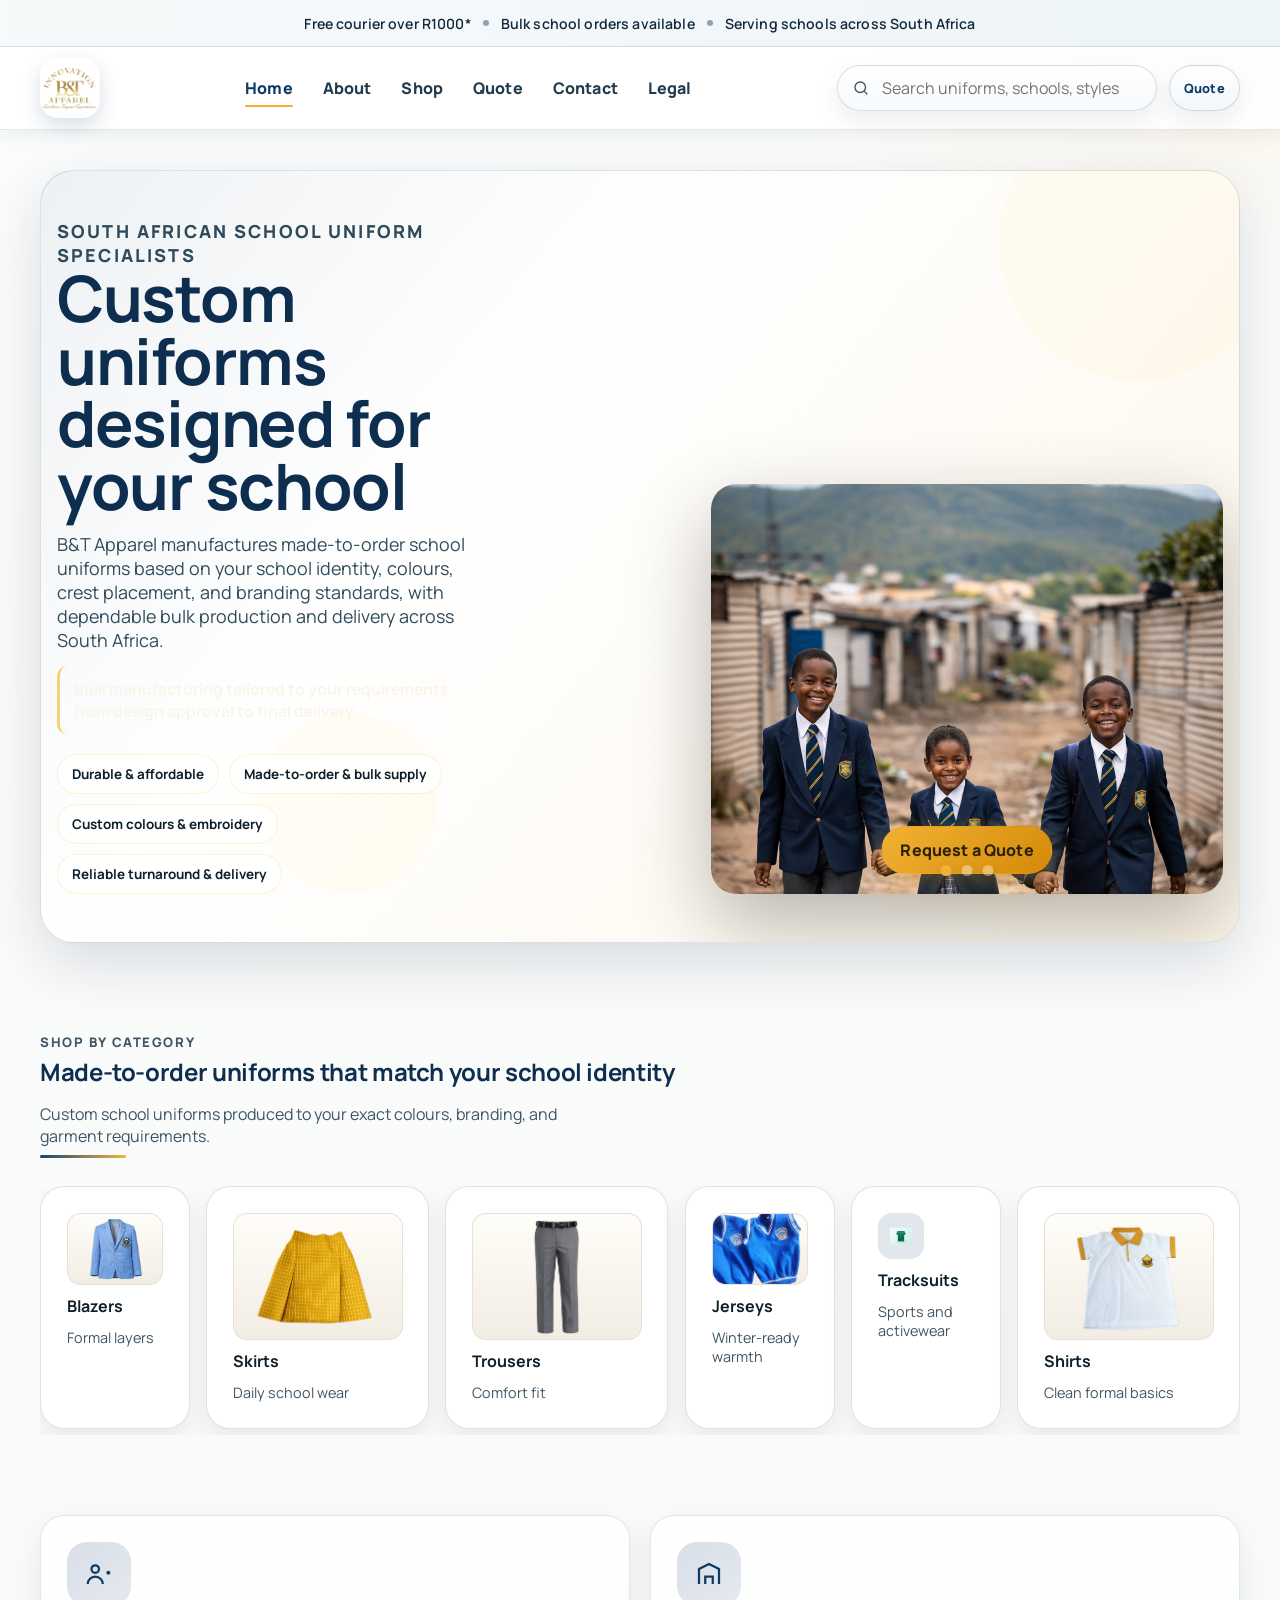
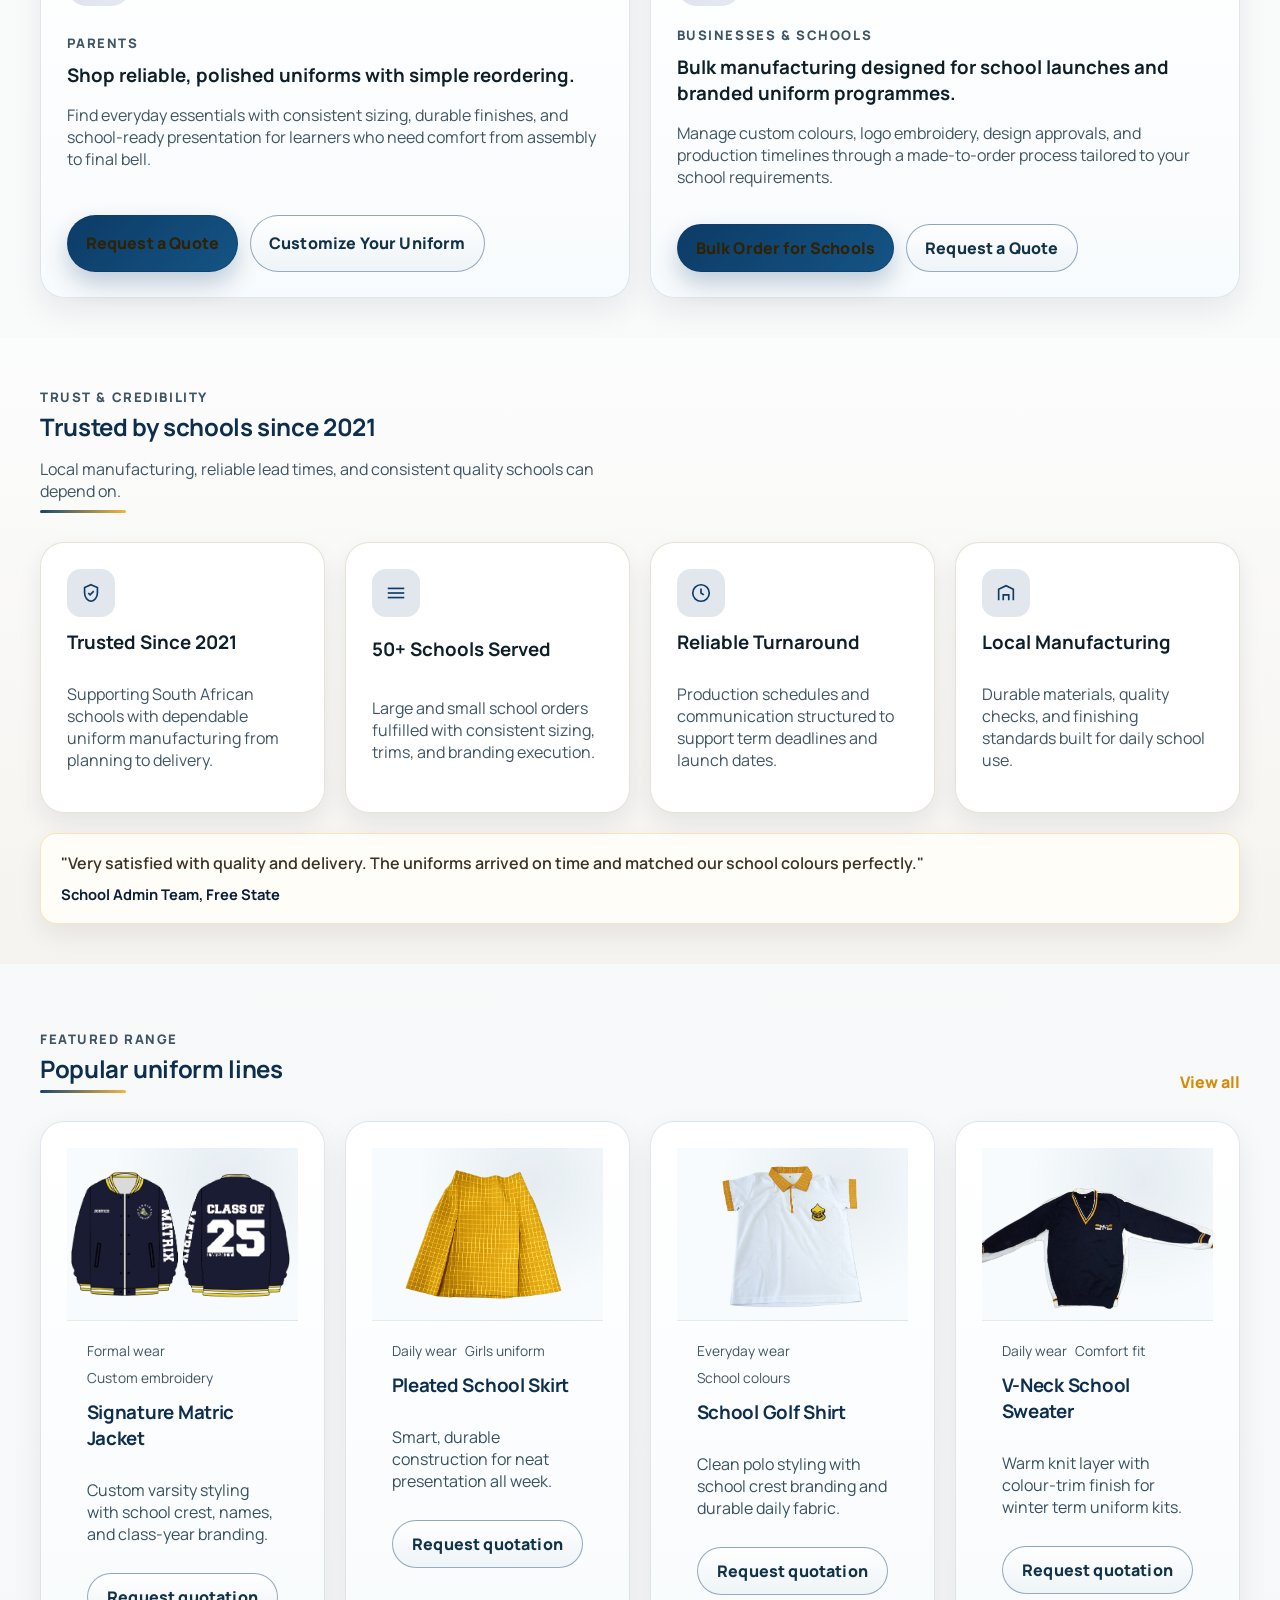
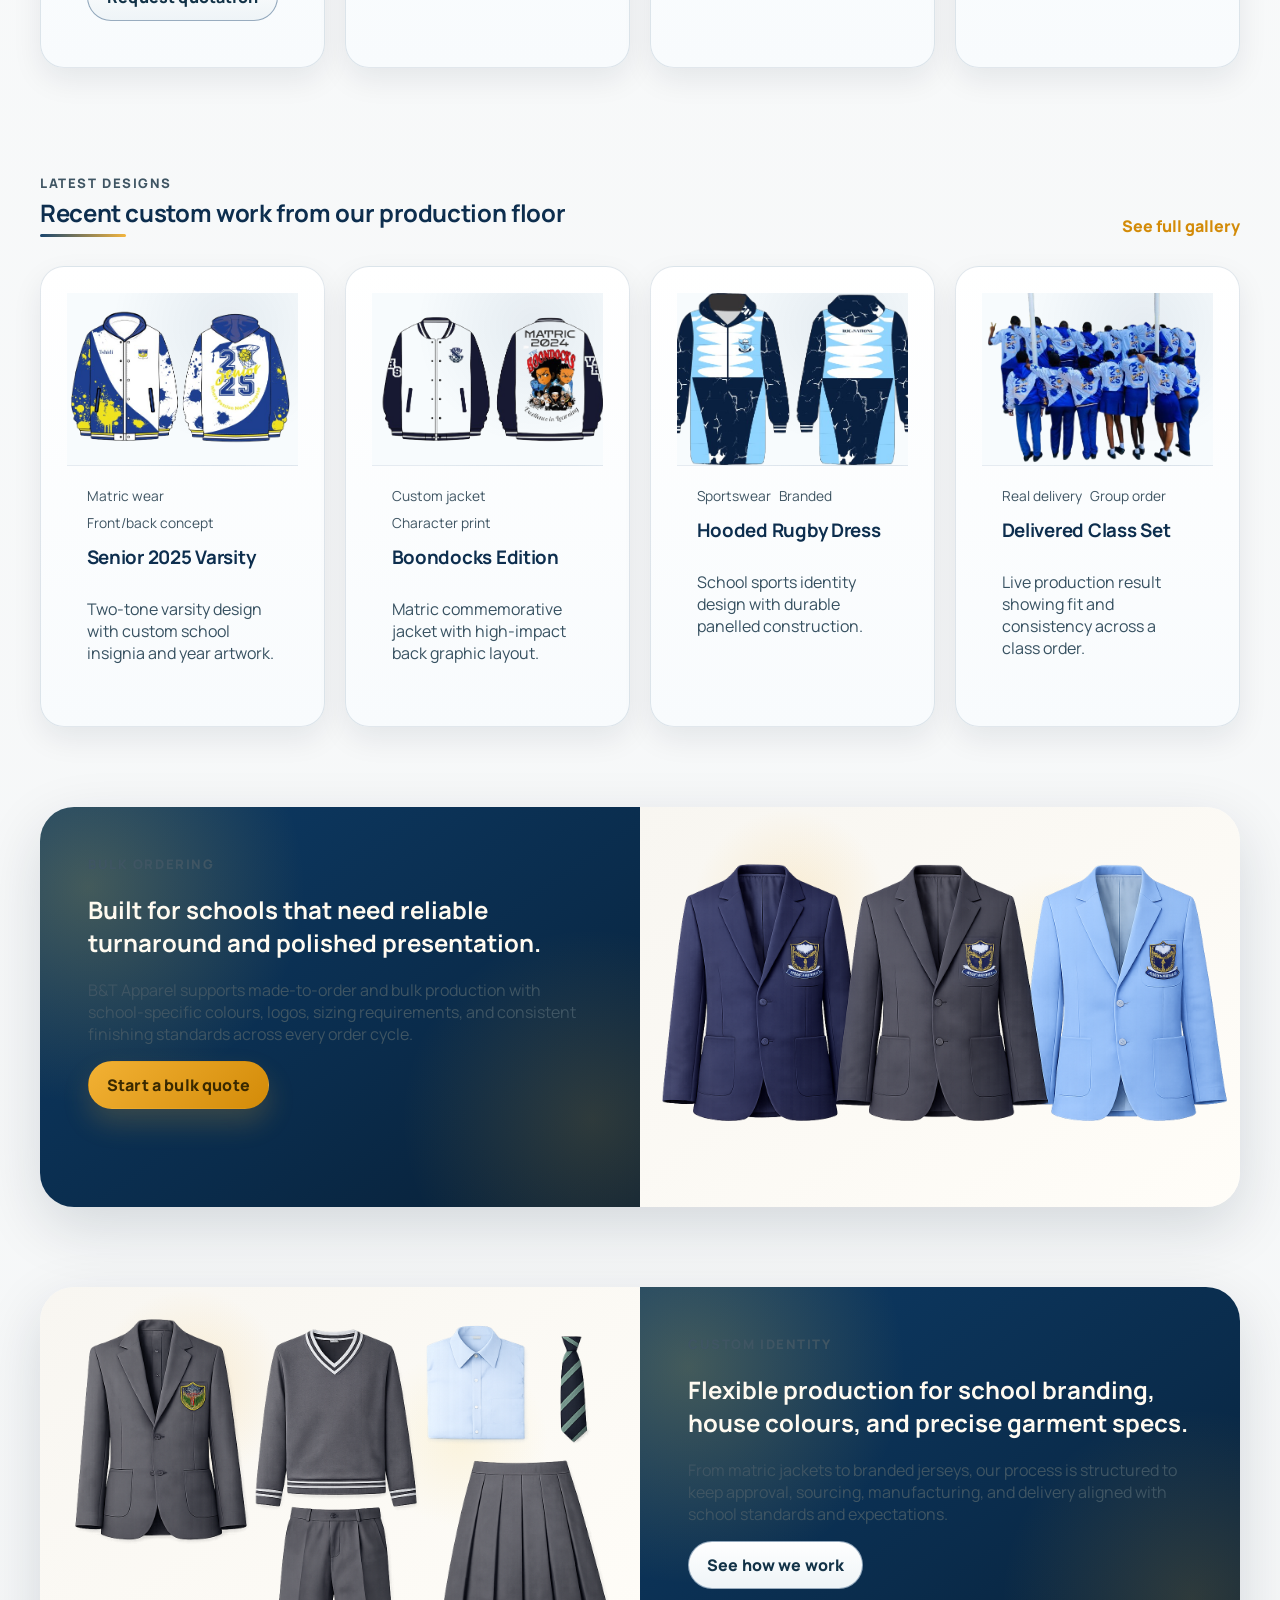
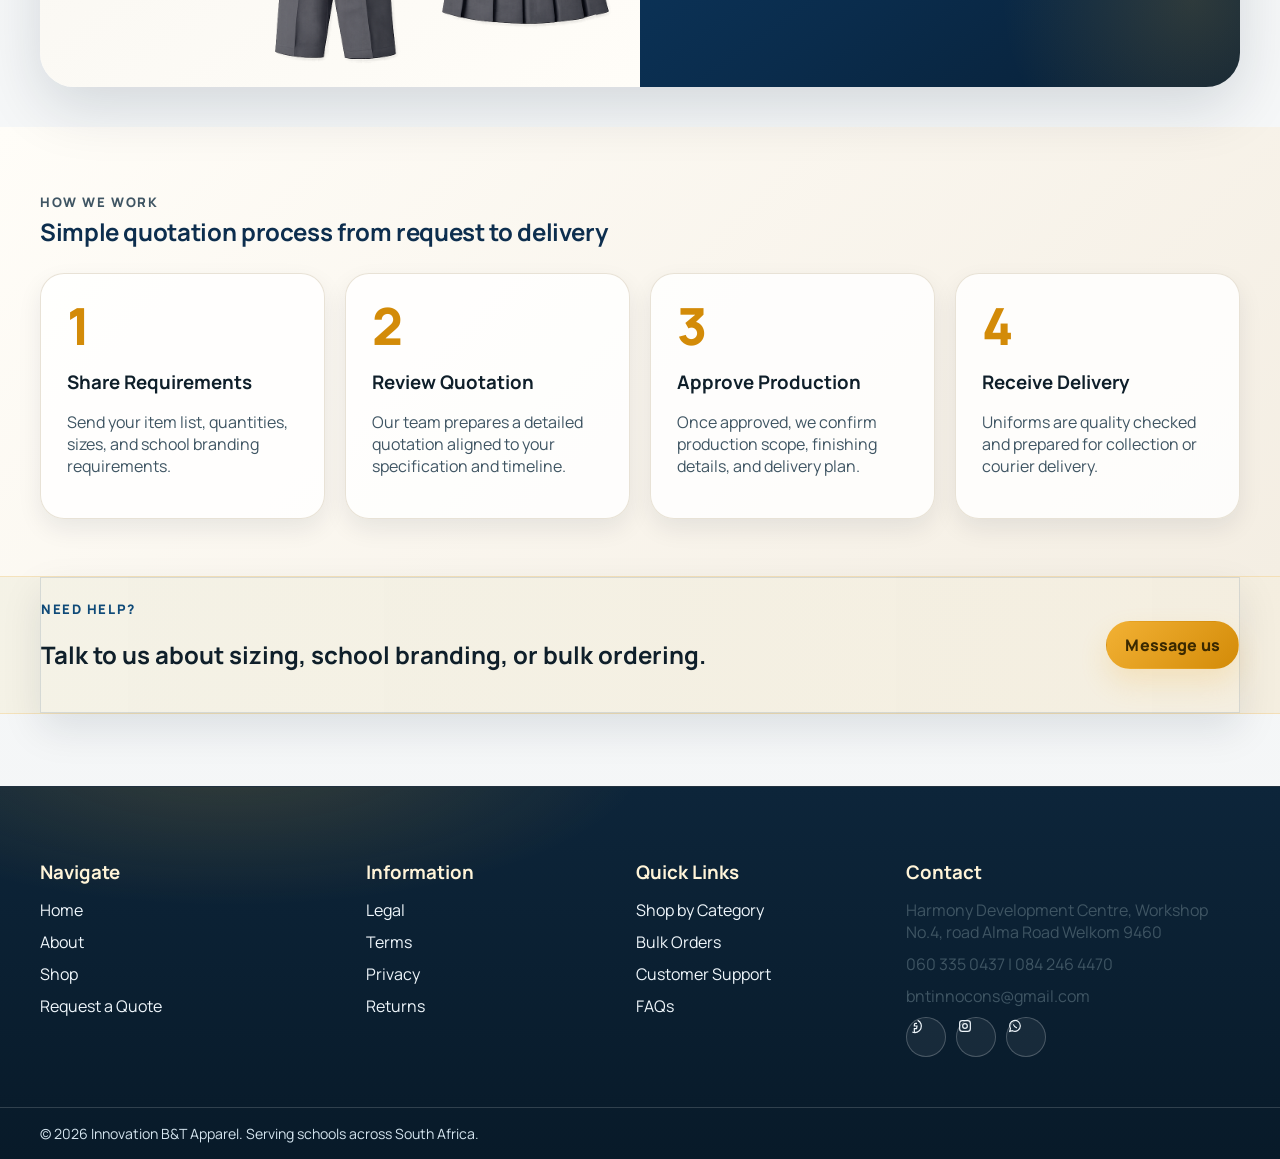
<file: index.html>
<!DOCTYPE html>
<html lang="en">
<head>
  <meta charset="UTF-8">
  <meta name="viewport" content="width=device-width, initial-scale=1.0">
  <title>B&amp;T Apparel | Premium School Uniform Store</title>
  <meta name="description" content="Innovation B&amp;T Apparel supplies custom school uniforms, varsity jackets, dresses, polos, skirts, sweaters and bulk school orders in South Africa.">
  <meta name="robots" content="index,follow">
  <link rel="canonical" href="https://www.example.com/">
  <meta property="og:type" content="website">
  <meta property="og:title" content="B&amp;T Apparel | Premium School Uniform Store">
  <meta property="og:description" content="Custom school uniforms and bulk production for schools across South Africa.">
  <meta property="og:url" content="https://www.example.com/">
  <meta property="og:image" content="https://www.example.com/assets/assets/images/logo/logo-1024.png">
  <meta name="twitter:card" content="summary_large_image">
  <meta name="twitter:title" content="B&amp;T Apparel | Premium School Uniform Store">
  <meta name="twitter:description" content="Custom school uniforms and bulk production for schools across South Africa.">
  <meta name="twitter:image" content="https://www.example.com/assets/assets/images/logo/logo-1024.png">
  <link rel="preconnect" href="https://fonts.googleapis.com">
  <link rel="preconnect" href="https://fonts.gstatic.com" crossorigin>
  <link href="https://fonts.googleapis.com/css2?family=Manrope:wght@400;500;600;700;800&display=swap" rel="stylesheet">
  <link rel="stylesheet" href="styles.css">
  <link rel="icon" type="image/png" sizes="256x256" href="assets/assets/images/logo/logo-256.png">
  <link rel="apple-touch-icon" href="assets/assets/images/logo/logo-256.png">
  <script type="application/ld+json">
  {
    "@context": "https://schema.org",
    "@type": "Organization",
    "name": "Innovation B&T Apparel",
    "url": "https://www.example.com/",
    "logo": "https://www.example.com/assets/assets/images/logo/logo-512.png",
    "email": "bntinnocons@gmail.com",
    "telephone": "+27 60 335 0437",
    "address": {
      "@type": "PostalAddress",
      "streetAddress": "Harmony Development Centre, Workshop No.4, road Alma Road",
      "addressLocality": "Welkom",
      "postalCode": "9460",
      "addressCountry": "ZA"
    }
  }
  </script>
</head>
<body>
  <div class="promo-bar">
    <div class="container promo-inner">
      <p>Free courier over R1000*</p>
      <span class="promo-divider" aria-hidden="true"></span>
      <p>Bulk school orders available</p>
      <span class="promo-divider" aria-hidden="true"></span>
      <p>Serving schools across South Africa</p>
    </div>
  </div>

  <header class="site-header">
    <div class="container header-shell">
      <a class="brand" href="index.html" aria-label="B and T Apparel home">
        <img
          class="brand-logo"
          src="assets/assets/images/logo/logo-256.png"
          srcset="assets/assets/images/logo/logo-256.png 256w, assets/assets/images/logo/logo-512.png 512w, assets/assets/images/logo/logo-1024.png 1024w"
          sizes="(max-width: 767px) 44px, 52px"
          alt="Innovation B and T Apparel logo"
        >
      </a>

      <nav class="nav-links" aria-label="Primary">
        <a class="active" href="index.html">Home</a>
        <a href="about.html">About</a>
        <a href="shop.html">Shop</a>
        <a href="quote.html">Quote</a>
        <a href="contact.html">Contact</a>
        <a href="legal.html">Legal</a>
      </nav>

      <div class="header-tools">
        <label class="search-shell" aria-label="Search">
          <svg viewBox="0 0 24 24" fill="none" stroke="currentColor" stroke-width="1.8" stroke-linecap="round" stroke-linejoin="round" aria-hidden="true"><circle cx="11" cy="11" r="7"></circle><path d="m20 20-3.5-3.5"></path></svg>
          <input type="search" placeholder="Search uniforms, schools, styles">
        </label>
        
        <a class="icon-btn quote-shortcut" href="quote.html" aria-label="Request quotation">Quote</a>
      </div>

      <div class="mobile-actions">
        <a class="icon-btn quote-shortcut" href="quote.html" aria-label="Request quotation">Quote</a>
        <button class="menu-toggle" type="button" aria-label="Open menu" aria-expanded="false" data-menu-toggle>
          <span></span><span></span><span></span>
        </button>
      </div>
    </div>
  </header>

  <aside class="drawer" data-mobile-drawer>
    <div class="drawer-backdrop" data-drawer-backdrop></div>
    <div class="drawer-panel">
      <div class="drawer-top">
        <div class="brand-copy">
          <strong>Innovation B&amp;T Apparel</strong>
          <small>Company profile and quotation requests</small>
        </div>
        <button class="drawer-close" type="button" aria-label="Close menu" data-drawer-close>&times;</button>
      </div>
      <label class="drawer-search" aria-label="Search">
        <svg viewBox="0 0 24 24" fill="none" stroke="currentColor" stroke-width="1.8" stroke-linecap="round" stroke-linejoin="round" aria-hidden="true"><circle cx="11" cy="11" r="7"></circle><path d="m20 20-3.5-3.5"></path></svg>
        <input type="search" placeholder="Search uniforms">
      </label>
      <nav class="drawer-nav" aria-label="Mobile navigation">
        <a href="index.html" data-drawer-link>Home</a>
        <a href="about.html" data-drawer-link>About</a>
        <a href="shop.html" data-drawer-link>Shop</a>
        <a href="quote.html" data-drawer-link>Quote</a>
        <a href="contact.html" data-drawer-link>Contact</a>
        <a href="legal.html" data-drawer-link>Legal</a>
      </nav>
    </div>
  </aside>

  <main>
    <section class="section-tight">
      <div class="container">
        <div class="hero-shell">
          <div class="container">
            <div class="hero-layout">
              <div class="hero-copy">
                <p class="section-label">South African School Uniform Specialists</p>
                <!-- Improved: Custom manufacturing headline and positioning -->
                <h1>Custom uniforms designed for your school</h1>
                <p>B&amp;T Apparel manufactures made-to-order school uniforms based on your school identity, colours, crest placement, and branding standards, with dependable bulk production and delivery across South Africa.</p>
                <!-- Added: Custom manufacturing message -->
                <p class="hero-manufacturing-note">Bulk manufacturing tailored to your requirements, from design approval to final delivery.</p>
                <div class="hero-trust-strip" aria-label="Key service strengths">
                  <span>Durable &amp; affordable</span>
                  <span>Made-to-order &amp; bulk supply</span>
                  <span>Custom colours &amp; embroidery</span>
                  <span>Reliable turnaround &amp; delivery</span>
                </div>
              </div>
              <div class="hero-right">
                <div class="hero-slideshow" aria-label="Featured uniform gallery" data-slideshow>
                  <img
                    class="hero-image is-active"
                    src="assets/assets/images/hero/south-african-disadvantaged-community-school-uniform-hope.jpg.png"
                    alt="South African school learners wearing uniforms"
                    data-slide
                  >
                  <img
                    class="hero-image"
                    src="assets/assets/images/hero/school-uniform-set.png"
                    alt="School uniform set laid out for display"
                    data-slide
                  >
                  <img
                    class="hero-image"
                    src="assets/assets/images/branding/custom-school-uniform-design.png"
                    alt="Custom branded school uniform designs"
                    data-slide
                  >
                  <div class="hero-dots" aria-label="Slideshow navigation">
                    <button class="hero-dot is-active" type="button" aria-label="Show slide 1" data-slide-dot></button>
                    <button class="hero-dot" type="button" aria-label="Show slide 2" data-slide-dot></button>
                    <button class="hero-dot" type="button" aria-label="Show slide 3" data-slide-dot></button>
                  </div>
                </div>
                <!-- Improved: Above-the-fold primary CTA -->
                <a class="btn hero-quote-btn" href="quote.html">Request a Quote</a>
              </div>
            </div>
          </div>
        </div>
      </div>
    </section>

    <section class="section-tight">
      <div class="container">
        <div class="section-head">
          <div class="title-stack">
            <p class="section-label">Shop by Category</p>
            <!-- Improved: Custom manufacturing emphasis near top -->
            <h2>Made-to-order uniforms that match your school identity</h2>
            <p>Custom school uniforms produced to your exact colours, branding, and garment requirements.</p>
            <div class="title-rule"></div>
          </div>
        </div>
        <div class="chip-row" aria-label="Category strip">
          <article class="category-tile">
            <span class="category-media">
              <!-- Updated: Blazers image -->
              <img src="assets/assets/images/showcase/blazers/grey-school-uniform-blazer.png" alt="School blazer front view">
            </span>
            <strong>Blazers</strong>
            <span>Formal layers</span>
          </article>
          <article class="category-tile">
            <span class="category-media">
              <img src="assets/assets/images/showcase/skirts/yellow-plaid-school-skirt.png" alt="School skirt">
            </span>
            <strong>Skirts</strong>
            <span>Daily school wear</span>
          </article>
          <article class="category-tile">
            <span class="category-media">
              <img src="assets/assets/images/products/grey-school-pants.png" alt="School trousers">
            </span>
            <strong>Trousers</strong>
            <span>Comfort fit</span>
          </article>
          <article class="category-tile">
            <span class="category-media">
              <img src="assets/assets/images/showcase/jerseys/blue-aurora-school-jersey-photo.png" alt="School jersey">
            </span>
            <strong>Jerseys</strong>
            <span>Winter-ready warmth</span>
          </article>
          <article class="category-tile">
            <!-- Reverted: Tracksuits back to icon -->
            <span class="icon-wrap"><img src="assets/assets/images/icons/uniform-tracksuit.svg" alt="" aria-hidden="true"></span>
            <strong>Tracksuits</strong>
            <span>Sports and activewear</span>
          </article>
          <article class="category-tile">
            <span class="category-media">
              <img src="assets/assets/images/showcase/polos/white-gold-trim-school-polo.png" alt="School shirt">
            </span>
            <strong>Shirts</strong>
            <span>Clean formal basics</span>
          </article>
          <!-- Removed: Embroidery category -->
        </div>
      </div>
    </section>

    <section class="section-tight">
      <div class="container audience-grid">
        <article class="card audience-card">
          <span class="audience-hero"><svg viewBox="0 0 24 24" fill="none" stroke="currentColor" stroke-width="1.8"><circle cx="9" cy="8" r="3"></circle><path d="M3 20a6 6 0 0 1 12 0"></path><path d="M18 11h3"></path><path d="M19.5 9.5v3"></path></svg></span>
          <div>
            <p class="section-label">Parents</p>
            <h3>Shop reliable, polished uniforms with simple reordering.</h3>
            <p>Find everyday essentials with consistent sizing, durable finishes, and school-ready presentation for learners who need comfort from assembly to final bell.</p>
          </div>
          <div class="btn-row">
            <!-- Improved: CTA button -->
            <a class="btn btn-primary" href="quote.html">Request a Quote</a>
            <!-- Added: CTA button -->
            <a class="btn btn-secondary" href="quote.html">Customize Your Uniform</a>
          </div>
        </article>

        <article class="card audience-card">
          <span class="audience-hero"><svg viewBox="0 0 24 24" fill="none" stroke="currentColor" stroke-width="1.8"><path d="M4 20V8l8-4 8 4v12"></path><path d="M9 20v-6h6v6"></path></svg></span>
          <div>
            <p class="section-label">Businesses &amp; Schools</p>
            <!-- Improved: Custom manufacturing message -->
            <h3>Bulk manufacturing designed for school launches and branded uniform programmes.</h3>
            <p>Manage custom colours, logo embroidery, design approvals, and production timelines through a made-to-order process tailored to your school requirements.</p>
          </div>
          <div class="btn-row">
            <!-- Improved: CTA button -->
            <a class="btn btn-primary" href="quote.html">Bulk Order for Schools</a>
            <!-- Added: CTA button -->
            <a class="btn btn-secondary" href="quote.html">Request a Quote</a>
          </div>
        </article>
      </div>
    </section>

    <!-- Added: Trust & credibility section -->
    <section class="section-tight trust-section">
      <div class="container">
        <div class="section-head">
          <div class="title-stack">
            <p class="section-label">Trust &amp; Credibility</p>
            <h2>Trusted by schools since 2021</h2>
            <p>Local manufacturing, reliable lead times, and consistent quality schools can depend on.</p>
            <div class="title-rule"></div>
          </div>
        </div>
        <div class="feature-grid trust-grid">
          <article class="feature-card trust-card">
            <span class="trust-icon" aria-hidden="true">
              <svg viewBox="0 0 24 24" fill="none" stroke="currentColor" stroke-width="1.8"><path d="M12 3l7 3v6c0 5-3.5 8.5-7 9-3.5-.5-7-4-7-9V6l7-3z"></path><path d="m9 12 2 2 4-4"></path></svg>
            </span>
            <h3>Trusted Since 2021</h3>
            <p>Supporting South African schools with dependable uniform manufacturing from planning to delivery.</p>
          </article>
          <article class="feature-card trust-card">
            <span class="trust-icon" aria-hidden="true">
              <svg viewBox="0 0 24 24" fill="none" stroke="currentColor" stroke-width="1.8"><path d="M3 12h18"></path><path d="M3 7h18"></path><path d="M3 17h18"></path></svg>
            </span>
            <h3>50+ Schools Served</h3>
            <p>Large and small school orders fulfilled with consistent sizing, trims, and branding execution.</p>
          </article>
          <article class="feature-card trust-card">
            <span class="trust-icon" aria-hidden="true">
              <svg viewBox="0 0 24 24" fill="none" stroke="currentColor" stroke-width="1.8"><circle cx="12" cy="12" r="9"></circle><path d="M12 7v5l3 2"></path></svg>
            </span>
            <h3>Reliable Turnaround</h3>
            <p>Production schedules and communication structured to support term deadlines and launch dates.</p>
          </article>
          <article class="feature-card trust-card">
            <span class="trust-icon" aria-hidden="true">
              <svg viewBox="0 0 24 24" fill="none" stroke="currentColor" stroke-width="1.8"><path d="M4 20V8l8-4 8 4v12"></path><path d="M9 20v-6h6v6"></path></svg>
            </span>
            <h3>Local Manufacturing</h3>
            <p>Durable materials, quality checks, and finishing standards built for daily school use.</p>
          </article>
        </div>
        <div class="trust-testimonial">
          <p>"Very satisfied with quality and delivery. The uniforms arrived on time and matched our school colours perfectly."</p>
          <strong>School Admin Team, Free State</strong>
        </div>
      </div>
    </section>

    <section class="section">
      <div class="container">
        <div class="section-head">
          <div class="title-stack">
            <p class="section-label">Featured Range</p>
            <h2>Popular uniform lines</h2>
            <div class="title-rule"></div>
          </div>
          <a class="section-link" href="shop.html">View all</a>
        </div>

        <div class="product-grid">
          <article class="card product-card">
            <div class="product-media"><img src="assets/assets/images/showcase/jackets/navy-class-of-2025-varsity-jacket.png" alt="Navy class of 2025 varsity jacket design"></div>
            <div class="product-body">
              <div class="product-meta"><span>Formal wear</span><span>Custom embroidery</span></div>
              <h3>Signature Matric Jacket</h3>
              <p>Custom varsity styling with school crest, names, and class-year branding.</p>
              <a class="btn btn-secondary" href="quote.html">Request quotation</a>
            </div>
          </article>

          <article class="card product-card">
            <div class="product-media"><img src="assets/assets/images/showcase/skirts/yellow-plaid-school-skirt.png" alt="Yellow plaid school skirt"></div>
            <div class="product-body">
              <div class="product-meta"><span>Daily wear</span><span>Girls uniform</span></div>
              <h3>Pleated School Skirt</h3>
              <p>Smart, durable construction for neat presentation all week.</p>
              <a class="btn btn-secondary" href="quote.html">Request quotation</a>
            </div>
          </article>

          <article class="card product-card">
            <div class="product-media"><img src="assets/assets/images/showcase/polos/white-gold-trim-school-polo.png" alt="White and gold school polo shirt"></div>
            <div class="product-body">
              <div class="product-meta"><span>Everyday wear</span><span>School colours</span></div>
              <h3>School Golf Shirt</h3>
              <p>Clean polo styling with school crest branding and durable daily fabric.</p>
              <a class="btn btn-secondary" href="quote.html">Request quotation</a>
            </div>
          </article>

          <article class="card product-card">
            <div class="product-media"><img src="assets/assets/images/showcase/sweaters/navy-white-v-neck-school-sweater.png" alt="Navy and white v-neck school sweater"></div>
            <div class="product-body">
              <div class="product-meta"><span>Daily wear</span><span>Comfort fit</span></div>
              <h3>V-Neck School Sweater</h3>
              <p>Warm knit layer with colour-trim finish for winter term uniform kits.</p>
              <a class="btn btn-secondary" href="quote.html">Request quotation</a>
            </div>
          </article>
        </div>
      </div>
    </section>

    <section class="section-tight">
      <div class="container">
        <div class="section-head">
          <div class="title-stack">
            <p class="section-label">Latest Designs</p>
            <h2>Recent custom work from our production floor</h2>
            <div class="title-rule"></div>
          </div>
          <a class="section-link" href="shop.html">See full gallery</a>
        </div>

        <div class="product-grid">
          <article class="card product-card">
            <div class="product-media"><img src="assets/assets/images/showcase/jackets/white-blue-senior-2025-varsity-jacket.png" alt="White and blue senior 2025 varsity jacket design"></div>
            <div class="product-body">
              <div class="product-meta"><span>Matric wear</span><span>Front/back concept</span></div>
              <h3>Senior 2025 Varsity</h3>
              <p>Two-tone varsity design with custom school insignia and year artwork.</p>
            </div>
          </article>

          <article class="card product-card">
            <div class="product-media"><img src="assets/assets/images/showcase/jackets/black-navy-matric-2024-boondocks-varsity-jacket.png" alt="Matric 2024 boondocks varsity jacket design"></div>
            <div class="product-body">
              <div class="product-meta"><span>Custom jacket</span><span>Character print</span></div>
              <h3>Boondocks Edition</h3>
              <p>Matric commemorative jacket with high-impact back graphic layout.</p>
            </div>
          </article>

          <article class="card product-card">
            <div class="product-media"><img src="assets/assets/images/showcase/dresses/blue-roc-nations-hooded-rugby-dress.png" alt="Blue ROC Nations hooded rugby dress"></div>
            <div class="product-body">
              <div class="product-meta"><span>Sportswear</span><span>Branded</span></div>
              <h3>Hooded Rugby Dress</h3>
              <p>School sports identity design with durable panelled construction.</p>
            </div>
          </article>

          <article class="card product-card">
            <div class="product-media"><img src="assets/assets/images/showcase/groups/blue-senior-2025-uniform-group-photo.png" alt="Senior 2025 uniform group photo"></div>
            <div class="product-body">
              <div class="product-meta"><span>Real delivery</span><span>Group order</span></div>
              <h3>Delivered Class Set</h3>
              <p>Live production result showing fit and consistency across a class order.</p>
            </div>
          </article>
        </div>
      </div>
    </section>

    <section class="section-tight">
      <div class="container">
        <div class="split-section">
          <div class="split-copy">
            <p class="section-label">Bulk Ordering</p>
            <h2>Built for schools that need reliable turnaround and polished presentation.</h2>
            <p>B&amp;T Apparel supports made-to-order and bulk production with school-specific colours, logos, sizing requirements, and consistent finishing standards across every order cycle.</p>
            <div class="btn-row">
              <a class="btn btn-accent" href="quote.html">Start a bulk quote</a>
            </div>
          </div>
          <div class="split-media">
            <img src="assets/assets/images/hero/school-uniform-set.png" alt="School uniform set for bulk ordering">
          </div>
        </div>
      </div>
    </section>

    <section class="section-tight">
      <div class="container">
        <div class="split-section reverse">
          <div class="split-copy">
            <p class="section-label">Custom Identity</p>
            <h2>Flexible production for school branding, house colours, and precise garment specs.</h2>
            <p>From matric jackets to branded jerseys, our process is structured to keep approval, sourcing, manufacturing, and delivery aligned with school standards and expectations.</p>
            <div class="btn-row">
              <a class="btn btn-secondary" href="about.html">See how we work</a>
            </div>
          </div>
          <div class="split-media">
            <img src="assets/assets/images/branding/custom-school-uniform-design.png" alt="Custom school uniform design options">
          </div>
        </div>
      </div>
    </section>

    <section class="section steps-band">
      <div class="container">
        <div class="section-head">
          <div class="title-stack">
            <p class="section-label">How We Work</p>
            <h2>Simple quotation process from request to delivery</h2>
          </div>
        </div>
        <div class="steps-grid">
          <article class="step-card">
            <div class="step-number">1</div>
            <h3>Share Requirements</h3>
            <p>Send your item list, quantities, sizes, and school branding requirements.</p>
          </article>
          <article class="step-card">
            <div class="step-number">2</div>
            <h3>Review Quotation</h3>
            <p>Our team prepares a detailed quotation aligned to your specification and timeline.</p>
          </article>
          <article class="step-card">
            <div class="step-number">3</div>
            <h3>Approve Production</h3>
            <p>Once approved, we confirm production scope, finishing details, and delivery plan.</p>
          </article>
          <article class="step-card">
            <div class="step-number">4</div>
            <h3>Receive Delivery</h3>
            <p>Uniforms are quality checked and prepared for collection or courier delivery.</p>
          </article>
        </div>
      </div>
    </section>

    <section class="help-band">
      <div class="container help-wrap">
        <div>
          <p class="section-label">Need help?</p>
          <h2>Talk to us about sizing, school branding, or bulk ordering.</h2>
        </div>
        <a class="btn btn-accent" href="contact.html">Message us</a>
      </div>
    </section>
  </main>

  <footer class="site-footer">
    <div class="container footer-main">
      <div class="footer-grid">
        <div class="footer-block">
          <h3>Navigate</h3>
          <a href="index.html">Home</a>
          <a href="about.html">About</a>
          <a href="shop.html">Shop</a>
          <a href="quote.html">Request a Quote</a>
        </div>
        <div class="footer-block">
          <h3>Information</h3>
          <a href="legal.html">Legal</a>
          <a href="legal/terms.html">Terms</a>
          <a href="legal/privacy.html">Privacy</a>
          <a href="legal/returns.html">Returns</a>
        </div>
        <div class="footer-block">
          <h3>Quick Links</h3>
          <a href="shop.html">Shop by Category</a>
          <a href="quote.html">Bulk Orders</a>
          <a href="contact.html">Customer Support</a>
          <a href="legal/faq.html">FAQs</a>
        </div>
        <div class="footer-block">
          <h3>Contact</h3>
          <p>Harmony Development Centre, Workshop No.4, road Alma Road Welkom 9460</p>
          <p>060 335 0437 | 084 246 4470</p>
          <p>bntinnocons@gmail.com</p>
          <div class="social-row">
            <a class="social-link" href="#" aria-label="Facebook"><svg viewBox="0 0 24 24" fill="none" stroke="currentColor" stroke-width="1.8"><path d="M15 8h-2a2 2 0 0 0-2 2v2h4l-.6 4H11v5"></path><path d="M16 3.5A9.5 9.5 0 1 1 8 21"></path></svg></a>
            <a class="social-link" href="#" aria-label="Instagram"><svg viewBox="0 0 24 24" fill="none" stroke="currentColor" stroke-width="1.8"><rect x="4" y="4" width="16" height="16" rx="4"></rect><circle cx="12" cy="12" r="3.5"></circle><path d="M17.5 6.5h.01"></path></svg></a>
            <a class="social-link" href="https://wa.me/27603350437?text=Hello%20B%26T%20Apparel%2C%20I%20would%20like%20a%20quotation." target="_blank" rel="noopener" aria-label="WhatsApp"><svg viewBox="0 0 24 24" fill="none" stroke="currentColor" stroke-width="1.8"><path d="M20 12a8 8 0 0 1-11.7 7L4 20l1.2-4.1A8 8 0 1 1 20 12Z"></path><path d="M9.5 9.5c1 3 2.5 4.5 5.5 5.5"></path></svg></a>
          </div>
        </div>
      </div>
    </div>
    <div class="copyright-strip">
      <div class="container">© 2026 Innovation B&amp;T Apparel. Serving schools across South Africa.</div>
    </div>
  </footer>

  <script src="main.js"></script>
  <script src="assets/assets/js/scroll-anim.js"></script>
</body>
</html>
</file>
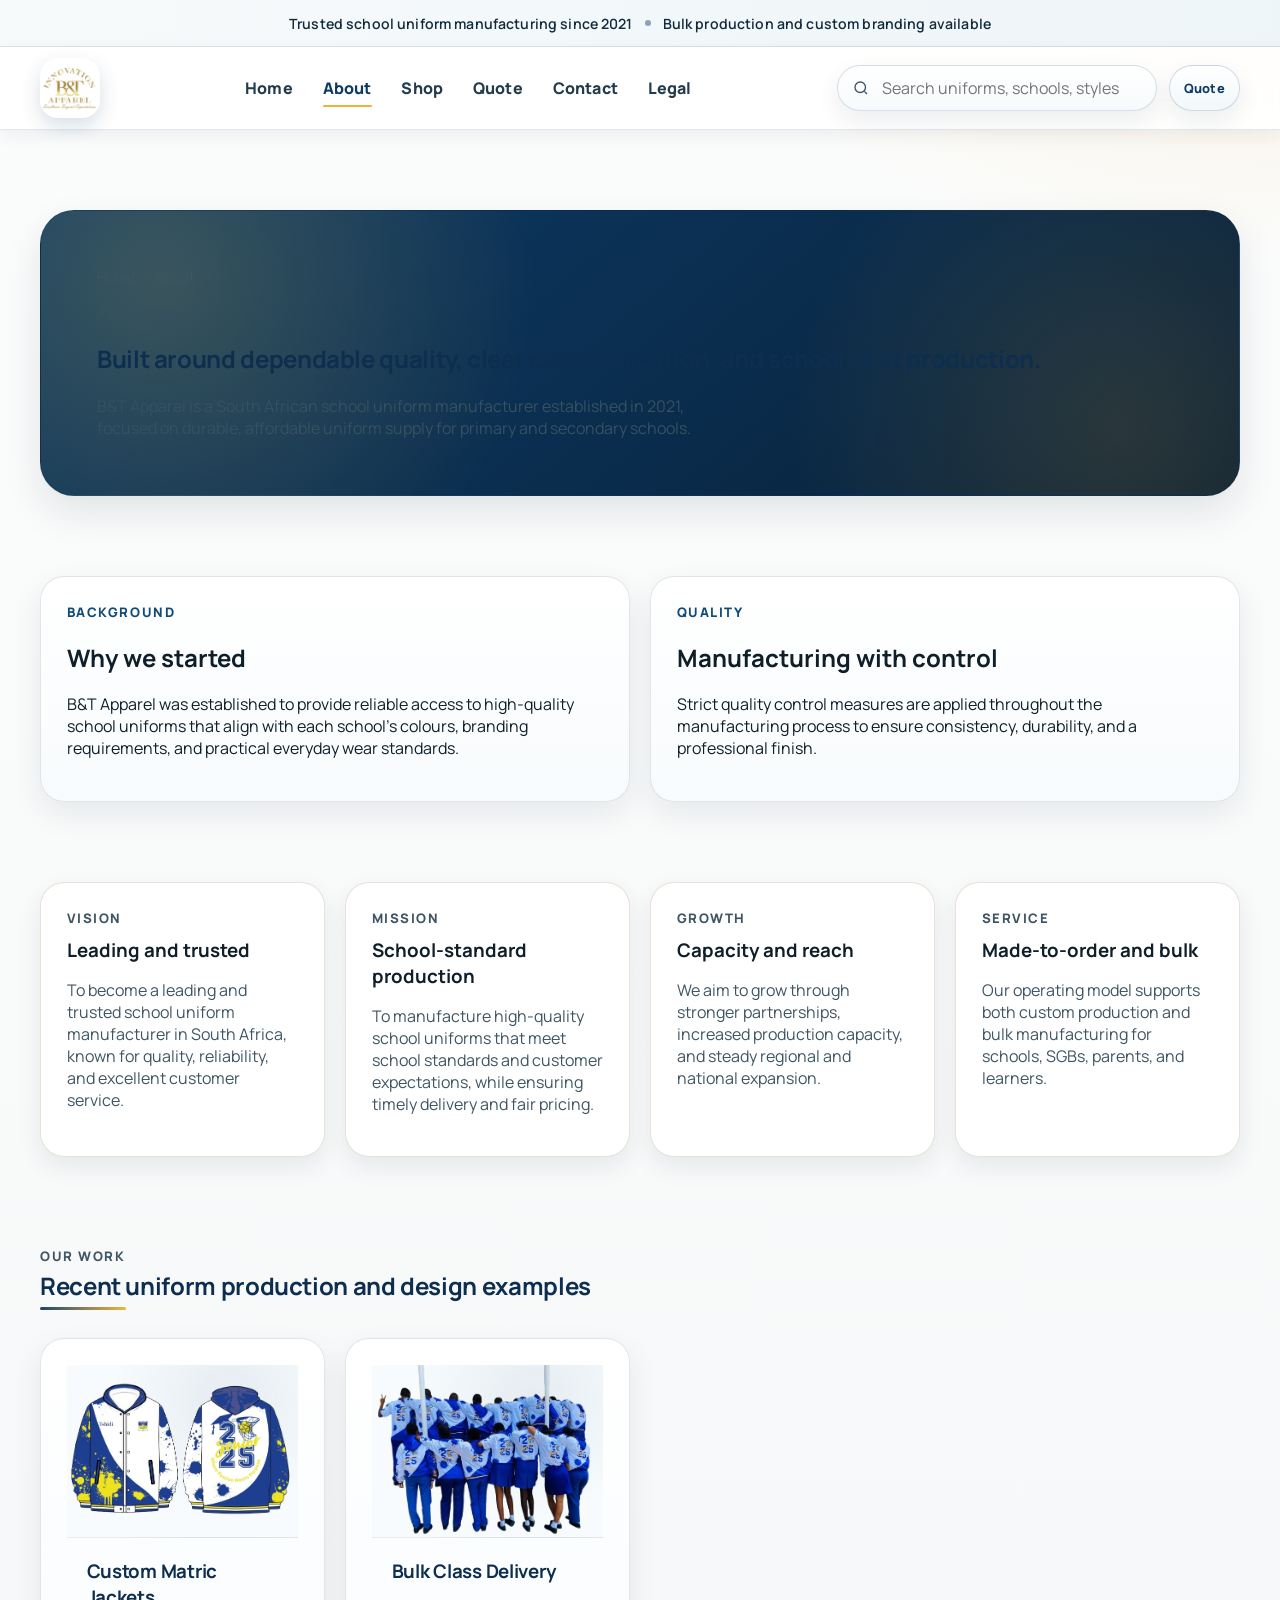
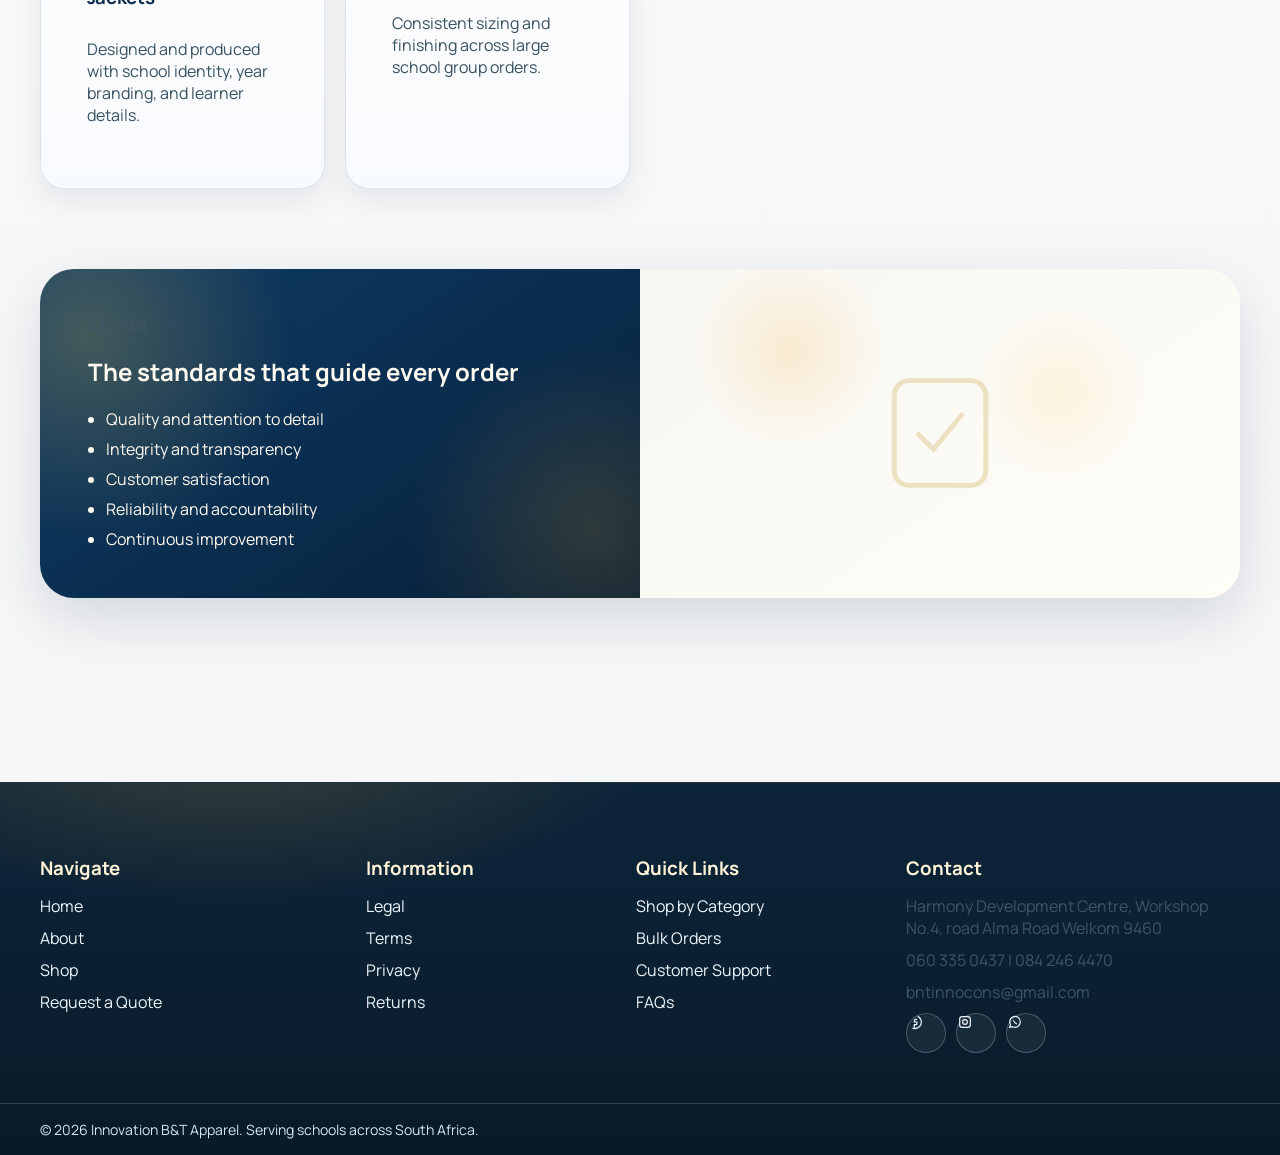
<file: about.html>
<!DOCTYPE html>
<html lang="en">
<head>
  <meta charset="UTF-8">
  <meta name="viewport" content="width=device-width, initial-scale=1.0">
  <meta name="color-scheme" content="light">
  <title>About | B&amp;T Apparel</title>
  <meta name="description" content="Learn about Innovation B&amp;T Apparel, our school uniform production focus, custom branding process, and support for schools across South Africa.">
  <meta name="robots" content="index,follow">
  <link rel="canonical" href="https://www.example.com/about.html">
  <meta property="og:type" content="website">
  <meta property="og:title" content="About | B&amp;T Apparel">
  <meta property="og:description" content="Company profile and school uniform production background for Innovation B&amp;T Apparel.">
  <meta property="og:url" content="https://www.example.com/about.html">
  <meta property="og:image" content="https://www.example.com/assets/assets/images/logo/logo-1024.png">
  <meta name="twitter:card" content="summary_large_image">
  <meta name="twitter:title" content="About | B&amp;T Apparel">
  <meta name="twitter:description" content="Company profile and school uniform production background for Innovation B&amp;T Apparel.">
  <meta name="twitter:image" content="https://www.example.com/assets/assets/images/logo/logo-1024.png">
  <link rel="preconnect" href="https://fonts.googleapis.com">
  <link rel="preconnect" href="https://fonts.gstatic.com" crossorigin>
  <link href="https://fonts.googleapis.com/css2?family=Manrope:wght@400;500;600;700;800&display=swap" rel="stylesheet">
  <link rel="stylesheet" href="styles.css">
  <link rel="icon" type="image/png" sizes="256x256" href="assets/assets/images/logo/logo-256.png">
  <link rel="apple-touch-icon" href="assets/assets/images/logo/logo-256.png">
  <script type="application/ld+json">
  {
    "@context": "https://schema.org",
    "@type": "Organization",
    "name": "Innovation B&T Apparel",
    "url": "https://www.example.com/",
    "logo": "https://www.example.com/assets/assets/images/logo/logo-512.png"
  }
  </script>
</head>
<body>
  <div class="promo-bar">
    <div class="container promo-inner">
      <p>Trusted school uniform manufacturing since 2021</p>
      <span class="promo-divider" aria-hidden="true"></span>
      <p>Bulk production and custom branding available</p>
    </div>
  </div>

  <header class="site-header">
    <div class="container header-shell">
      <a class="brand" href="index.html" aria-label="B and T Apparel home">
        <img
          class="brand-logo"
          src="assets/assets/images/logo/logo-256.png"
          srcset="assets/assets/images/logo/logo-256.png 256w, assets/assets/images/logo/logo-512.png 512w, assets/assets/images/logo/logo-1024.png 1024w"
          sizes="(max-width: 767px) 44px, 52px"
          alt="Innovation B and T Apparel logo"
        >
      </a>
      <nav class="nav-links" aria-label="Primary">
        <a href="index.html">Home</a>
        <a class="active" href="about.html">About</a>
        <a href="shop.html">Shop</a>
        <a href="quote.html">Quote</a>
        <a href="contact.html">Contact</a>
        <a href="legal.html">Legal</a>
      </nav>
      <div class="header-tools">
        <label class="search-shell"><svg viewBox="0 0 24 24" fill="none" stroke="currentColor" stroke-width="1.8"><circle cx="11" cy="11" r="7"></circle><path d="m20 20-3.5-3.5"></path></svg><input type="search" placeholder="Search uniforms, schools, styles"></label>
        
        <a class="icon-btn quote-shortcut" href="quote.html" aria-label="Request quotation">Quote</a>
      </div>
      <div class="mobile-actions">
        <a class="icon-btn quote-shortcut" href="quote.html" aria-label="Request quotation">Quote</a>
        <button class="menu-toggle" type="button" aria-label="Open menu" aria-expanded="false" data-menu-toggle><span></span><span></span><span></span></button>
      </div>
    </div>
  </header>

  <aside class="drawer" data-mobile-drawer>
    <div class="drawer-backdrop" data-drawer-backdrop></div>
    <div class="drawer-panel">
      <div class="drawer-top"><div class="brand-copy"><strong>Innovation B&amp;T Apparel</strong><small>Company profile and quotations</small></div><button class="drawer-close" type="button" data-drawer-close aria-label="Close menu">&times;</button></div>
      <label class="drawer-search"><svg viewBox="0 0 24 24" fill="none" stroke="currentColor" stroke-width="1.8"><circle cx="11" cy="11" r="7"></circle><path d="m20 20-3.5-3.5"></path></svg><input type="search" placeholder="Search uniforms"></label>
      <nav class="drawer-nav" aria-label="Mobile navigation">
        <a href="index.html" data-drawer-link>Home</a>
        <a href="about.html" data-drawer-link>About</a>
        <a href="shop.html" data-drawer-link>Shop</a>
        <a href="quote.html" data-drawer-link>Quote</a>
        <a href="contact.html" data-drawer-link>Contact</a>
        <a href="legal.html" data-drawer-link>Legal</a>
      </nav>
    </div>
  </aside>

  <main class="page-main">
    <section class="section-tight">
      <div class="container">
        <div class="hero-banner">
          <div class="breadcrumbs"><a href="index.html">Home</a><span>/</span><span>About</span></div>
          <p class="section-label">About Us</p>
          <h1>Built around dependable quality, clear communication, and school-first production.</h1>
          <p>B&amp;T Apparel is a South African school uniform manufacturer established in 2021, focused on durable, affordable uniform supply for primary and secondary schools.</p>
        </div>
      </div>
    </section>

    <section class="section-tight">
      <div class="container info-grid">
        <article class="card">
          <p class="section-label">Background</p>
          <h2>Why we started</h2>
          <p>B&amp;T Apparel was established to provide reliable access to high-quality school uniforms that align with each school&rsquo;s colours, branding requirements, and practical everyday wear standards.</p>
        </article>
        <article class="card">
          <p class="section-label">Quality</p>
          <h2>Manufacturing with control</h2>
          <p>Strict quality control measures are applied throughout the manufacturing process to ensure consistency, durability, and a professional finish.</p>
        </article>
      </div>
    </section>

    <section class="section-tight">
      <div class="container feature-grid">
        <article class="feature-card">
          <p class="section-label">Vision</p>
          <h3>Leading and trusted</h3>
          <p>To become a leading and trusted school uniform manufacturer in South Africa, known for quality, reliability, and excellent customer service.</p>
        </article>
        <article class="feature-card">
          <p class="section-label">Mission</p>
          <h3>School-standard production</h3>
          <p>To manufacture high-quality school uniforms that meet school standards and customer expectations, while ensuring timely delivery and fair pricing.</p>
        </article>
        <article class="feature-card">
          <p class="section-label">Growth</p>
          <h3>Capacity and reach</h3>
          <p>We aim to grow through stronger partnerships, increased production capacity, and steady regional and national expansion.</p>
        </article>
        <article class="feature-card">
          <p class="section-label">Service</p>
          <h3>Made-to-order and bulk</h3>
          <p>Our operating model supports both custom production and bulk manufacturing for schools, SGBs, parents, and learners.</p>
        </article>
      </div>
    </section>

    <section class="section-tight">
      <div class="container">
        <div class="section-head">
          <div class="title-stack">
            <p class="section-label">Our Work</p>
            <h2>Recent uniform production and design examples</h2>
            <div class="title-rule"></div>
          </div>
        </div>
        <div class="product-grid">
          <article class="card product-card">
            <div class="product-media"><img src="assets/assets/images/showcase/jackets/white-blue-senior-2025-varsity-jacket.png" alt="Senior varsity jacket design"></div>
            <div class="product-body">
              <h3>Custom Matric Jackets</h3>
              <p>Designed and produced with school identity, year branding, and learner details.</p>
            </div>
          </article>
          <article class="card product-card">
            <div class="product-media"><img src="assets/assets/images/showcase/groups/blue-senior-2025-uniform-group-photo.png" alt="Delivered class uniform set"></div>
            <div class="product-body">
              <h3>Bulk Class Delivery</h3>
              <p>Consistent sizing and finishing across large school group orders.</p>
            </div>
          </article>
        </div>
      </div>
    </section>

    <section class="section-tight">
      <div class="container">
        <div class="split-section">
          <div class="split-copy">
            <p class="section-label">Values</p>
            <h2>The standards that guide every order</h2>
            <ul class="list-clean">
              <li>Quality and attention to detail</li>
              <li>Integrity and transparency</li>
              <li>Customer satisfaction</li>
              <li>Reliability and accountability</li>
              <li>Continuous improvement</li>
            </ul>
          </div>
          <div class="split-media" aria-hidden="true">
            <svg viewBox="0 0 220 220" fill="none" stroke="currentColor" stroke-width="6"><rect x="54" y="46" width="112" height="128" rx="18"></rect><path d="m82 110 20 20 36-44"></path></svg>
          </div>
        </div>
      </div>
    </section>
  </main>

  <footer class="site-footer">
    <div class="container footer-main">
      <div class="footer-grid">
        <div class="footer-block"><h3>Navigate</h3><a href="index.html">Home</a><a href="about.html">About</a><a href="shop.html">Shop</a><a href="quote.html">Request a Quote</a></div>
        <div class="footer-block"><h3>Information</h3><a href="legal.html">Legal</a><a href="legal/terms.html">Terms</a><a href="legal/privacy.html">Privacy</a><a href="legal/returns.html">Returns</a></div>
        <div class="footer-block"><h3>Quick Links</h3><a href="shop.html">Shop by Category</a><a href="quote.html">Bulk Orders</a><a href="contact.html">Customer Support</a><a href="legal/faq.html">FAQs</a></div>
        <div class="footer-block"><h3>Contact</h3><p>Harmony Development Centre, Workshop No.4, road Alma Road Welkom 9460</p><p>060 335 0437 | 084 246 4470</p><p>bntinnocons@gmail.com</p><div class="social-row"><a class="social-link" href="#" aria-label="Facebook"><svg viewBox="0 0 24 24" fill="none" stroke="currentColor" stroke-width="1.8"><path d="M15 8h-2a2 2 0 0 0-2 2v2h4l-.6 4H11v5"></path><path d="M16 3.5A9.5 9.5 0 1 1 8 21"></path></svg></a><a class="social-link" href="#" aria-label="Instagram"><svg viewBox="0 0 24 24" fill="none" stroke="currentColor" stroke-width="1.8"><rect x="4" y="4" width="16" height="16" rx="4"></rect><circle cx="12" cy="12" r="3.5"></circle><path d="M17.5 6.5h.01"></path></svg></a><a class="social-link" href="https://wa.me/27603350437?text=Hello%20B%26T%20Apparel%2C%20I%20would%20like%20a%20quotation." target="_blank" rel="noopener" aria-label="WhatsApp"><svg viewBox="0 0 24 24" fill="none" stroke="currentColor" stroke-width="1.8"><path d="M20 12a8 8 0 0 1-11.7 7L4 20l1.2-4.1A8 8 0 1 1 20 12Z"></path><path d="M9.5 9.5c1 3 2.5 4.5 5.5 5.5"></path></svg></a></div></div>
      </div>
    </div>
    <div class="copyright-strip"><div class="container">© 2026 Innovation B&amp;T Apparel. Serving schools across South Africa.</div></div>
  </footer>

  <script src="main.js"></script>
  <script src="assets/assets/js/scroll-anim.js"></script>
</body>
</html>
</file>
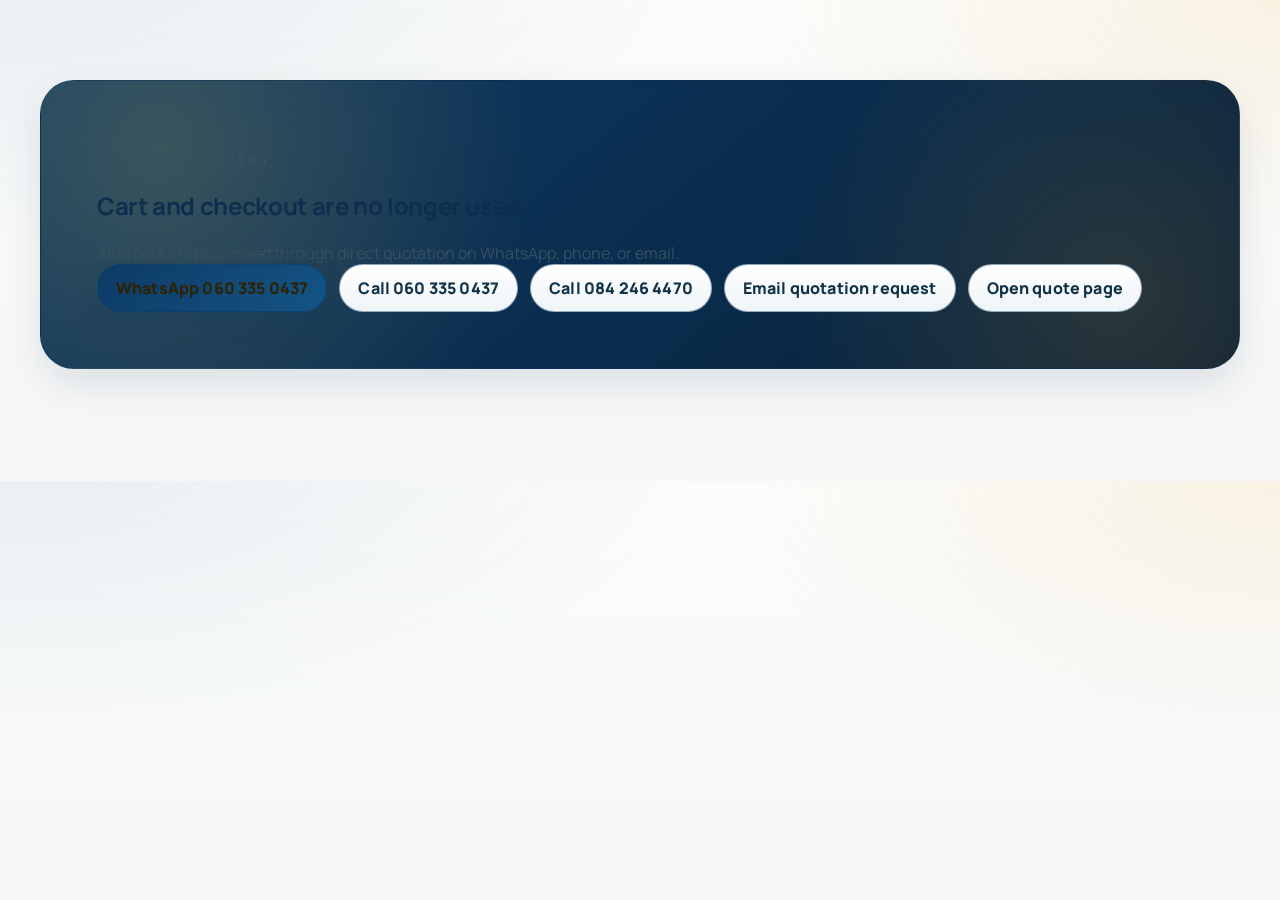
<file: cart.html>
<!DOCTYPE html>
<html lang="en">
<head>
  <meta charset="UTF-8">
  <meta name="viewport" content="width=device-width, initial-scale=1.0">
  <meta name="color-scheme" content="light">
  <title>Quotation Only | B&amp;T Apparel</title>
  <meta name="description" content="Cart is currently replaced by direct quotation at B&amp;T Apparel. Contact us on WhatsApp, phone or email to proceed.">
  <meta name="robots" content="noindex,follow">
  <link rel="canonical" href="https://www.example.com/cart.html">
  <meta property="og:type" content="website">
  <meta property="og:title" content="Quotation Only | B&amp;T Apparel">
  <meta property="og:description" content="Cart is currently replaced by direct quotation at B&amp;T Apparel.">
  <meta property="og:url" content="https://www.example.com/cart.html">
  <meta property="og:image" content="https://www.example.com/assets/assets/images/logo/logo-1024.png">
  <meta name="twitter:card" content="summary_large_image">
  <meta name="twitter:title" content="Quotation Only | B&amp;T Apparel">
  <meta name="twitter:description" content="Cart is currently replaced by direct quotation at B&amp;T Apparel.">
  <meta name="twitter:image" content="https://www.example.com/assets/assets/images/logo/logo-1024.png">
  <link rel="preconnect" href="https://fonts.googleapis.com">
  <link rel="preconnect" href="https://fonts.gstatic.com" crossorigin>
  <link href="https://fonts.googleapis.com/css2?family=Manrope:wght@400;500;600;700;800&display=swap" rel="stylesheet">
  <link rel="stylesheet" href="styles.css">
  <link rel="icon" type="image/png" sizes="256x256" href="assets/assets/images/logo/logo-256.png">
  <link rel="apple-touch-icon" href="assets/assets/images/logo/logo-256.png">
  <script type="application/ld+json">
  {
    "@context": "https://schema.org",
    "@type": "Organization",
    "name": "Innovation B&T Apparel",
    "url": "https://www.example.com/",
    "logo": "https://www.example.com/assets/assets/images/logo/logo-512.png"
  }
  </script>
</head>
<body>
  <main class="page-main">
    <section class="section-tight">
      <div class="container">
        <div class="hero-banner">
          <p class="section-label">Quotation Process</p>
          <h1>Cart and checkout are no longer used.</h1>
          <p>All orders are processed through direct quotation on WhatsApp, phone, or email.</p>
          <div class="btn-row">
            <a class="btn btn-primary" href="https://wa.me/27603350437?text=Hello%20B%26T%20Apparel%2C%20I%20would%20like%20a%20quotation." target="_blank" rel="noopener">WhatsApp 060 335 0437</a>
            <a class="btn btn-secondary" href="tel:0603350437">Call 060 335 0437</a>
            <a class="btn btn-secondary" href="tel:0842464470">Call 084 246 4470</a>
            <a class="btn btn-secondary" href="mailto:bntinnocons@gmail.com?subject=Quotation%20Request">Email quotation request</a>
            <a class="btn btn-secondary" href="quote.html">Open quote page</a>
          </div>
        </div>
      </div>
    </section>
  </main>

  <script src="main.js"></script>
  <script src="assets/assets/js/scroll-anim.js"></script>
</body>
</html>
</file>
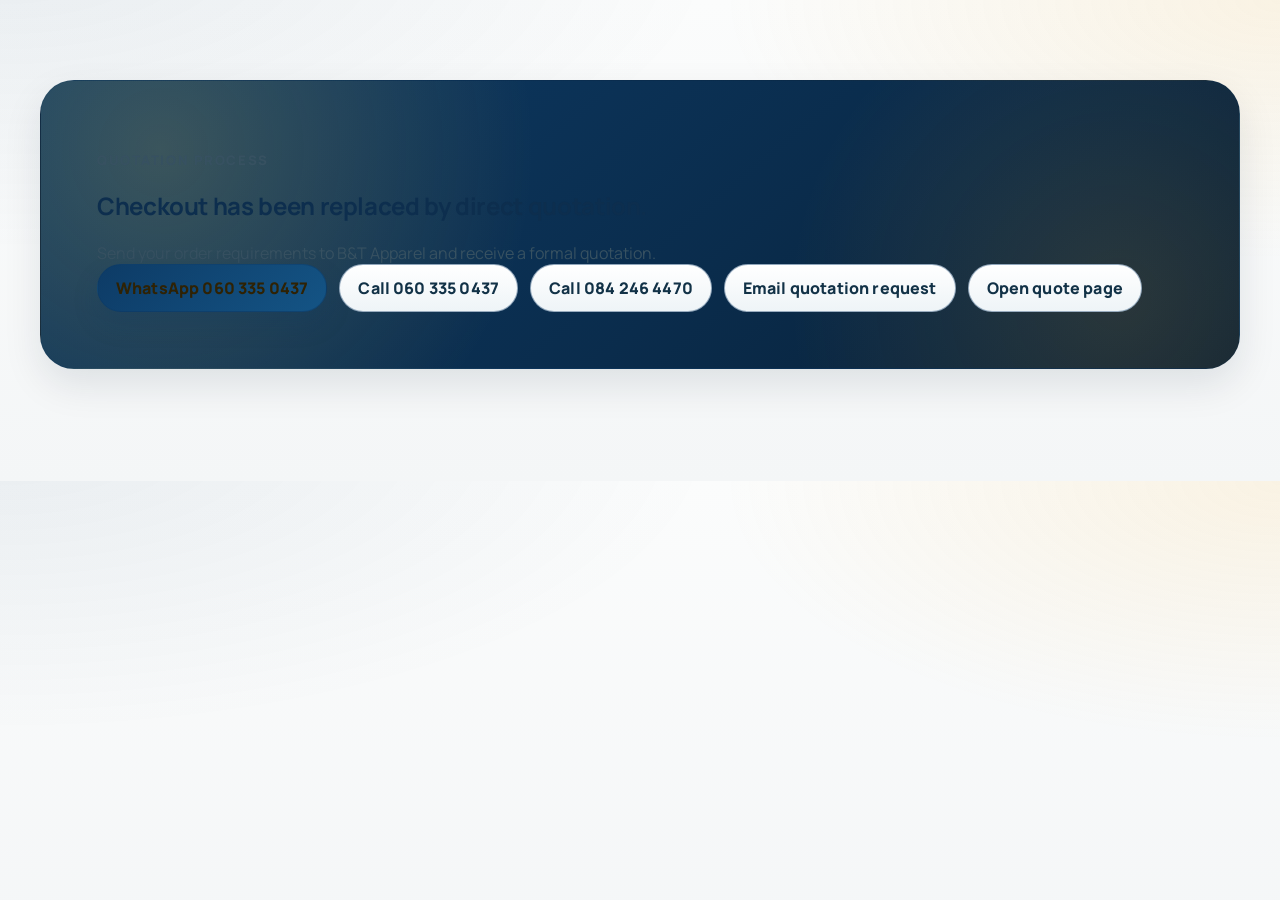
<file: checkout.html>
<!DOCTYPE html>
<html lang="en">
<head>
  <meta charset="UTF-8">
  <meta name="viewport" content="width=device-width, initial-scale=1.0">
  <meta name="color-scheme" content="light">
  <title>Quotation Only | B&amp;T Apparel</title>
  <meta name="description" content="Checkout is currently replaced by direct quotation at B&amp;T Apparel. Contact us on WhatsApp, phone or email to proceed.">
  <meta name="robots" content="noindex,follow">
  <link rel="canonical" href="https://www.example.com/checkout.html">
  <meta property="og:type" content="website">
  <meta property="og:title" content="Quotation Only | B&amp;T Apparel">
  <meta property="og:description" content="Checkout is currently replaced by direct quotation at B&amp;T Apparel.">
  <meta property="og:url" content="https://www.example.com/checkout.html">
  <meta property="og:image" content="https://www.example.com/assets/assets/images/logo/logo-1024.png">
  <meta name="twitter:card" content="summary_large_image">
  <meta name="twitter:title" content="Quotation Only | B&amp;T Apparel">
  <meta name="twitter:description" content="Checkout is currently replaced by direct quotation at B&amp;T Apparel.">
  <meta name="twitter:image" content="https://www.example.com/assets/assets/images/logo/logo-1024.png">
  <link rel="preconnect" href="https://fonts.googleapis.com">
  <link rel="preconnect" href="https://fonts.gstatic.com" crossorigin>
  <link href="https://fonts.googleapis.com/css2?family=Manrope:wght@400;500;600;700;800&display=swap" rel="stylesheet">
  <link rel="stylesheet" href="styles.css">
  <link rel="icon" type="image/png" sizes="256x256" href="assets/assets/images/logo/logo-256.png">
  <link rel="apple-touch-icon" href="assets/assets/images/logo/logo-256.png">
  <script type="application/ld+json">
  {
    "@context": "https://schema.org",
    "@type": "Organization",
    "name": "Innovation B&T Apparel",
    "url": "https://www.example.com/",
    "logo": "https://www.example.com/assets/assets/images/logo/logo-512.png"
  }
  </script>
</head>
<body>
  <main class="page-main">
    <section class="section-tight">
      <div class="container">
        <div class="hero-banner">
          <p class="section-label">Quotation Process</p>
          <h1>Checkout has been replaced by direct quotation.</h1>
          <p>Send your order requirements to B&amp;T Apparel and receive a formal quotation.</p>
          <div class="btn-row">
            <a class="btn btn-primary" href="https://wa.me/27603350437?text=Hello%20B%26T%20Apparel%2C%20I%20would%20like%20a%20quotation." target="_blank" rel="noopener">WhatsApp 060 335 0437</a>
            <a class="btn btn-secondary" href="tel:0603350437">Call 060 335 0437</a>
            <a class="btn btn-secondary" href="tel:0842464470">Call 084 246 4470</a>
            <a class="btn btn-secondary" href="mailto:bntinnocons@gmail.com?subject=Quotation%20Request">Email quotation request</a>
            <a class="btn btn-secondary" href="quote.html">Open quote page</a>
          </div>
        </div>
      </div>
    </section>
  </main>

  <script src="main.js"></script>
  <script src="assets/assets/js/scroll-anim.js"></script>
</body>
</html>
</file>
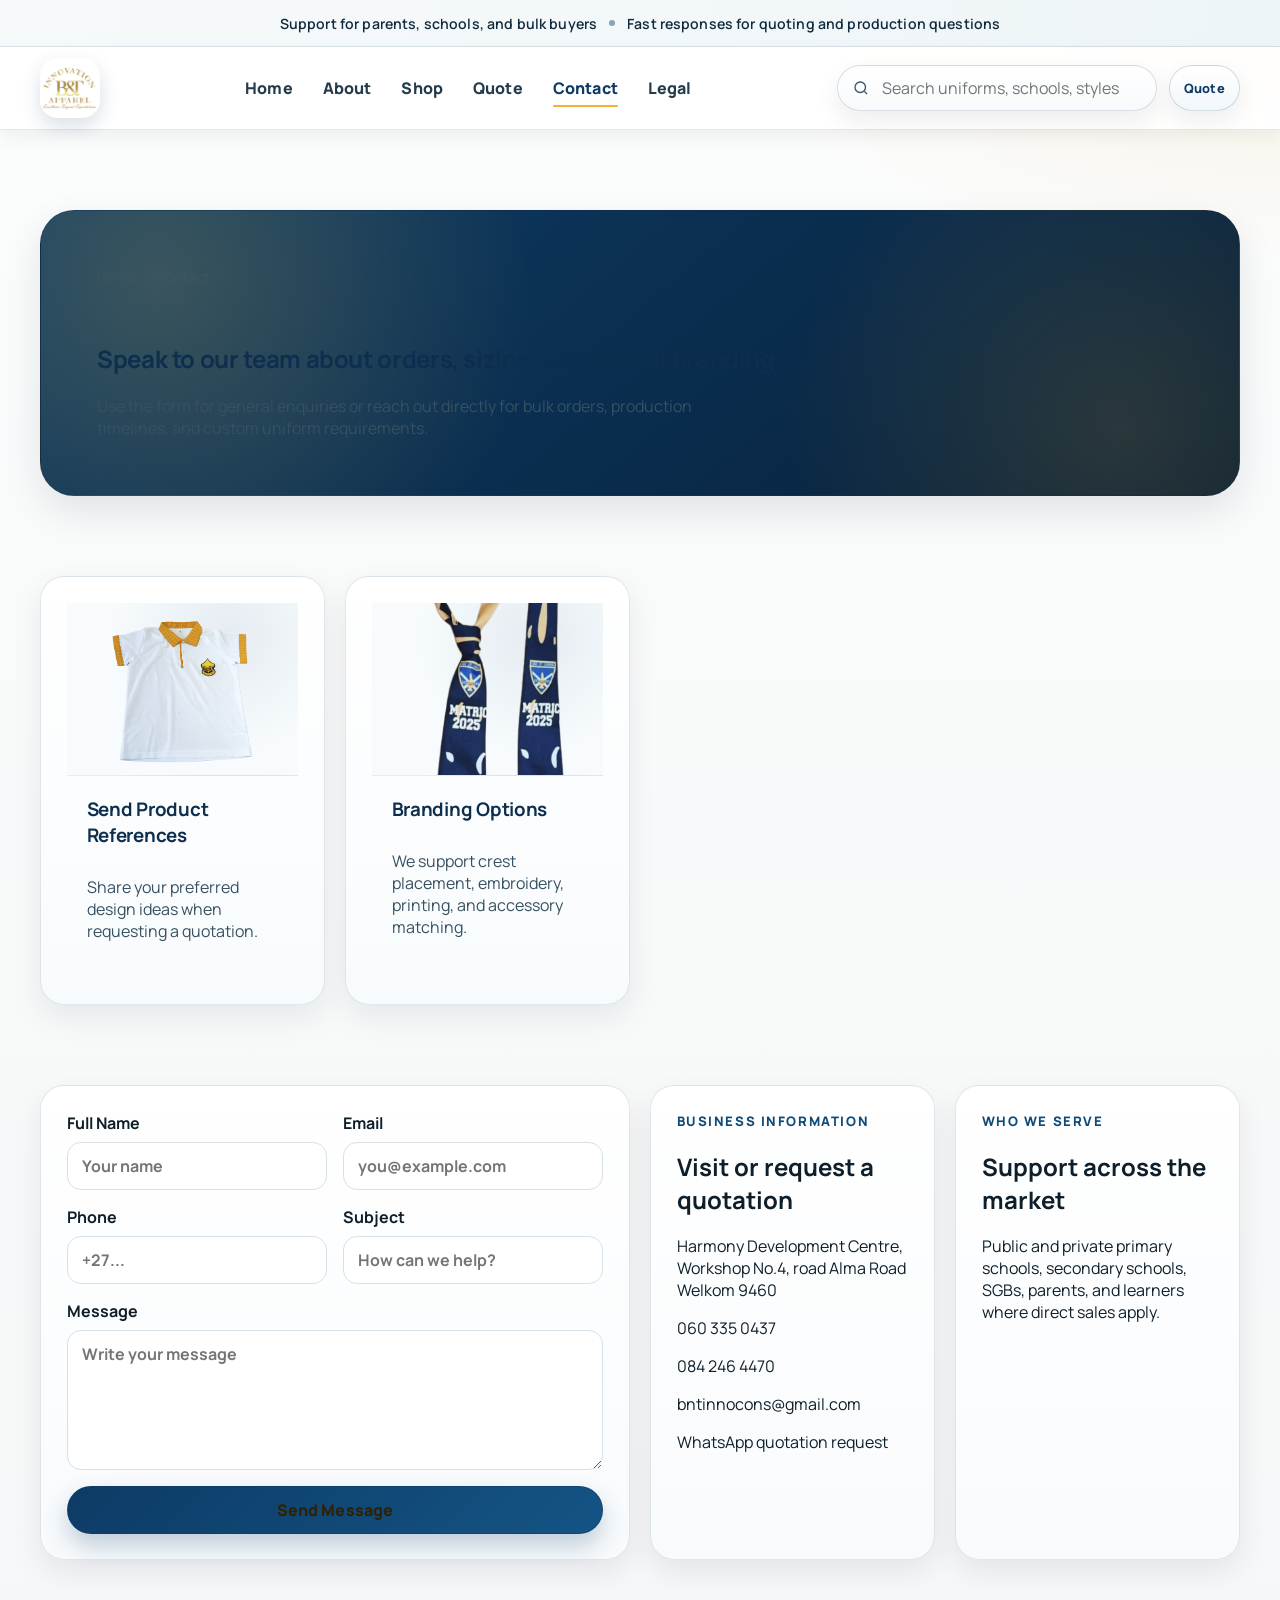
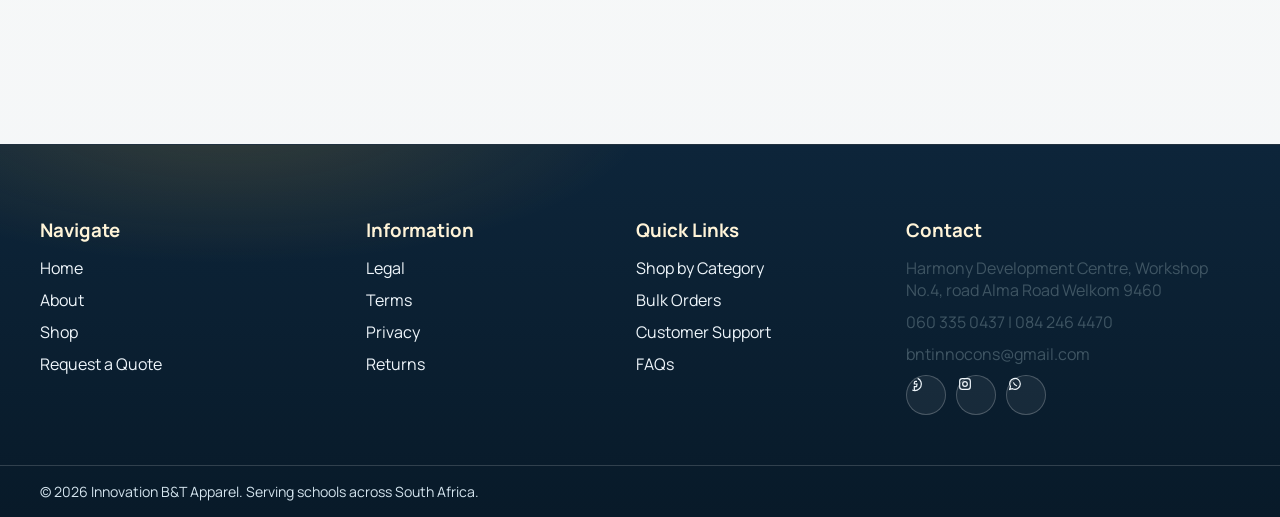
<file: contact.html>
<!DOCTYPE html>
<html lang="en">
<head>
  <meta charset="UTF-8">
  <meta name="viewport" content="width=device-width, initial-scale=1.0">
  <meta name="color-scheme" content="light">
  <title>Contact | B&amp;T Apparel</title>
  <meta name="description" content="Contact Innovation B&amp;T Apparel for school uniform quotations, bulk orders, WhatsApp support, and delivery/service information.">
  <meta name="robots" content="index,follow">
  <link rel="canonical" href="https://www.example.com/contact.html">
  <meta property="og:type" content="website">
  <meta property="og:title" content="Contact | B&amp;T Apparel">
  <meta property="og:description" content="Reach B&amp;T Apparel for quotations, school uniform support and order discussions.">
  <meta property="og:url" content="https://www.example.com/contact.html">
  <meta property="og:image" content="https://www.example.com/assets/assets/images/logo/logo-1024.png">
  <meta name="twitter:card" content="summary_large_image">
  <meta name="twitter:title" content="Contact | B&amp;T Apparel">
  <meta name="twitter:description" content="Reach B&amp;T Apparel for quotations, school uniform support and order discussions.">
  <meta name="twitter:image" content="https://www.example.com/assets/assets/images/logo/logo-1024.png">
  <link rel="preconnect" href="https://fonts.googleapis.com">
  <link rel="preconnect" href="https://fonts.gstatic.com" crossorigin>
  <link href="https://fonts.googleapis.com/css2?family=Manrope:wght@400;500;600;700;800&display=swap" rel="stylesheet">
  <link rel="stylesheet" href="styles.css">
  <link rel="icon" type="image/png" sizes="256x256" href="assets/assets/images/logo/logo-256.png">
  <link rel="apple-touch-icon" href="assets/assets/images/logo/logo-256.png">
  <script type="application/ld+json">
  {
    "@context": "https://schema.org",
    "@type": "Organization",
    "name": "Innovation B&T Apparel",
    "url": "https://www.example.com/",
    "logo": "https://www.example.com/assets/assets/images/logo/logo-512.png",
    "contactPoint": {
      "@type": "ContactPoint",
      "telephone": "+27 60 335 0437",
      "contactType": "customer service",
      "areaServed": "ZA"
    }
  }
  </script>
</head>
<body>
  <div class="promo-bar"><div class="container promo-inner"><p>Support for parents, schools, and bulk buyers</p><span class="promo-divider" aria-hidden="true"></span><p>Fast responses for quoting and production questions</p></div></div>
  <header class="site-header">
    <div class="container header-shell">
      <a class="brand" href="index.html" aria-label="B and T Apparel home">
        <img
          class="brand-logo"
          src="assets/assets/images/logo/logo-256.png"
          srcset="assets/assets/images/logo/logo-256.png 256w, assets/assets/images/logo/logo-512.png 512w, assets/assets/images/logo/logo-1024.png 1024w"
          sizes="(max-width: 767px) 44px, 52px"
          alt="Innovation B and T Apparel logo"
        >
      </a>
      <nav class="nav-links" aria-label="Primary"><a href="index.html">Home</a><a href="about.html">About</a><a href="shop.html">Shop</a><a href="quote.html">Quote</a><a class="active" href="contact.html">Contact</a><a href="legal.html">Legal</a></nav>
      <div class="header-tools"><label class="search-shell"><svg viewBox="0 0 24 24" fill="none" stroke="currentColor" stroke-width="1.8"><circle cx="11" cy="11" r="7"></circle><path d="m20 20-3.5-3.5"></path></svg><input type="search" placeholder="Search uniforms, schools, styles"></label><a class="icon-btn quote-shortcut" href="quote.html" aria-label="Request quotation">Quote</a></div>
      <div class="mobile-actions"><a class="icon-btn quote-shortcut" href="quote.html" aria-label="Request quotation">Quote</a><button class="menu-toggle" type="button" aria-label="Open menu" aria-expanded="false" data-menu-toggle><span></span><span></span><span></span></button></div>
    </div>
  </header>
  <aside class="drawer" data-mobile-drawer><div class="drawer-backdrop" data-drawer-backdrop></div><div class="drawer-panel"><div class="drawer-top"><div class="brand-copy"><strong>Innovation B&amp;T Apparel</strong><small>Company profile and quotations</small></div><button class="drawer-close" type="button" data-drawer-close aria-label="Close menu">&times;</button></div><label class="drawer-search"><svg viewBox="0 0 24 24" fill="none" stroke="currentColor" stroke-width="1.8"><circle cx="11" cy="11" r="7"></circle><path d="m20 20-3.5-3.5"></path></svg><input type="search" placeholder="Search uniforms"></label><nav class="drawer-nav" aria-label="Mobile navigation"><a href="index.html" data-drawer-link>Home</a><a href="about.html" data-drawer-link>About</a><a href="shop.html" data-drawer-link>Shop</a><a href="quote.html" data-drawer-link>Quote</a><a href="contact.html" data-drawer-link>Contact</a><a href="legal.html" data-drawer-link>Legal</a></nav></div></aside>

  <main class="page-main">
    <section class="section-tight">
      <div class="container">
        <div class="hero-banner">
          <div class="breadcrumbs"><a href="index.html">Home</a><span>/</span><span>Contact</span></div>
          <p class="section-label">Contact Us</p>
          <h1>Speak to our team about orders, sizing, and school branding.</h1>
          <p>Use the form for general enquiries or reach out directly for bulk orders, production timelines, and custom uniform requirements.</p>
        </div>
      </div>
    </section>

    <section class="section-tight">
      <div class="container">
        <div class="product-grid">
          <article class="card product-card">
            <div class="product-media"><img src="assets/assets/images/showcase/polos/white-gold-trim-school-polo.png" alt="School polo sample"></div>
            <div class="product-body">
              <h3>Send Product References</h3>
              <p>Share your preferred design ideas when requesting a quotation.</p>
            </div>
          </article>
          <article class="card product-card">
            <div class="product-media"><img src="assets/assets/images/showcase/ties/blue-matric-2025-tie.png" alt="Matric tie sample"></div>
            <div class="product-body">
              <h3>Branding Options</h3>
              <p>We support crest placement, embroidery, printing, and accessory matching.</p>
            </div>
          </article>
        </div>
      </div>
    </section>

    <section class="section-tight">
      <div class="container info-grid">
        <form class="card form-grid cols-2">
          <label>Full Name<input type="text" placeholder="Your name"></label>
          <label>Email<input type="email" placeholder="you@example.com"></label>
          <label>Phone<input type="tel" placeholder="+27..."></label>
          <label>Subject<input type="text" placeholder="How can we help?"></label>
          <label class="full">Message<textarea placeholder="Write your message"></textarea></label>
          <button class="btn btn-primary full" type="button">Send Message</button>
        </form>

        <div class="info-grid">
          <article class="card"><p class="section-label">Business Information</p><h2>Visit or request a quotation</h2><p>Harmony Development Centre, Workshop No.4, road Alma Road Welkom 9460</p><p><a href="tel:0603350437">060 335 0437</a></p><p><a href="tel:0842464470">084 246 4470</a></p><p><a href="mailto:bntinnocons@gmail.com?subject=Quotation%20Request">bntinnocons@gmail.com</a></p><p><a href="https://wa.me/27603350437?text=Hello%20B%26T%20Apparel%2C%20I%20would%20like%20a%20quotation." target="_blank" rel="noopener">WhatsApp quotation request</a></p></article>
          <article class="card"><p class="section-label">Who We Serve</p><h2>Support across the market</h2><p>Public and private primary schools, secondary schools, SGBs, parents, and learners where direct sales apply.</p></article>
        </div>
      </div>
    </section>
  </main>

  <footer class="site-footer"><div class="container footer-main"><div class="footer-grid"><div class="footer-block"><h3>Navigate</h3><a href="index.html">Home</a><a href="about.html">About</a><a href="shop.html">Shop</a><a href="quote.html">Request a Quote</a></div><div class="footer-block"><h3>Information</h3><a href="legal.html">Legal</a><a href="legal/terms.html">Terms</a><a href="legal/privacy.html">Privacy</a><a href="legal/returns.html">Returns</a></div><div class="footer-block"><h3>Quick Links</h3><a href="shop.html">Shop by Category</a><a href="quote.html">Bulk Orders</a><a href="contact.html">Customer Support</a><a href="legal/faq.html">FAQs</a></div><div class="footer-block"><h3>Contact</h3><p>Harmony Development Centre, Workshop No.4, road Alma Road Welkom 9460</p><p>060 335 0437 | 084 246 4470</p><p>bntinnocons@gmail.com</p><div class="social-row"><a class="social-link" href="#" aria-label="Facebook"><svg viewBox="0 0 24 24" fill="none" stroke="currentColor" stroke-width="1.8"><path d="M15 8h-2a2 2 0 0 0-2 2v2h4l-.6 4H11v5"></path><path d="M16 3.5A9.5 9.5 0 1 1 8 21"></path></svg></a><a class="social-link" href="#" aria-label="Instagram"><svg viewBox="0 0 24 24" fill="none" stroke="currentColor" stroke-width="1.8"><rect x="4" y="4" width="16" height="16" rx="4"></rect><circle cx="12" cy="12" r="3.5"></circle><path d="M17.5 6.5h.01"></path></svg></a><a class="social-link" href="https://wa.me/27603350437?text=Hello%20B%26T%20Apparel%2C%20I%20would%20like%20a%20quotation." target="_blank" rel="noopener" aria-label="WhatsApp"><svg viewBox="0 0 24 24" fill="none" stroke="currentColor" stroke-width="1.8"><path d="M20 12a8 8 0 0 1-11.7 7L4 20l1.2-4.1A8 8 0 1 1 20 12Z"></path><path d="M9.5 9.5c1 3 2.5 4.5 5.5 5.5"></path></svg></a></div></div></div></div><div class="copyright-strip"><div class="container">© 2026 Innovation B&amp;T Apparel. Serving schools across South Africa.</div></div></footer>

  <script src="main.js"></script>
  <script src="assets/assets/js/scroll-anim.js"></script>
</body>
</html>
</file>
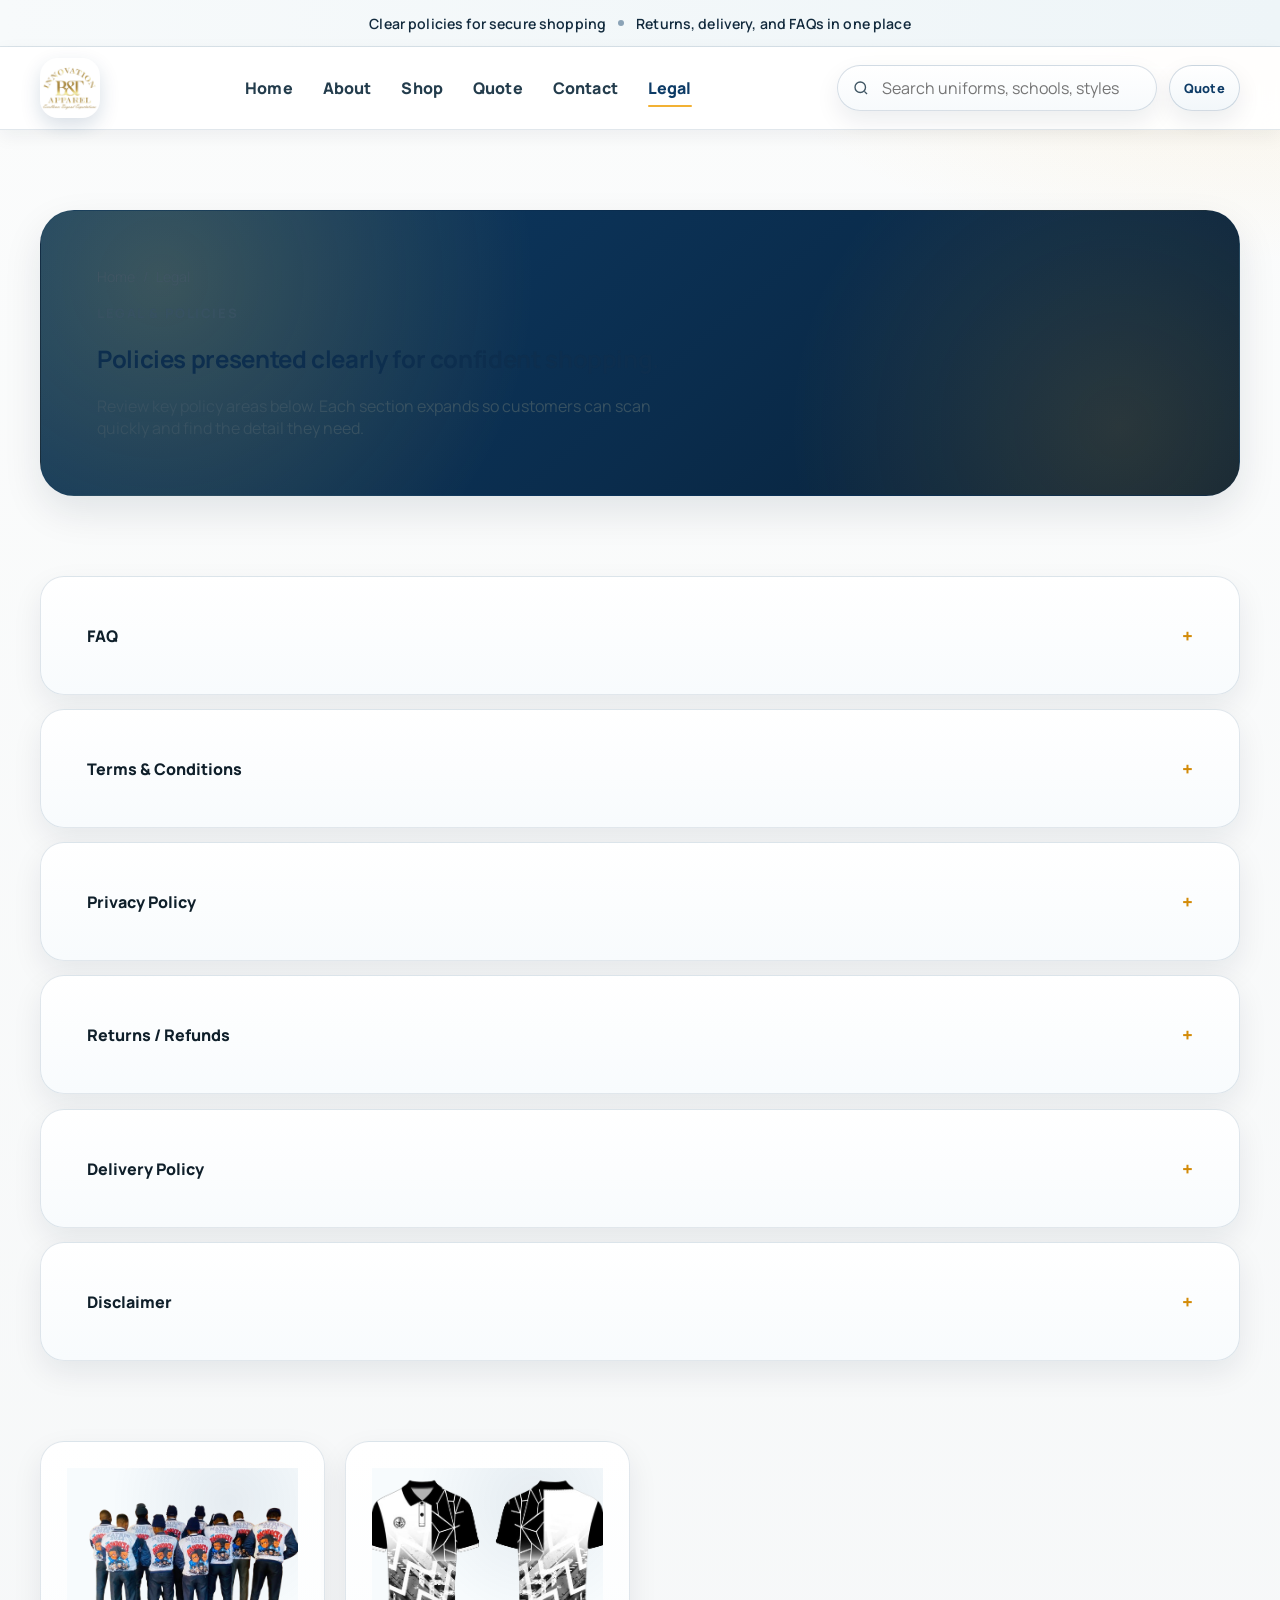
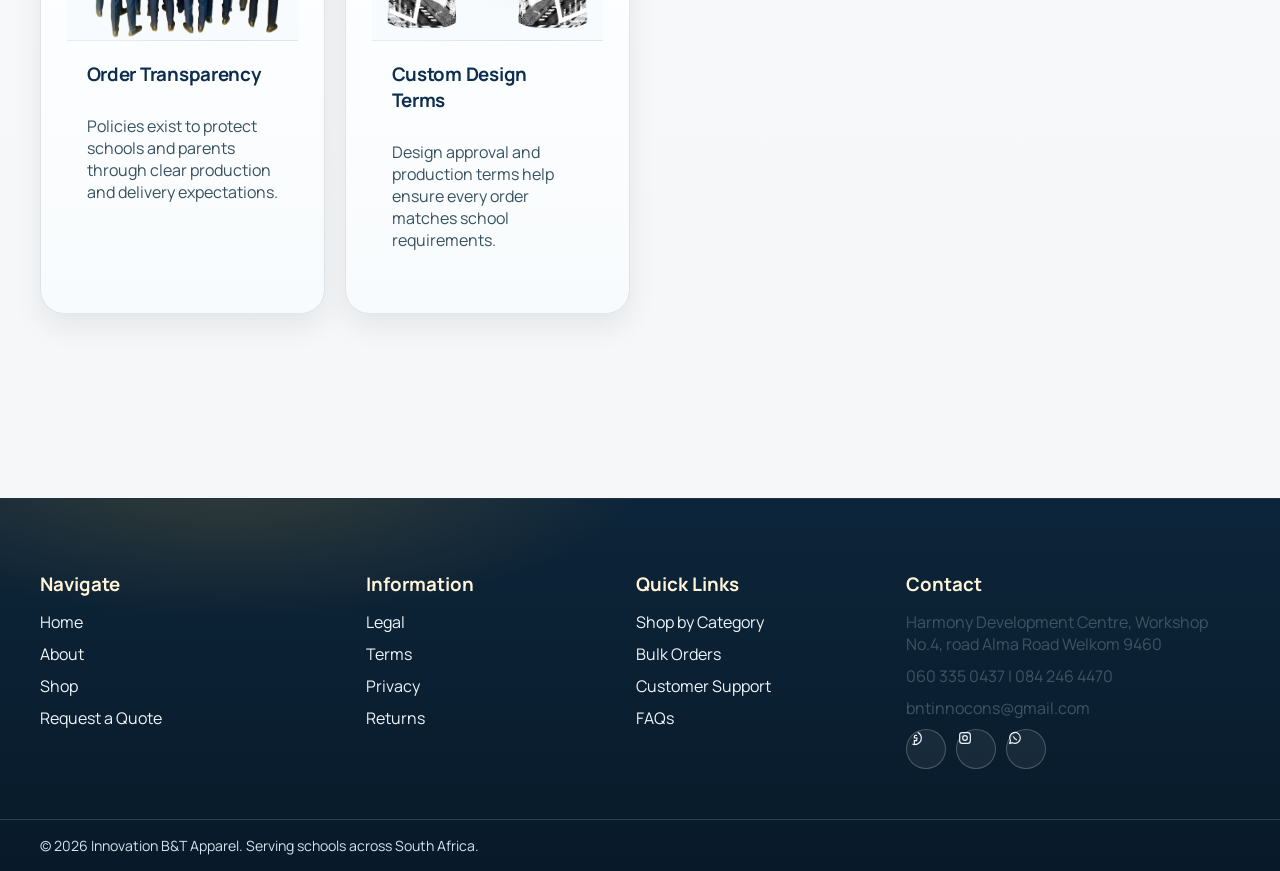
<file: legal.html>
<!DOCTYPE html>
<html lang="en">
<head>
  <meta charset="UTF-8">
  <meta name="viewport" content="width=device-width, initial-scale=1.0">
  <meta name="color-scheme" content="light">
  <title>Legal | B&amp;T Apparel</title>
  <meta name="description" content="View B&amp;T Apparel legal and policy information including terms, privacy, delivery, returns, disclaimer and FAQs.">
  <meta name="robots" content="index,follow">
  <link rel="canonical" href="https://www.example.com/legal.html">
  <meta property="og:type" content="website">
  <meta property="og:title" content="Legal | B&amp;T Apparel">
  <meta property="og:description" content="Legal and policy information for B&amp;T Apparel customers and school order clients.">
  <meta property="og:url" content="https://www.example.com/legal.html">
  <meta property="og:image" content="https://www.example.com/assets/assets/images/logo/logo-1024.png">
  <meta name="twitter:card" content="summary_large_image">
  <meta name="twitter:title" content="Legal | B&amp;T Apparel">
  <meta name="twitter:description" content="Legal and policy information for B&amp;T Apparel customers and school order clients.">
  <meta name="twitter:image" content="https://www.example.com/assets/assets/images/logo/logo-1024.png">
  <link rel="preconnect" href="https://fonts.googleapis.com">
  <link rel="preconnect" href="https://fonts.gstatic.com" crossorigin>
  <link href="https://fonts.googleapis.com/css2?family=Manrope:wght@400;500;600;700;800&display=swap" rel="stylesheet">
  <link rel="stylesheet" href="styles.css">
  <link rel="icon" type="image/png" sizes="256x256" href="assets/assets/images/logo/logo-256.png">
  <link rel="apple-touch-icon" href="assets/assets/images/logo/logo-256.png">
  <script type="application/ld+json">
  {
    "@context": "https://schema.org",
    "@type": "Organization",
    "name": "Innovation B&T Apparel",
    "url": "https://www.example.com/",
    "logo": "https://www.example.com/assets/assets/images/logo/logo-512.png"
  }
  </script>
</head>
<body>
  <div class="promo-bar"><div class="container promo-inner"><p>Clear policies for secure shopping</p><span class="promo-divider" aria-hidden="true"></span><p>Returns, delivery, and FAQs in one place</p></div></div>
  <header class="site-header">
    <div class="container header-shell">
      <a class="brand" href="index.html" aria-label="B and T Apparel home">
        <img
          class="brand-logo"
          src="assets/assets/images/logo/logo-256.png"
          srcset="assets/assets/images/logo/logo-256.png 256w, assets/assets/images/logo/logo-512.png 512w, assets/assets/images/logo/logo-1024.png 1024w"
          sizes="(max-width: 767px) 44px, 52px"
          alt="Innovation B and T Apparel logo"
        >
      </a>
      <nav class="nav-links" aria-label="Primary"><a href="index.html">Home</a><a href="about.html">About</a><a href="shop.html">Shop</a><a href="quote.html">Quote</a><a href="contact.html">Contact</a><a class="active" href="legal.html">Legal</a></nav>
      <div class="header-tools"><label class="search-shell"><svg viewBox="0 0 24 24" fill="none" stroke="currentColor" stroke-width="1.8"><circle cx="11" cy="11" r="7"></circle><path d="m20 20-3.5-3.5"></path></svg><input type="search" placeholder="Search uniforms, schools, styles"></label><a class="icon-btn quote-shortcut" href="quote.html" aria-label="Request quotation">Quote</a></div>
      <div class="mobile-actions"><a class="icon-btn quote-shortcut" href="quote.html" aria-label="Request quotation">Quote</a><button class="menu-toggle" type="button" aria-label="Open menu" aria-expanded="false" data-menu-toggle><span></span><span></span><span></span></button></div>
    </div>
  </header>
  <aside class="drawer" data-mobile-drawer><div class="drawer-backdrop" data-drawer-backdrop></div><div class="drawer-panel"><div class="drawer-top"><div class="brand-copy"><strong>Innovation B&amp;T Apparel</strong><small>Company profile and quotations</small></div><button class="drawer-close" type="button" data-drawer-close aria-label="Close menu">&times;</button></div><label class="drawer-search"><svg viewBox="0 0 24 24" fill="none" stroke="currentColor" stroke-width="1.8"><circle cx="11" cy="11" r="7"></circle><path d="m20 20-3.5-3.5"></path></svg><input type="search" placeholder="Search uniforms"></label><nav class="drawer-nav" aria-label="Mobile navigation"><a href="index.html" data-drawer-link>Home</a><a href="about.html" data-drawer-link>About</a><a href="shop.html" data-drawer-link>Shop</a><a href="quote.html" data-drawer-link>Quote</a><a href="contact.html" data-drawer-link>Contact</a><a href="legal.html" data-drawer-link>Legal</a></nav></div></aside>

  <main class="page-main">
    <section class="section-tight">
      <div class="container">
        <div class="hero-banner">
          <div class="breadcrumbs"><a href="index.html">Home</a><span>/</span><span>Legal</span></div>
          <p class="section-label">Legal &amp; Policies</p>
          <h1>Policies presented clearly for confident shopping.</h1>
          <p>Review key policy areas below. Each section expands so customers can scan quickly and find the detail they need.</p>
        </div>
      </div>
    </section>

    <section class="section-tight">
      <div class="container">
        <div class="accordion-stack">
          <section class="card accordion-item"><button class="accordion-trigger" type="button" aria-expanded="false">FAQ</button><div class="accordion-content"><p>Answers on sizing, lead times, deposits, and customisation options.</p></div></section>
          <section class="card accordion-item"><button class="accordion-trigger" type="button" aria-expanded="false">Terms &amp; Conditions</button><div class="accordion-content"><p>Order acceptance, production terms, pricing, and client responsibilities.</p></div></section>
          <section class="card accordion-item"><button class="accordion-trigger" type="button" aria-expanded="false">Privacy Policy</button><div class="accordion-content"><p>How customer and school information is collected, stored, and used.</p></div></section>
          <section class="card accordion-item"><button class="accordion-trigger" type="button" aria-expanded="false">Returns / Refunds</button><div class="accordion-content"><p>Clear return eligibility, handling timelines, and refund communication.</p></div></section>
          <section class="card accordion-item"><button class="accordion-trigger" type="button" aria-expanded="false">Delivery Policy</button><div class="accordion-content"><p>Delivery regions, dispatch timing, and shipment handling details.</p></div></section>
          <section class="card accordion-item"><button class="accordion-trigger" type="button" aria-expanded="false">Disclaimer</button><div class="accordion-content"><p>Important limitations and guidance on informational website content.</p></div></section>
        </div>
      </div>
    </section>

    <section class="section-tight">
      <div class="container">
        <div class="product-grid">
          <article class="card product-card">
            <div class="product-media"><img src="assets/assets/images/showcase/groups/matric-2024-boondocks-group-back-view.png" alt="Class group in delivered jackets"></div>
            <div class="product-body">
              <h3>Order Transparency</h3>
              <p>Policies exist to protect schools and parents through clear production and delivery expectations.</p>
            </div>
          </article>
          <article class="card product-card">
            <div class="product-media"><img src="assets/assets/images/showcase/polos/black-white-geometric-school-polo.png" alt="Custom polo design"></div>
            <div class="product-body">
              <h3>Custom Design Terms</h3>
              <p>Design approval and production terms help ensure every order matches school requirements.</p>
            </div>
          </article>
        </div>
      </div>
    </section>
  </main>

  <footer class="site-footer"><div class="container footer-main"><div class="footer-grid"><div class="footer-block"><h3>Navigate</h3><a href="index.html">Home</a><a href="about.html">About</a><a href="shop.html">Shop</a><a href="quote.html">Request a Quote</a></div><div class="footer-block"><h3>Information</h3><a href="legal.html">Legal</a><a href="legal/terms.html">Terms</a><a href="legal/privacy.html">Privacy</a><a href="legal/returns.html">Returns</a></div><div class="footer-block"><h3>Quick Links</h3><a href="shop.html">Shop by Category</a><a href="quote.html">Bulk Orders</a><a href="contact.html">Customer Support</a><a href="legal/faq.html">FAQs</a></div><div class="footer-block"><h3>Contact</h3><p>Harmony Development Centre, Workshop No.4, road Alma Road Welkom 9460</p><p>060 335 0437 | 084 246 4470</p><p>bntinnocons@gmail.com</p><div class="social-row"><a class="social-link" href="#" aria-label="Facebook"><svg viewBox="0 0 24 24" fill="none" stroke="currentColor" stroke-width="1.8"><path d="M15 8h-2a2 2 0 0 0-2 2v2h4l-.6 4H11v5"></path><path d="M16 3.5A9.5 9.5 0 1 1 8 21"></path></svg></a><a class="social-link" href="#" aria-label="Instagram"><svg viewBox="0 0 24 24" fill="none" stroke="currentColor" stroke-width="1.8"><rect x="4" y="4" width="16" height="16" rx="4"></rect><circle cx="12" cy="12" r="3.5"></circle><path d="M17.5 6.5h.01"></path></svg></a><a class="social-link" href="https://wa.me/27603350437?text=Hello%20B%26T%20Apparel%2C%20I%20would%20like%20a%20quotation." target="_blank" rel="noopener" aria-label="WhatsApp"><svg viewBox="0 0 24 24" fill="none" stroke="currentColor" stroke-width="1.8"><path d="M20 12a8 8 0 0 1-11.7 7L4 20l1.2-4.1A8 8 0 1 1 20 12Z"></path><path d="M9.5 9.5c1 3 2.5 4.5 5.5 5.5"></path></svg></a></div></div></div></div><div class="copyright-strip"><div class="container">© 2026 Innovation B&amp;T Apparel. Serving schools across South Africa.</div></div></footer>

  <script src="main.js"></script>
  <script src="assets/assets/js/scroll-anim.js"></script>
</body>
</html>
</file>
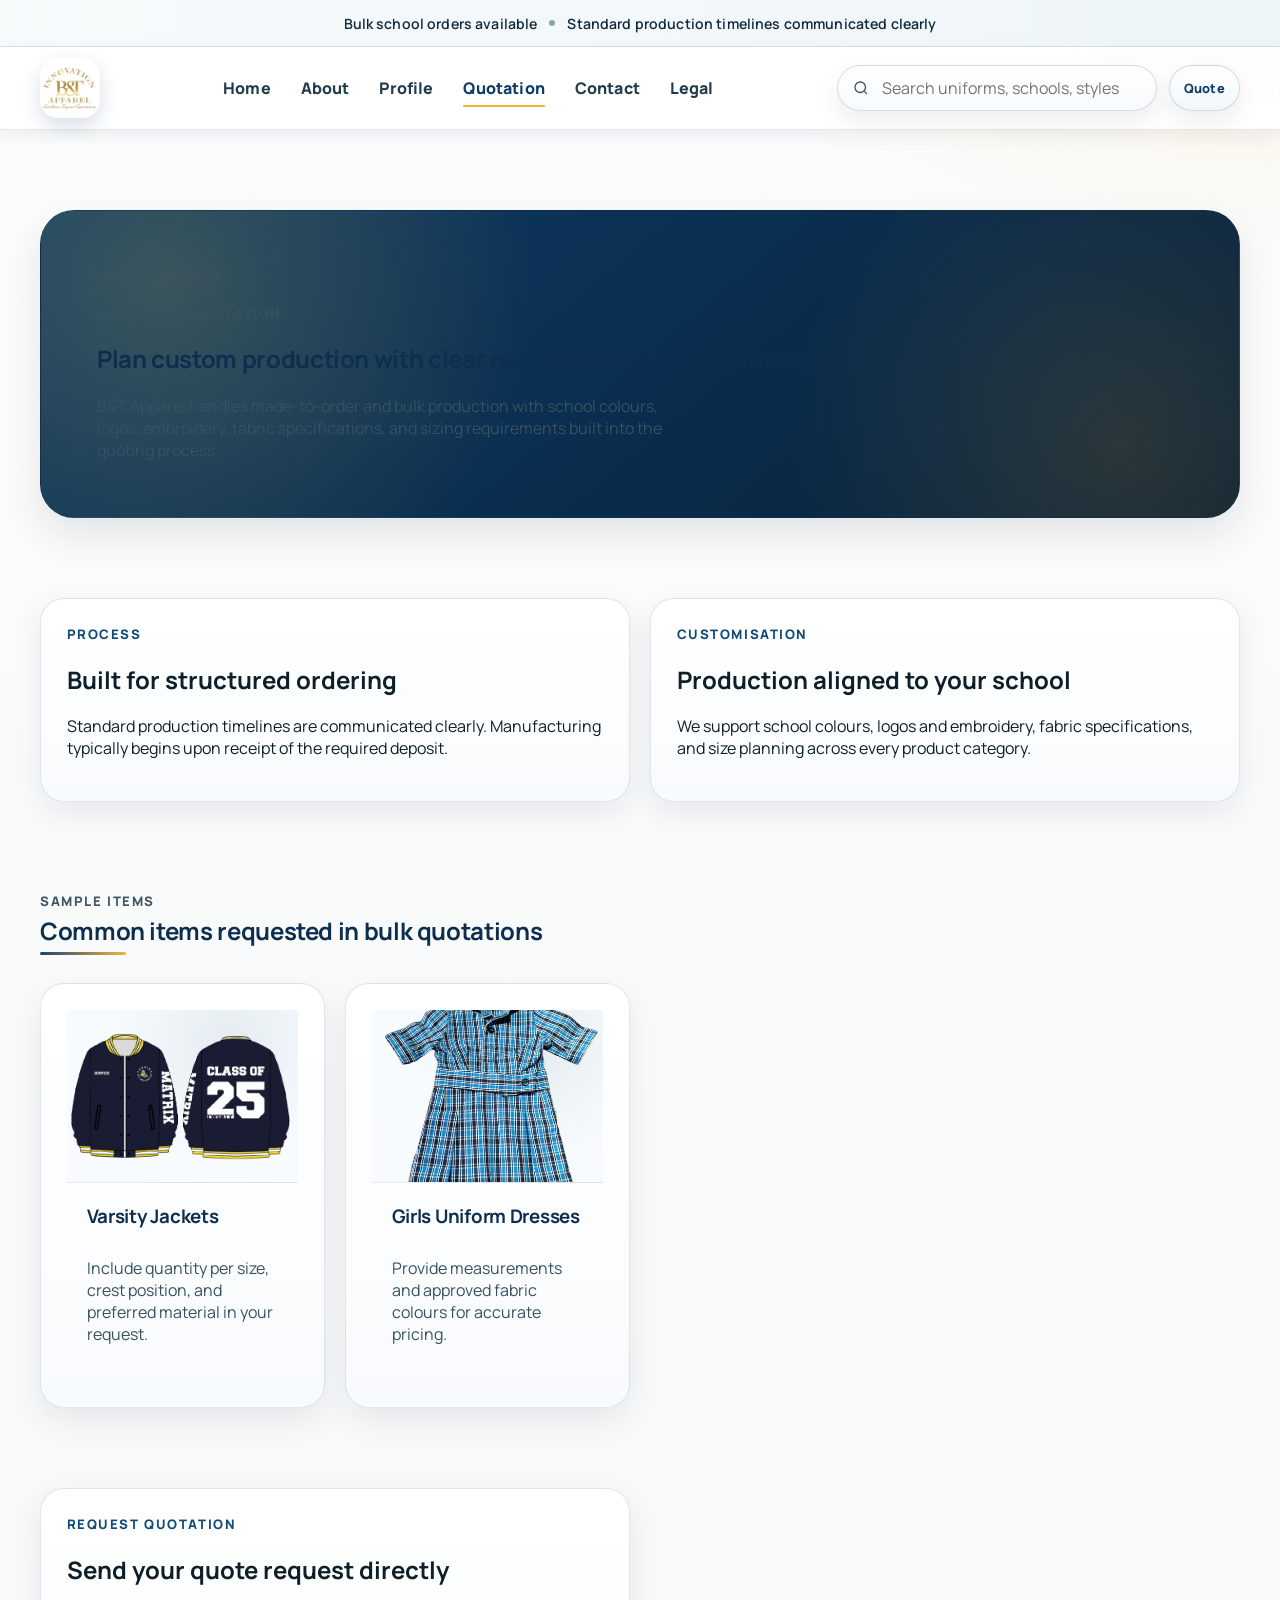
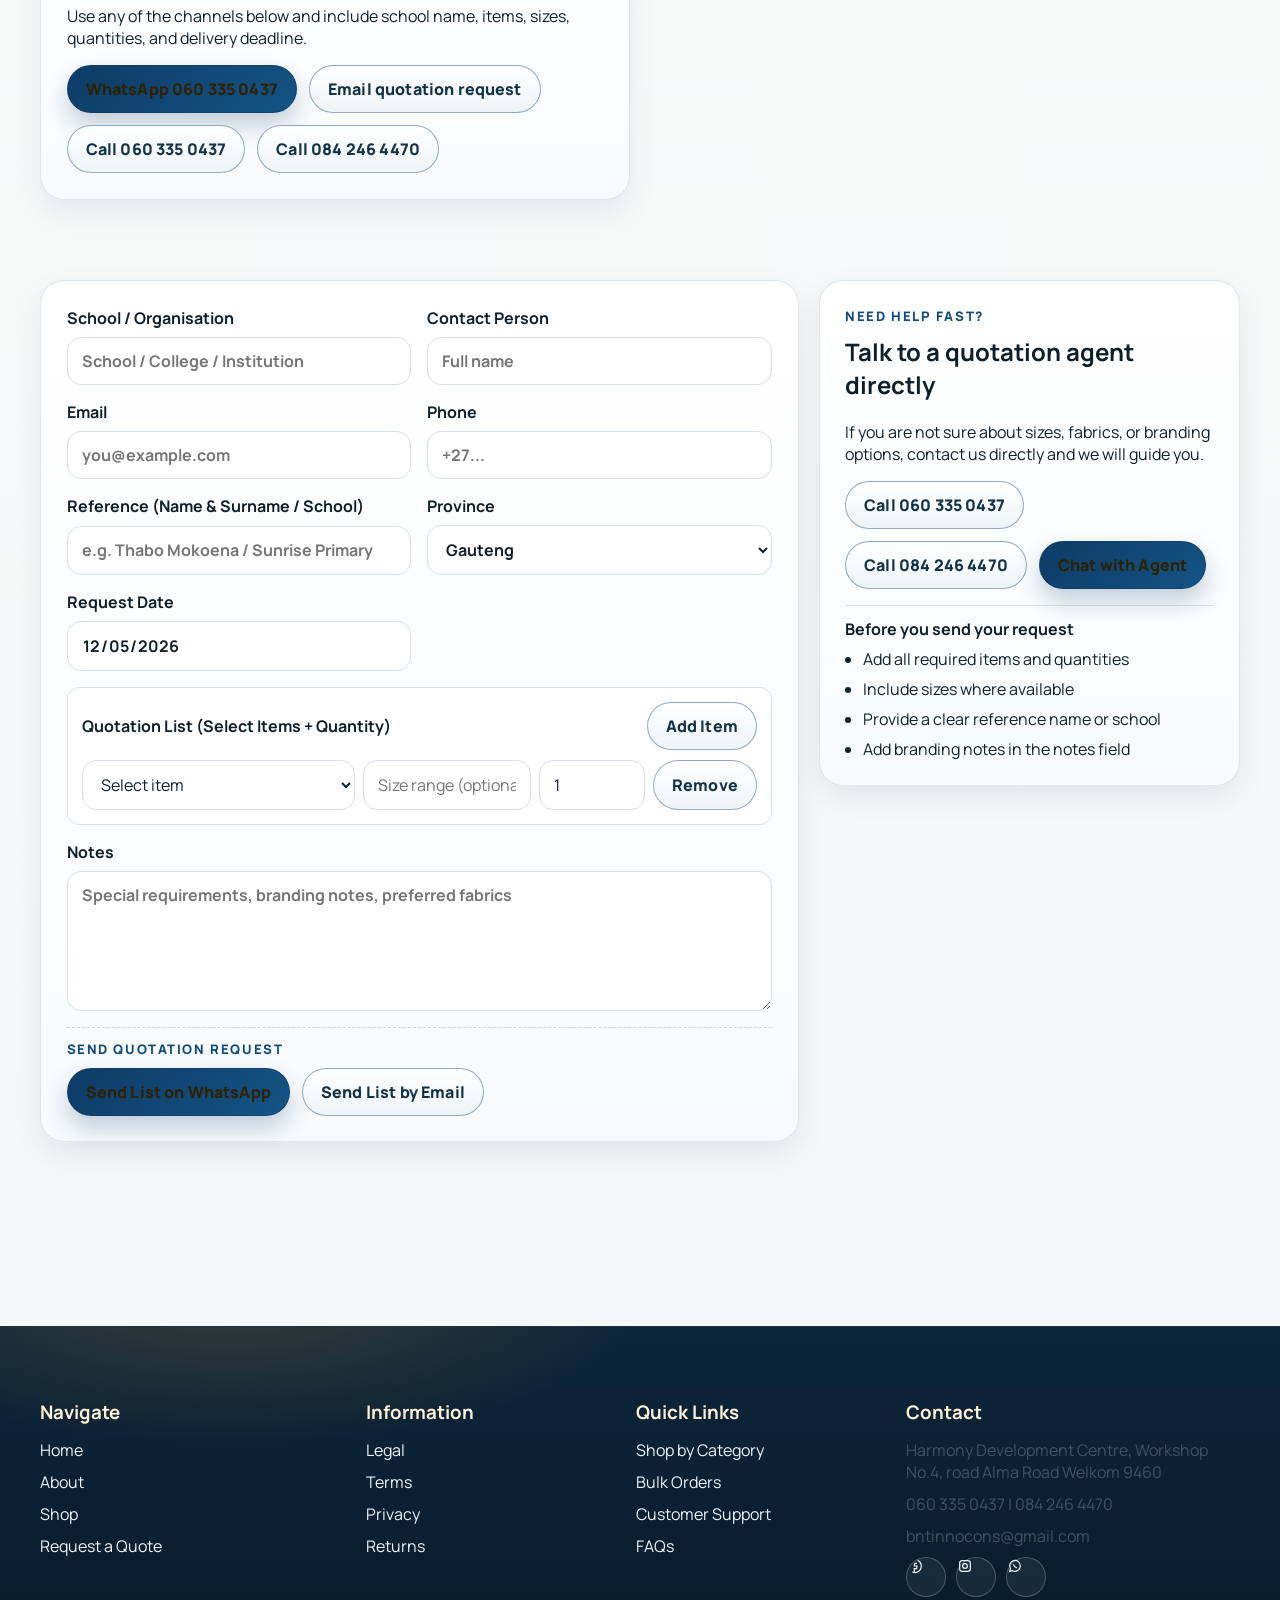
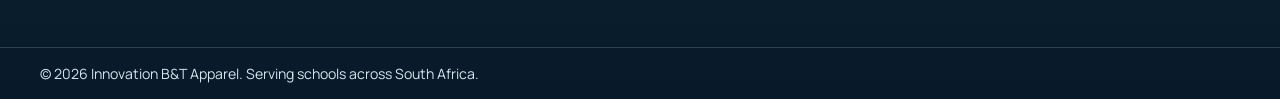
<file: quote.html>
<!DOCTYPE html>
<html lang="en">
<head>
  <meta charset="UTF-8">
  <meta name="viewport" content="width=device-width, initial-scale=1.0">
  <meta name="color-scheme" content="light">
  <title>Quotation Request | B&amp;T Apparel</title>
  <meta name="description" content="Request a school uniform quotation from B&amp;T Apparel for custom, made-to-order and bulk production requirements.">
  <meta name="robots" content="index,follow">
  <link rel="canonical" href="https://www.example.com/quote.html">
  <meta property="og:type" content="website">
  <meta property="og:title" content="Quotation Request | B&amp;T Apparel">
  <meta property="og:description" content="Submit your school uniform requirements and receive a formal quotation from B&amp;T Apparel.">
  <meta property="og:url" content="https://www.example.com/quote.html">
  <meta property="og:image" content="https://www.example.com/assets/assets/images/logo/logo-1024.png">
  <meta name="twitter:card" content="summary_large_image">
  <meta name="twitter:title" content="Quotation Request | B&amp;T Apparel">
  <meta name="twitter:description" content="Submit your school uniform requirements and receive a formal quotation from B&amp;T Apparel.">
  <meta name="twitter:image" content="https://www.example.com/assets/assets/images/logo/logo-1024.png">
  <link rel="preconnect" href="https://fonts.googleapis.com">
  <link rel="preconnect" href="https://fonts.gstatic.com" crossorigin>
  <link href="https://fonts.googleapis.com/css2?family=Manrope:wght@400;500;600;700;800&display=swap" rel="stylesheet">
  <link rel="stylesheet" href="styles.css">
  <link rel="icon" type="image/png" sizes="256x256" href="assets/assets/images/logo/logo-256.png">
  <link rel="apple-touch-icon" href="assets/assets/images/logo/logo-256.png">
  <script type="application/ld+json">
  {
    "@context": "https://schema.org",
    "@type": "Organization",
    "name": "Innovation B&T Apparel",
    "url": "https://www.example.com/",
    "logo": "https://www.example.com/assets/assets/images/logo/logo-512.png"
  }
  </script>
</head>
<body>
  <div class="promo-bar"><div class="container promo-inner"><p>Bulk school orders available</p><span class="promo-divider" aria-hidden="true"></span><p>Standard production timelines communicated clearly</p></div></div>
  <header class="site-header">
    <div class="container header-shell">
      <a class="brand" href="index.html" aria-label="B and T Apparel home">
        <img
          class="brand-logo"
          src="assets/assets/images/logo/logo-256.png"
          srcset="assets/assets/images/logo/logo-256.png 256w, assets/assets/images/logo/logo-512.png 512w, assets/assets/images/logo/logo-1024.png 1024w"
          sizes="(max-width: 767px) 44px, 52px"
          alt="Innovation B and T Apparel logo"
        >
      </a>
      <nav class="nav-links" aria-label="Primary"><a href="index.html">Home</a><a href="about.html">About</a><a href="shop.html">Profile</a><a class="active" href="quote.html">Quotation</a><a href="contact.html">Contact</a><a href="legal.html">Legal</a></nav>
      <div class="header-tools"><label class="search-shell"><svg viewBox="0 0 24 24" fill="none" stroke="currentColor" stroke-width="1.8"><circle cx="11" cy="11" r="7"></circle><path d="m20 20-3.5-3.5"></path></svg><input type="search" placeholder="Search uniforms, schools, styles"></label><a class="icon-btn quote-shortcut" href="quote.html" aria-label="Request quotation">Quote</a></div>
      <div class="mobile-actions"><a class="icon-btn quote-shortcut" href="quote.html" aria-label="Request quotation">Quote</a><button class="menu-toggle" type="button" aria-label="Open menu" aria-expanded="false" data-menu-toggle><span></span><span></span><span></span></button></div>
    </div>
  </header>
  <aside class="drawer" data-mobile-drawer><div class="drawer-backdrop" data-drawer-backdrop></div><div class="drawer-panel"><div class="drawer-top"><div class="brand-copy"><strong>Innovation B&amp;T Apparel</strong><small>Company profile and quotations</small></div><button class="drawer-close" type="button" data-drawer-close aria-label="Close menu">&times;</button></div><label class="drawer-search"><svg viewBox="0 0 24 24" fill="none" stroke="currentColor" stroke-width="1.8"><circle cx="11" cy="11" r="7"></circle><path d="m20 20-3.5-3.5"></path></svg><input type="search" placeholder="Search uniforms"></label><nav class="drawer-nav" aria-label="Mobile navigation"><a href="index.html" data-drawer-link>Home</a><a href="about.html" data-drawer-link>About</a><a href="shop.html" data-drawer-link>Profile</a><a href="quote.html" data-drawer-link>Quotation</a><a href="contact.html" data-drawer-link>Contact</a><a href="legal.html" data-drawer-link>Legal</a></nav></div></aside>

  <main class="page-main">
    <section class="section-tight">
      <div class="container">
        <div class="hero-banner">
          <div class="breadcrumbs"><a href="index.html">Home</a><span>/</span><span>Quotation</span></div>
          <p class="section-label">Request a Quotation</p>
          <h1>Plan custom production with clear requirements from the start.</h1>
          <p>B&amp;T Apparel handles made-to-order and bulk production with school colours, logos, embroidery, fabric specifications, and sizing requirements built into the quoting process.</p>
        </div>
      </div>
    </section>

    <section class="section-tight">
      <div class="container info-grid">
        <article class="card"><p class="section-label">Process</p><h2>Built for structured ordering</h2><p>Standard production timelines are communicated clearly. Manufacturing typically begins upon receipt of the required deposit.</p></article>
        <article class="card"><p class="section-label">Customisation</p><h2>Production aligned to your school</h2><p>We support school colours, logos and embroidery, fabric specifications, and size planning across every product category.</p></article>
      </div>
    </section>

    <section class="section-tight">
      <div class="container">
        <div class="section-head">
          <div class="title-stack">
            <p class="section-label">Sample Items</p>
            <h2>Common items requested in bulk quotations</h2>
            <div class="title-rule"></div>
          </div>
        </div>
        <div class="product-grid">
          <article class="card product-card">
            <div class="product-media"><img src="assets/assets/images/showcase/jackets/navy-class-of-2025-varsity-jacket.png" alt="Class of 2025 varsity jacket"></div>
            <div class="product-body">
              <h3>Varsity Jackets</h3>
              <p>Include quantity per size, crest position, and preferred material in your request.</p>
            </div>
          </article>
          <article class="card product-card">
            <div class="product-media"><img src="assets/assets/images/showcase/dresses/blue-plaid-girls-school-dress.png" alt="Girls school dress"></div>
            <div class="product-body">
              <h3>Girls Uniform Dresses</h3>
              <p>Provide measurements and approved fabric colours for accurate pricing.</p>
            </div>
          </article>
        </div>
      </div>
    </section>

    <section class="section-tight">
      <div class="container info-grid">
        <article class="card">
          <p class="section-label">Request Quotation</p>
          <h2>Send your quote request directly</h2>
          <p>Use any of the channels below and include school name, items, sizes, quantities, and delivery deadline.</p>
          <div class="btn-row">
            <a class="btn btn-primary" href="https://wa.me/27603350437?text=Hello%20B%26T%20Apparel%2C%20I%20would%20like%20a%20quotation." target="_blank" rel="noopener">WhatsApp 060 335 0437</a>
            <a class="btn btn-secondary" href="mailto:bntinnocons@gmail.com?subject=Quotation%20Request">Email quotation request</a>
            <a class="btn btn-secondary" href="tel:0603350437">Call 060 335 0437</a>
            <a class="btn btn-secondary" href="tel:0842464470">Call 084 246 4470</a>
          </div>
        </article>
      </div>
    </section>

    <section class="section-tight">
      <div class="container quote-layout">
        <form class="card form-grid cols-2 quote-builder" id="quote-builder">
          <label>School / Organisation<input type="text" id="qb-school" placeholder="School / College / Institution"></label>
          <label>Contact Person<input type="text" id="qb-contact" placeholder="Full name"></label>
          <label>Email<input type="email" id="qb-email" placeholder="you@example.com"></label>
          <label>Phone<input type="tel" id="qb-phone" placeholder="+27..."></label>
          <label>Reference (Name &amp; Surname / School)<input type="text" id="qb-reference" placeholder="e.g. Thabo Mokoena / Sunrise Primary"></label>
          <label>Province<select id="qb-province"><option>Gauteng</option><option>Western Cape</option><option>KwaZulu-Natal</option><option>Eastern Cape</option><option>Free State</option><option>Limpopo</option><option>Mpumalanga</option><option>North West</option><option>Northern Cape</option></select></label>
          <label>Request Date<input type="date" id="qb-request-date" readonly></label>

          <div class="full line-items-wrap">
            <div class="line-items-head">
              <h3>Quotation List (Select Items + Quantity)</h3>
              <button class="btn btn-secondary" type="button" id="qb-add-item">Add Item</button>
            </div>
            <div id="qb-items"></div>
          </div>

          <label class="full">Notes<textarea id="qb-notes" placeholder="Special requirements, branding notes, preferred fabrics"></textarea></label>

          <div class="full action-stack">
            <p class="section-label">Send Quotation Request</p>
            <div class="btn-row">
              <a class="btn btn-primary" href="#" id="qb-send-whatsapp" target="_blank" rel="noopener">Send List on WhatsApp</a>
              <a class="btn btn-secondary" href="#" id="qb-send-email">Send List by Email</a>
            </div>
          </div>
        </form>

        <aside class="card quote-side">
          <p class="section-label">Need Help Fast?</p>
          <h2>Talk to a quotation agent directly</h2>
          <p>If you are not sure about sizes, fabrics, or branding options, contact us directly and we will guide you.</p>
          <div class="btn-row">
            <a class="btn btn-secondary" href="tel:0603350437">Call 060 335 0437</a>
            <a class="btn btn-secondary" href="tel:0842464470">Call 084 246 4470</a>
            <a class="btn btn-primary" href="https://wa.me/27603350437?text=Hello%20B%26T%20Apparel%2C%20I%20need%20help%20with%20a%20quotation." target="_blank" rel="noopener">Chat with Agent</a>
          </div>
          <div class="quote-checklist">
            <h3>Before you send your request</h3>
            <ul class="list-clean">
              <li>Add all required items and quantities</li>
              <li>Include sizes where available</li>
              <li>Provide a clear reference name or school</li>
              <li>Add branding notes in the notes field</li>
            </ul>
          </div>
        </aside>
      </div>
    </section>
  </main>

  <footer class="site-footer"><div class="container footer-main"><div class="footer-grid"><div class="footer-block"><h3>Navigate</h3><a href="index.html">Home</a><a href="about.html">About</a><a href="shop.html">Shop</a><a href="quote.html">Request a Quote</a></div><div class="footer-block"><h3>Information</h3><a href="legal.html">Legal</a><a href="legal/terms.html">Terms</a><a href="legal/privacy.html">Privacy</a><a href="legal/returns.html">Returns</a></div><div class="footer-block"><h3>Quick Links</h3><a href="shop.html">Shop by Category</a><a href="quote.html">Bulk Orders</a><a href="contact.html">Customer Support</a><a href="legal/faq.html">FAQs</a></div><div class="footer-block"><h3>Contact</h3><p>Harmony Development Centre, Workshop No.4, road Alma Road Welkom 9460</p><p>060 335 0437 | 084 246 4470</p><p>bntinnocons@gmail.com</p><div class="social-row"><a class="social-link" href="#" aria-label="Facebook"><svg viewBox="0 0 24 24" fill="none" stroke="currentColor" stroke-width="1.8"><path d="M15 8h-2a2 2 0 0 0-2 2v2h4l-.6 4H11v5"></path><path d="M16 3.5A9.5 9.5 0 1 1 8 21"></path></svg></a><a class="social-link" href="#" aria-label="Instagram"><svg viewBox="0 0 24 24" fill="none" stroke="currentColor" stroke-width="1.8"><rect x="4" y="4" width="16" height="16" rx="4"></rect><circle cx="12" cy="12" r="3.5"></circle><path d="M17.5 6.5h.01"></path></svg></a><a class="social-link" href="https://wa.me/27603350437?text=Hello%20B%26T%20Apparel%2C%20I%20would%20like%20a%20quotation." target="_blank" rel="noopener" aria-label="WhatsApp"><svg viewBox="0 0 24 24" fill="none" stroke="currentColor" stroke-width="1.8"><path d="M20 12a8 8 0 0 1-11.7 7L4 20l1.2-4.1A8 8 0 1 1 20 12Z"></path><path d="M9.5 9.5c1 3 2.5 4.5 5.5 5.5"></path></svg></a></div></div></div></div><div class="copyright-strip"><div class="container">© 2026 Innovation B&amp;T Apparel. Serving schools across South Africa.</div></div></footer>

  <script src="main.js"></script>
  <script src="assets/assets/js/scroll-anim.js"></script>
  <script src="assets/assets/js/quote-builder.js"></script>
</body>
</html>
</file>
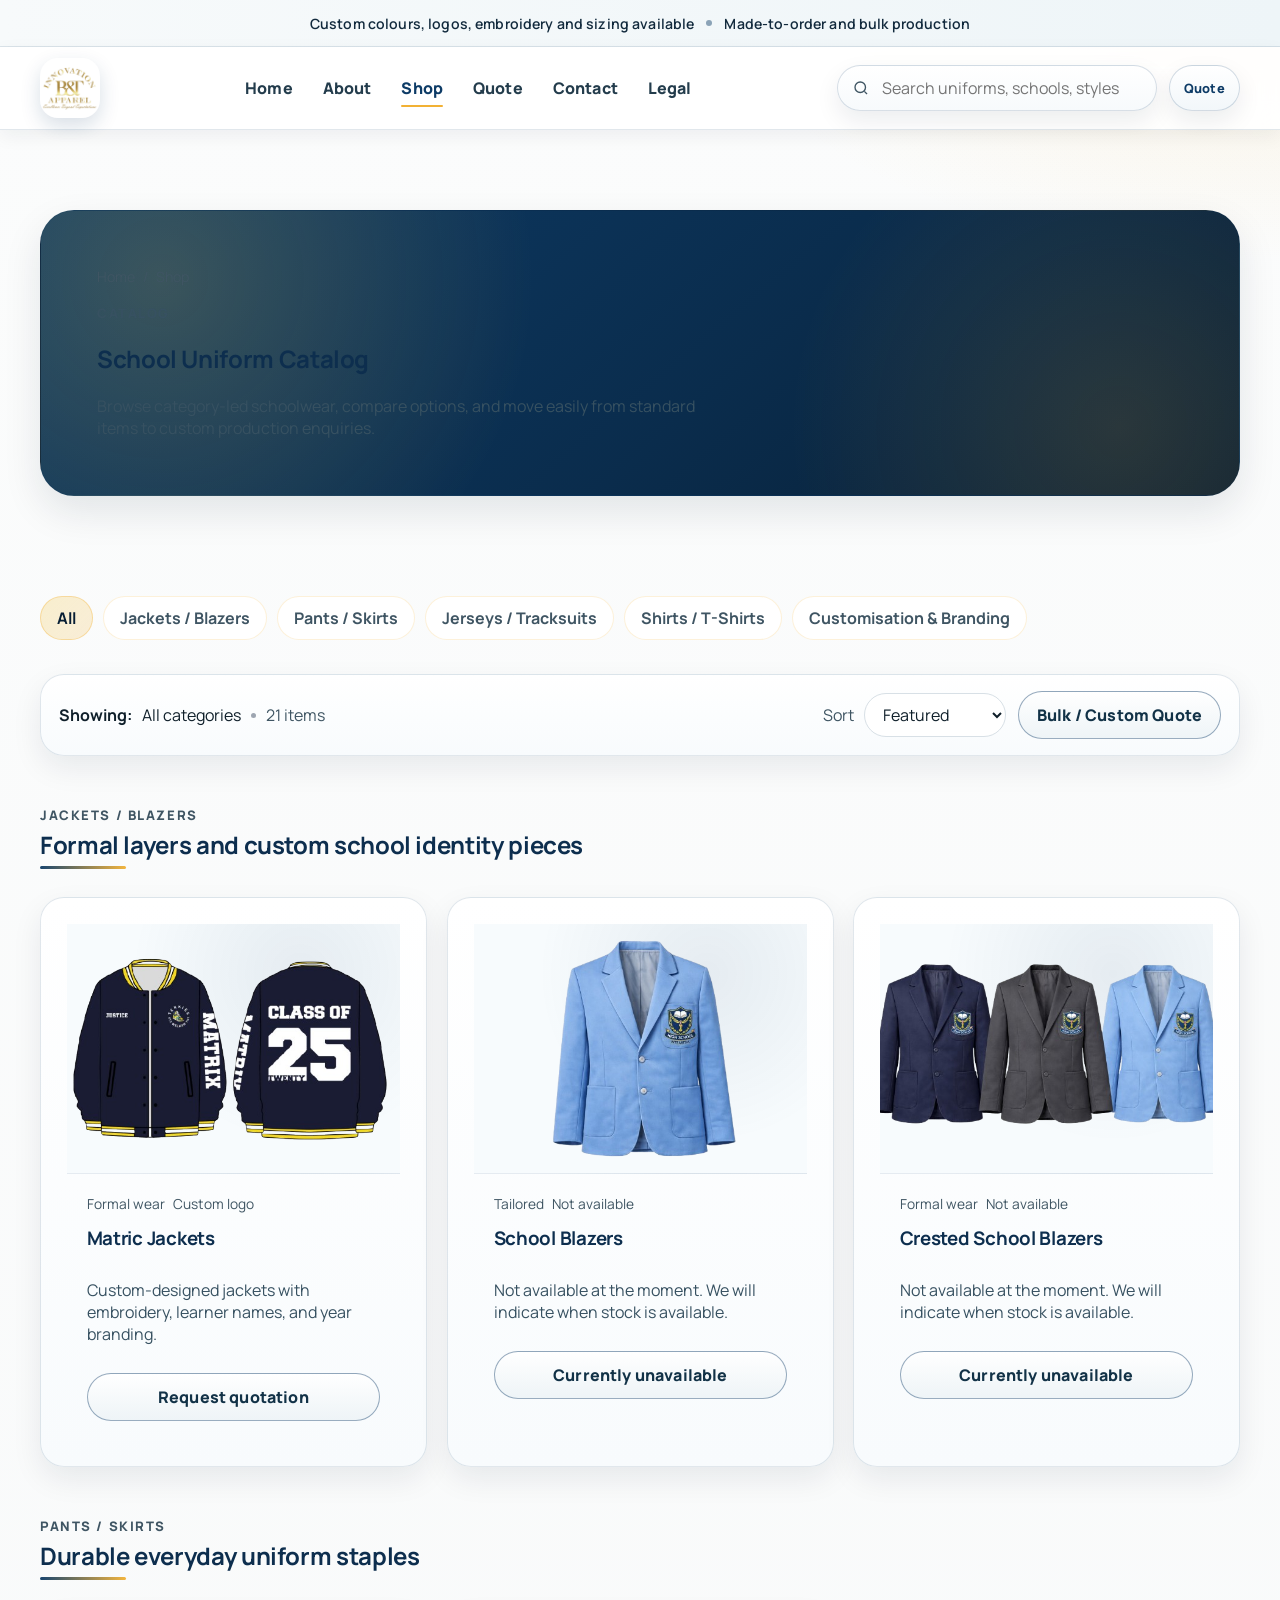
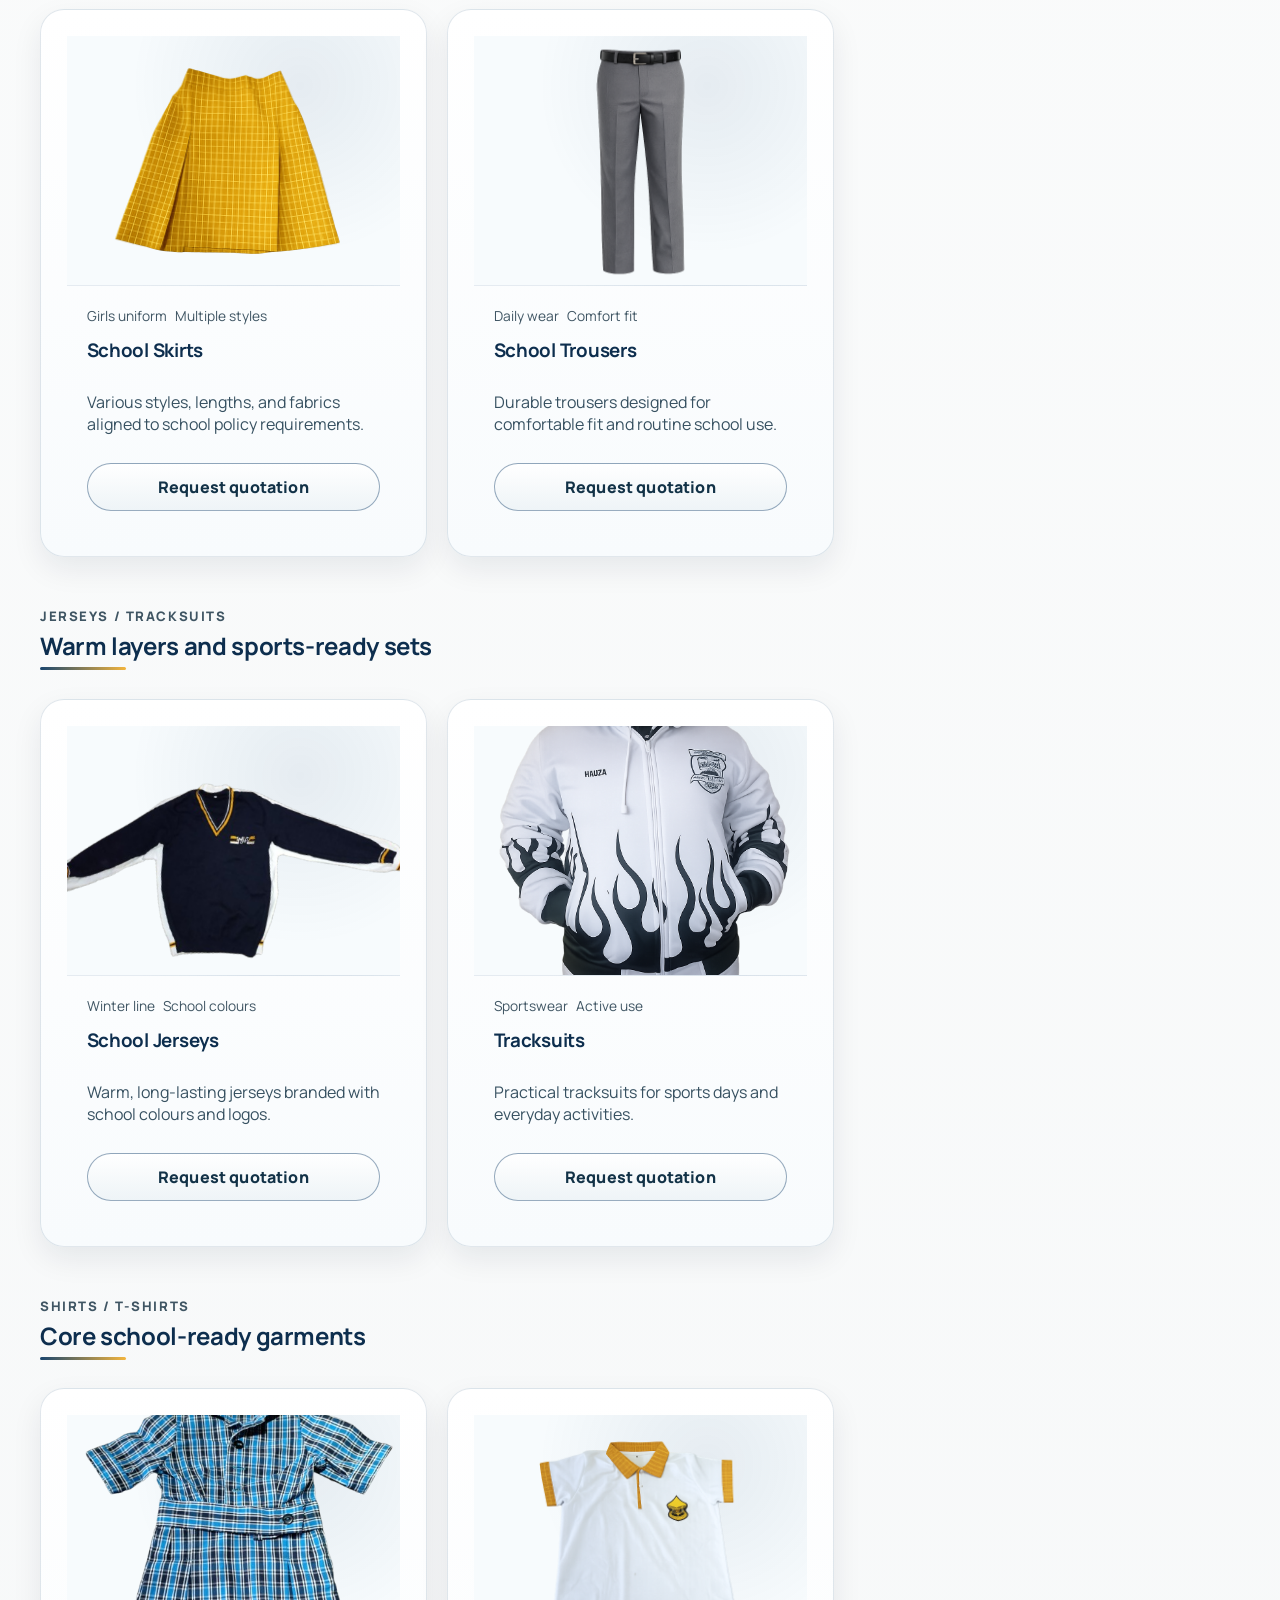
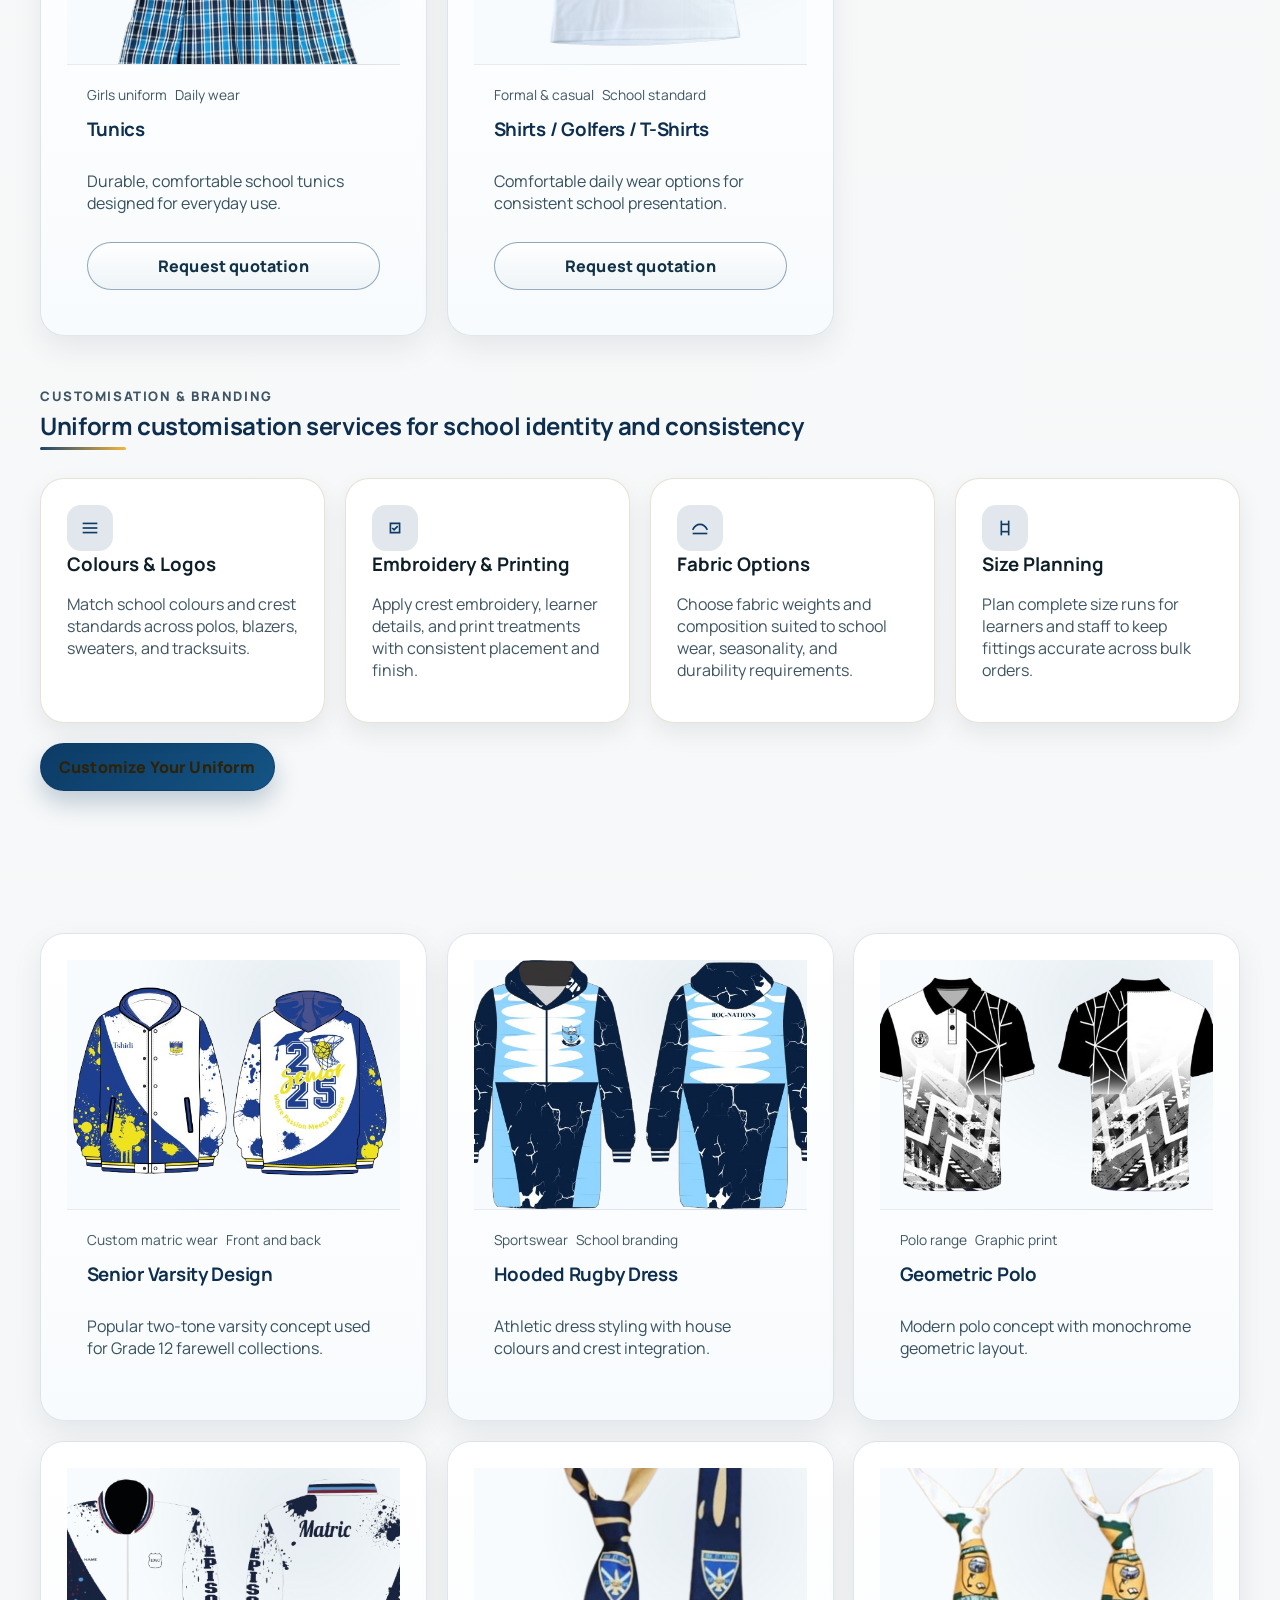
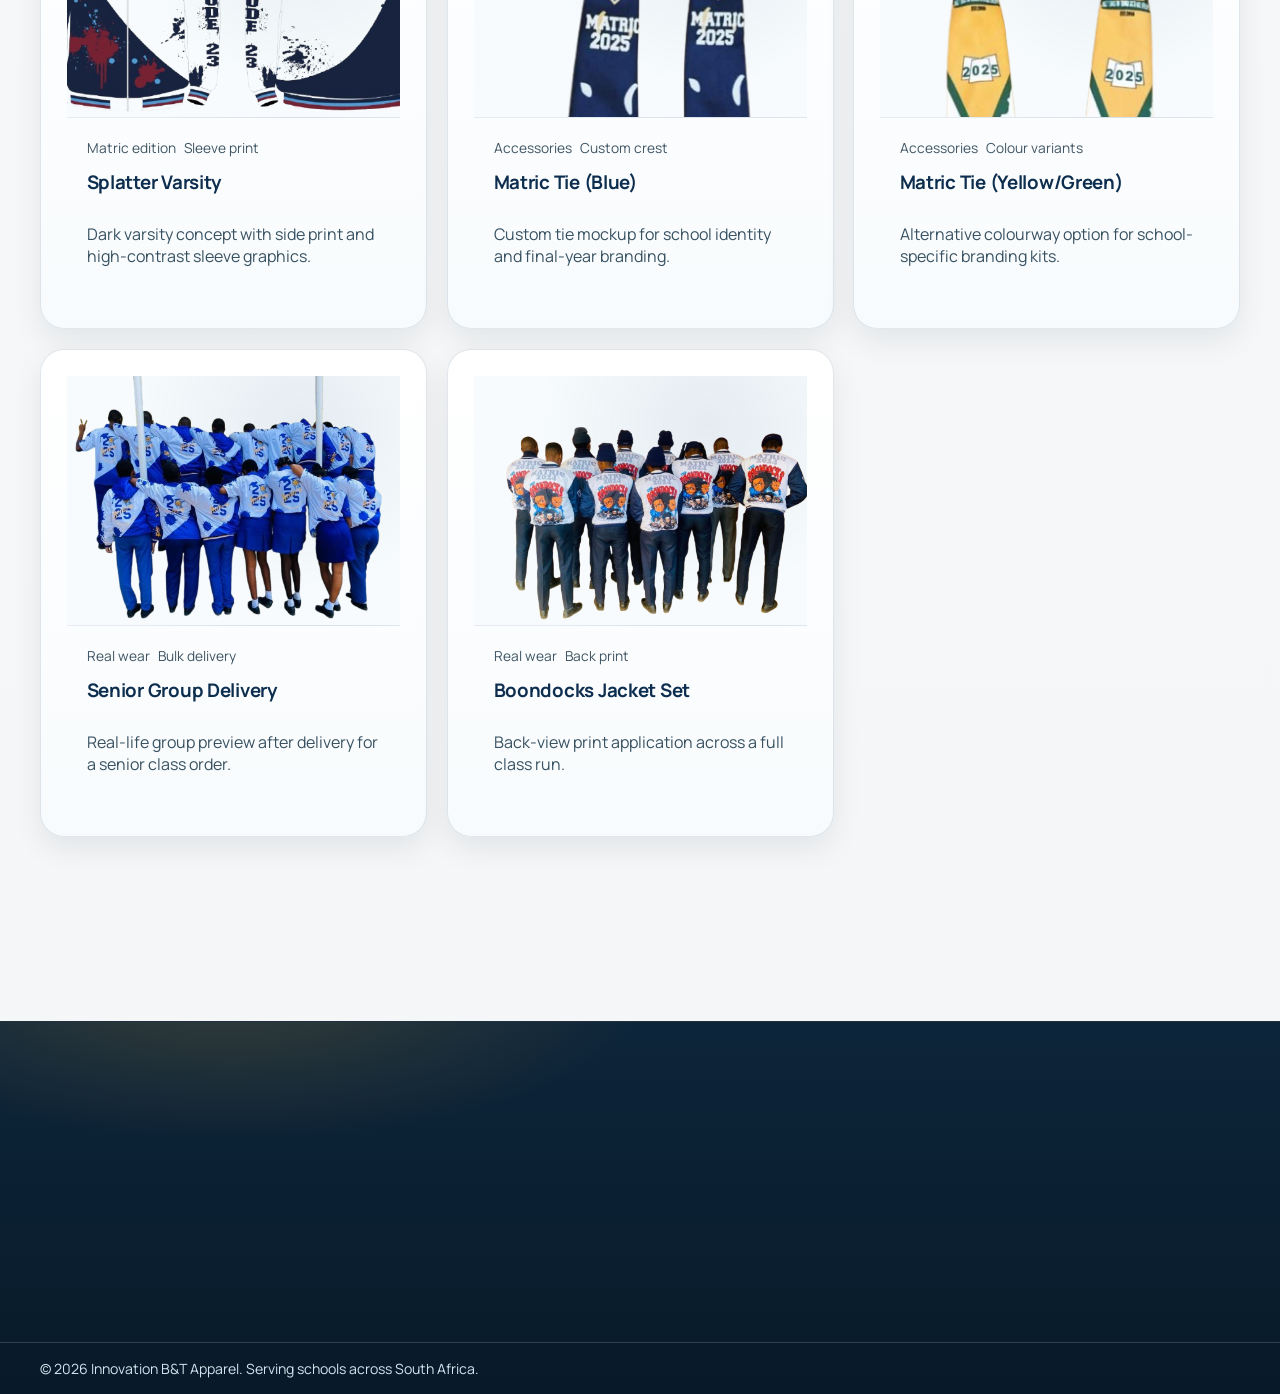
<file: shop.html>
<!DOCTYPE html>
<html lang="en">
<head>
  <meta charset="UTF-8">
  <meta name="viewport" content="width=device-width, initial-scale=1.0">
  <meta name="color-scheme" content="light">
  <title>Shop | B&amp;T Apparel</title>
  <meta name="description" content="Browse B&amp;T Apparel school uniform categories including jackets, skirts, polos, dresses, sweaters and custom schoolwear options.">
  <meta name="robots" content="index,follow">
  <link rel="canonical" href="https://www.example.com/shop.html">
  <meta property="og:type" content="website">
  <meta property="og:title" content="Shop | B&amp;T Apparel">
  <meta property="og:description" content="School uniform catalog with custom production options for schools and bulk orders.">
  <meta property="og:url" content="https://www.example.com/shop.html">
  <meta property="og:image" content="https://www.example.com/assets/assets/images/logo/logo-1024.png">
  <meta name="twitter:card" content="summary_large_image">
  <meta name="twitter:title" content="Shop | B&amp;T Apparel">
  <meta name="twitter:description" content="School uniform catalog with custom production options for schools and bulk orders.">
  <meta name="twitter:image" content="https://www.example.com/assets/assets/images/logo/logo-1024.png">
  <link rel="preconnect" href="https://fonts.googleapis.com">
  <link rel="preconnect" href="https://fonts.gstatic.com" crossorigin>
  <link href="https://fonts.googleapis.com/css2?family=Manrope:wght@400;500;600;700;800&display=swap" rel="stylesheet">
  <link rel="stylesheet" href="styles.css">
  <link rel="icon" type="image/png" sizes="256x256" href="assets/assets/images/logo/logo-256.png">
  <link rel="apple-touch-icon" href="assets/assets/images/logo/logo-256.png">
  <script type="application/ld+json">
  {
    "@context": "https://schema.org",
    "@type": "Organization",
    "name": "Innovation B&T Apparel",
    "url": "https://www.example.com/",
    "logo": "https://www.example.com/assets/assets/images/logo/logo-512.png"
  }
  </script>
</head>
<body>
  <div class="promo-bar">
    <div class="container promo-inner">
      <p>Custom colours, logos, embroidery and sizing available</p>
      <span class="promo-divider" aria-hidden="true"></span>
      <p>Made-to-order and bulk production</p>
    </div>
  </div>

  <header class="site-header">
    <div class="container header-shell">
      <a class="brand" href="index.html" aria-label="B and T Apparel home">
        <img
          class="brand-logo"
          src="assets/assets/images/logo/logo-256.png"
          srcset="assets/assets/images/logo/logo-256.png 256w, assets/assets/images/logo/logo-512.png 512w, assets/assets/images/logo/logo-1024.png 1024w"
          sizes="(max-width: 767px) 44px, 52px"
          alt="Innovation B and T Apparel logo"
        >
      </a>

      <nav class="nav-links" aria-label="Primary">
        <a href="index.html">Home</a>
        <a href="about.html">About</a>
        <a class="active" href="shop.html">Shop</a>
        <a href="quote.html">Quote</a>
        <a href="contact.html">Contact</a>
        <a href="legal.html">Legal</a>
      </nav>

      <div class="header-tools">
        <label class="search-shell">
          <svg viewBox="0 0 24 24" fill="none" stroke="currentColor" stroke-width="1.8">
            <circle cx="11" cy="11" r="7"></circle>
            <path d="m20 20-3.5-3.5"></path>
          </svg>
          <input type="search" placeholder="Search uniforms, schools, styles">
        </label>

        

        <a class="icon-btn quote-shortcut" href="quote.html" aria-label="Request quotation">Quote</a>
      </div>

      <div class="mobile-actions">
        <a class="icon-btn quote-shortcut" href="quote.html" aria-label="Request quotation">Quote</a>

        <button class="menu-toggle" type="button" aria-label="Open menu" aria-expanded="false" data-menu-toggle>
          <span></span><span></span><span></span>
        </button>
      </div>
    </div>
  </header>

  <aside class="drawer" data-mobile-drawer>
    <div class="drawer-backdrop" data-drawer-backdrop></div>
    <div class="drawer-panel">
      <div class="drawer-top">
        <div class="brand-copy">
          <strong>Innovation B&amp;T Apparel</strong>
          <small>Company profile and quotations</small>
        </div>
        <button class="drawer-close" type="button" data-drawer-close aria-label="Close menu">&times;</button>
      </div>

      <label class="drawer-search">
        <svg viewBox="0 0 24 24" fill="none" stroke="currentColor" stroke-width="1.8">
          <circle cx="11" cy="11" r="7"></circle>
          <path d="m20 20-3.5-3.5"></path>
        </svg>
        <input type="search" placeholder="Search uniforms">
      </label>

      <nav class="drawer-nav" aria-label="Mobile navigation">
        <a href="index.html" data-drawer-link>Home</a>
        <a href="about.html" data-drawer-link>About</a>
        <a href="shop.html" data-drawer-link>Shop</a>
        <a href="quote.html" data-drawer-link>Quote</a>
        <a href="contact.html" data-drawer-link>Contact</a>
        <a href="legal.html" data-drawer-link>Legal</a>
      </nav>
    </div>
  </aside>

  <main class="page-main">
    <section class="section-tight">
      <div class="container">
        <div class="hero-banner">
          <div class="breadcrumbs">
            <a href="index.html">Home</a>
            <span>/</span>
            <span>Shop</span>
          </div>
          <p class="section-label">Catalog</p>
          <h1>School Uniform Catalog</h1>
          <p>Browse category-led schoolwear, compare options, and move easily from standard items to custom production enquiries.</p>
        </div>
      </div>
    </section>

    <section class="section-tight">
      <div class="container">
        <div class="shop-shell top-gap">
          <div class="shop-topbar">
            <div class="pills">
              <button class="pill active" type="button" data-filter="all">All</button>
              <button class="pill" type="button" data-filter="jackets-blazers">Jackets / Blazers</button>
              <button class="pill" type="button" data-filter="pants-skirts">Pants / Skirts</button>
              <button class="pill" type="button" data-filter="jerseys-tracksuits">Jerseys / Tracksuits</button>
              <button class="pill" type="button" data-filter="shirts-tshirts">Shirts / T-Shirts</button>
              <button class="pill" type="button" data-filter="customisation-branding">Customisation &amp; Branding</button>
            </div>
          </div>

          <div class="shop-main">
            <div class="catalog-stack">
              <!-- NEW: Desktop-friendly extra row in the right column (won't break mobile) -->
              <div class="catalog-toolbar card">
                <div class="toolbar-left">
                  <strong>Showing:</strong> <span>All categories</span>
                  <span class="dot" aria-hidden="true"></span>
                  <span class="muted">18+ items</span>
                </div>

                <div class="toolbar-right">
                  <label class="toolbar-field">
                    <span class="muted">Sort</span>
                    <select>
                      <option>Featured</option>
                      <option>Alphabetical</option>
                      <option>Newest</option>
                    </select>
                  </label>

                  <a class="btn btn-secondary" href="quote.html">Bulk / Custom Quote</a>
                </div>
              </div>

              <section data-section-key="jackets-blazers" data-section-kind="catalog">
                <div class="section-head">
                  <div class="title-stack">
                    <p class="section-label">Jackets / Blazers</p>
                    <h2>Formal layers and custom school identity pieces</h2>
                    <div class="title-rule"></div>
                  </div>
                </div>

                <div class="product-grid">
                  <article class="card product-card">
                    <div class="product-media">
                      <img src="assets/assets/images/showcase/jackets/navy-class-of-2025-varsity-jacket.png" alt="Navy class of 2025 varsity jacket design">
                    </div>
                    <div class="product-body">
                      <div class="product-meta"><span>Formal wear</span><span>Custom logo</span></div>
                      <h3>Matric Jackets</h3>
                      <p>Custom-designed jackets with embroidery, learner names, and year branding.</p>
                      <a class="btn btn-secondary" href="quote.html">Request quotation</a>
                    </div>
                  </article>

                  <article class="card product-card">
                    <div class="product-media">
                      <img src="assets/assets/images/showcase/blazers/grey-school-uniform-blazer.png" alt="Grey school uniform blazer">
                    </div>
                    <div class="product-body">
                      <div class="product-meta"><span>Tailored</span><span>Not available</span></div>
                      <h3>School Blazers</h3>
                      <p>Not available at the moment. We will indicate when stock is available.</p>
                      <span class="btn btn-secondary" aria-disabled="true">Currently unavailable</span>
                    </div>
                  </article>

                  <article class="card product-card">
                    <div class="product-media">
                      <img src="assets/assets/images/showcase/blazers/School_blazers_with_embroidered_crests.png" alt="School blazers with embroidered crests">
                    </div>
                    <div class="product-body">
                      <div class="product-meta"><span>Formal wear</span><span>Not available</span></div>
                      <h3>Crested School Blazers</h3>
                      <p>Not available at the moment. We will indicate when stock is available.</p>
                      <span class="btn btn-secondary" aria-disabled="true">Currently unavailable</span>
                    </div>
                  </article>
                </div>
              </section>

              <section data-section-key="pants-skirts" data-section-kind="catalog">
                <div class="section-head">
                  <div class="title-stack">
                    <p class="section-label">Pants / Skirts</p>
                    <h2>Durable everyday uniform staples</h2>
                    <div class="title-rule"></div>
                  </div>
                </div>

                <div class="product-grid">
                  <article class="card product-card">
                    <div class="product-media">
                      <img src="assets/assets/images/showcase/skirts/yellow-plaid-school-skirt.png" alt="Yellow plaid school skirt">
                    </div>
                    <div class="product-body">
                      <div class="product-meta"><span>Girls uniform</span><span>Multiple styles</span></div>
                      <h3>School Skirts</h3>
                      <p>Various styles, lengths, and fabrics aligned to school policy requirements.</p>
                      <a class="btn btn-secondary" href="quote.html">Request quotation</a>
                    </div>
                  </article>

                  <article class="card product-card">
                    <div class="product-media">
                      <img src="assets/assets/images/products/grey-school-pants.png" alt="Grey school pants">
                    </div>
                    <div class="product-body">
                      <div class="product-meta"><span>Daily wear</span><span>Comfort fit</span></div>
                      <h3>School Trousers</h3>
                      <p>Durable trousers designed for comfortable fit and routine school use.</p>
                      <a class="btn btn-secondary" href="quote.html">Request quotation</a>
                    </div>
                  </article>
                </div>
              </section>

              <section data-section-key="jerseys-tracksuits" data-section-kind="catalog">
                <div class="section-head">
                  <div class="title-stack">
                    <p class="section-label">Jerseys / Tracksuits</p>
                    <h2>Warm layers and sports-ready sets</h2>
                    <div class="title-rule"></div>
                  </div>
                </div>

                <div class="product-grid">
                  <article class="card product-card">
                    <div class="product-media">
                      <img src="assets/assets/images/showcase/sweaters/navy-white-v-neck-school-sweater.png" alt="Navy and white school sweater">
                    </div>
                    <div class="product-body">
                      <div class="product-meta"><span>Winter line</span><span>School colours</span></div>
                      <h3>School Jerseys</h3>
                      <p>Warm, long-lasting jerseys branded with school colours and logos.</p>
                      <a class="btn btn-secondary" href="quote.html">Request quotation</a>
                    </div>
                  </article>

                  <article class="card product-card">
                    <div class="product-media">
                      <img src="assets/assets/images/showcase/jackets/white-black-flame-hoodie-jacket-model.png" alt="White and black flame hoodie jacket">
                    </div>
                    <div class="product-body">
                      <div class="product-meta"><span>Sportswear</span><span>Active use</span></div>
                      <h3>Tracksuits</h3>
                      <p>Practical tracksuits for sports days and everyday activities.</p>
                      <a class="btn btn-secondary" href="quote.html">Request quotation</a>
                    </div>
                  </article>
                </div>
              </section>

              <section data-section-key="shirts-tshirts" data-section-kind="catalog">
                <div class="section-head">
                  <div class="title-stack">
                    <p class="section-label">Shirts / T-Shirts</p>
                    <h2>Core school-ready garments</h2>
                    <div class="title-rule"></div>
                  </div>
                </div>

                <div class="product-grid">
                  <article class="card product-card">
                    <div class="product-media">
                      <img src="assets/assets/images/showcase/dresses/blue-plaid-girls-school-dress.png" alt="Blue plaid girls school dress">
                    </div>
                    <div class="product-body">
                      <div class="product-meta"><span>Girls uniform</span><span>Daily wear</span></div>
                      <h3>Tunics</h3>
                      <p>Durable, comfortable school tunics designed for everyday use.</p>
                      <a class="btn btn-secondary" href="quote.html">Request quotation</a>
                    </div>
                  </article>

                  <article class="card product-card">
                    <div class="product-media">
                      <img src="assets/assets/images/showcase/polos/white-gold-trim-school-polo.png" alt="White and gold school polo shirt">
                    </div>
                    <div class="product-body">
                      <div class="product-meta"><span>Formal &amp; casual</span><span>School standard</span></div>
                      <h3>Shirts / Golfers / T-Shirts</h3>
                      <p>Comfortable daily wear options for consistent school presentation.</p>
                      <a class="btn btn-secondary" href="quote.html">Request quotation</a>
                    </div>
                  </article>
                </div>
              </section>

              <section data-section-key="customisation-branding" data-section-kind="service">
                <div class="section-head">
                  <div class="title-stack">
                    <p class="section-label">Customisation &amp; Branding</p>
                    <h2>Uniform customisation services for school identity and consistency</h2>
                    <div class="title-rule"></div>
                  </div>
                </div>

                <!-- Changed: Converted product category into service section -->
                <!-- Removed: product card layout -->
                <div class="feature-grid">
                  <article class="feature-card">
                    <span class="icon-wrap"><svg viewBox="0 0 24 24" fill="none" stroke="currentColor" stroke-width="1.8"><path d="M4 12h16"></path><path d="M4 7h16"></path><path d="M4 17h16"></path></svg></span>
                    <h3>Colours &amp; Logos</h3>
                    <p>Match school colours and crest standards across polos, blazers, sweaters, and tracksuits.</p>
                  </article>

                  <article class="feature-card">
                    <span class="icon-wrap"><svg viewBox="0 0 24 24" fill="none" stroke="currentColor" stroke-width="1.8"><path d="M7 7h10v10H7z"></path><path d="m9 12 2 2 4-4"></path></svg></span>
                    <h3>Embroidery &amp; Printing</h3>
                    <p>Apply crest embroidery, learner details, and print treatments with consistent placement and finish.</p>
                  </article>

                  <article class="feature-card">
                    <span class="icon-wrap"><svg viewBox="0 0 24 24" fill="none" stroke="currentColor" stroke-width="1.8"><path d="M4 14c4-8 12-8 16 0"></path><path d="M4 18h16"></path></svg></span>
                    <h3>Fabric Options</h3>
                    <p>Choose fabric weights and composition suited to school wear, seasonality, and durability requirements.</p>
                  </article>

                  <article class="feature-card">
                    <span class="icon-wrap"><svg viewBox="0 0 24 24" fill="none" stroke="currentColor" stroke-width="1.8"><path d="M8 4v16"></path><path d="M16 4v16"></path><path d="M8 8h8"></path><path d="M8 16h8"></path></svg></span>
                    <h3>Size Planning</h3>
                    <p>Plan complete size runs for learners and staff to keep fittings accurate across bulk orders.</p>
                  </article>
                </div>

                <div class="btn-row top-gap">
                  <!-- Added: Customisation CTA -->
                  <a class="btn btn-primary" href="quote.html">Customize Your Uniform</a>
                </div>
              </section>

              <section data-section-key="design-showcase" data-section-kind="showcase">
                <div class="section-head">
                  <div class="title-stack">
                    <p class="section-label">Design Showcase</p>
                    <h2>Recent custom designs and real-wear previews</h2>
                    <div class="title-rule"></div>
                  </div>
                </div>

                <div class="product-grid">
                  <article class="card product-card">
                    <div class="product-media">
                      <img src="assets/assets/images/showcase/jackets/white-blue-senior-2025-varsity-jacket.png" alt="White and blue senior varsity jacket design">
                    </div>
                    <div class="product-body">
                      <div class="product-meta"><span>Custom matric wear</span><span>Front and back</span></div>
                      <h3>Senior Varsity Design</h3>
                      <p>Popular two-tone varsity concept used for Grade 12 farewell collections.</p>
                    </div>
                  </article>

                  <article class="card product-card">
                    <div class="product-media">
                      <img src="assets/assets/images/showcase/dresses/blue-roc-nations-hooded-rugby-dress.png" alt="Blue ROC Nations hooded rugby dress">
                    </div>
                    <div class="product-body">
                      <div class="product-meta"><span>Sportswear</span><span>School branding</span></div>
                      <h3>Hooded Rugby Dress</h3>
                      <p>Athletic dress styling with house colours and crest integration.</p>
                    </div>
                  </article>

                  <article class="card product-card">
                    <div class="product-media">
                      <img src="assets/assets/images/showcase/polos/black-white-geometric-school-polo.png" alt="Black and white geometric school polo">
                    </div>
                    <div class="product-body">
                      <div class="product-meta"><span>Polo range</span><span>Graphic print</span></div>
                      <h3>Geometric Polo</h3>
                      <p>Modern polo concept with monochrome geometric layout.</p>
                    </div>
                  </article>

                  <article class="card product-card">
                    <div class="product-media">
                      <img src="assets/assets/images/showcase/jackets/black-blue-splatter-matric-varsity-jacket.png" alt="Black and blue splatter matric varsity jacket">
                    </div>
                    <div class="product-body">
                      <div class="product-meta"><span>Matric edition</span><span>Sleeve print</span></div>
                      <h3>Splatter Varsity</h3>
                      <p>Dark varsity concept with side print and high-contrast sleeve graphics.</p>
                    </div>
                  </article>

                  <article class="card product-card">
                    <div class="product-media">
                      <img src="assets/assets/images/showcase/ties/blue-matric-2025-tie.png" alt="Blue matric 2025 tie">
                    </div>
                    <div class="product-body">
                      <div class="product-meta"><span>Accessories</span><span>Custom crest</span></div>
                      <h3>Matric Tie (Blue)</h3>
                      <p>Custom tie mockup for school identity and final-year branding.</p>
                    </div>
                  </article>

                  <article class="card product-card">
                    <div class="product-media">
                      <img src="assets/assets/images/showcase/ties/yellow-green-matric-2025-tie.png" alt="Yellow and green matric 2025 tie">
                    </div>
                    <div class="product-body">
                      <div class="product-meta"><span>Accessories</span><span>Colour variants</span></div>
                      <h3>Matric Tie (Yellow/Green)</h3>
                      <p>Alternative colourway option for school-specific branding kits.</p>
                    </div>
                  </article>

                  <article class="card product-card">
                    <div class="product-media">
                      <img src="assets/assets/images/showcase/groups/blue-senior-2025-uniform-group-photo.png" alt="Group photo in blue senior 2025 uniforms">
                    </div>
                    <div class="product-body">
                      <div class="product-meta"><span>Real wear</span><span>Bulk delivery</span></div>
                      <h3>Senior Group Delivery</h3>
                      <p>Real-life group preview after delivery for a senior class order.</p>
                    </div>
                  </article>

                  <article class="card product-card">
                    <div class="product-media">
                      <img src="assets/assets/images/showcase/groups/matric-2024-boondocks-group-back-view.png" alt="Matric 2024 boondocks varsity back view">
                    </div>
                    <div class="product-body">
                      <div class="product-meta"><span>Real wear</span><span>Back print</span></div>
                      <h3>Boondocks Jacket Set</h3>
                      <p>Back-view print application across a full class run.</p>
                    </div>
                  </article>
                </div>
              </section>
            </div><!-- /catalog-stack -->
          </div><!-- /shop-main -->
        </div><!-- /shop-shell -->
      </div><!-- /container -->
    </section>
  </main>

  <footer class="site-footer">
    <div class="container footer-main">
      <div class="footer-grid">
        <div class="footer-block">
          <h3>Navigate</h3>
          <a href="index.html">Home</a>
          <a href="about.html">About</a>
          <a href="shop.html">Shop</a>
          <a href="quote.html">Request a Quote</a>
        </div>

        <div class="footer-block">
          <h3>Information</h3>
          <a href="legal.html">Legal</a>
          <a href="legal/terms.html">Terms</a>
          <a href="legal/privacy.html">Privacy</a>
          <a href="legal/returns.html">Returns</a>
        </div>

        <div class="footer-block">
          <h3>Quick Links</h3>
          <a href="shop.html">Shop by Category</a>
          <a href="quote.html">Bulk Orders</a>
          <a href="contact.html">Customer Support</a>
          <a href="legal/faq.html">FAQs</a>
        </div>

        <div class="footer-block">
          <h3>Contact</h3>
          <p>Harmony Development Centre, Workshop No.4, road Alma Road Welkom 9460</p>
          <p>060 335 0437 | 084 246 4470</p>
          <p>bntinnocons@gmail.com</p>

          <div class="social-row">
            <a class="social-link" href="#" aria-label="Facebook">
              <svg viewBox="0 0 24 24" fill="none" stroke="currentColor" stroke-width="1.8">
                <path d="M15 8h-2a2 2 0 0 0-2 2v2h4l-.6 4H11v5"></path>
                <path d="M16 3.5A9.5 9.5 0 1 1 8 21"></path>
              </svg>
            </a>
            <a class="social-link" href="#" aria-label="Instagram">
              <svg viewBox="0 0 24 24" fill="none" stroke="currentColor" stroke-width="1.8">
                <rect x="4" y="4" width="16" height="16" rx="4"></rect>
                <circle cx="12" cy="12" r="3.5"></circle>
                <path d="M17.5 6.5h.01"></path>
              </svg>
            </a>
            <a class="social-link" href="https://wa.me/27603350437?text=Hello%20B%26T%20Apparel%2C%20I%20would%20like%20a%20quotation." target="_blank" rel="noopener" aria-label="WhatsApp">
              <svg viewBox="0 0 24 24" fill="none" stroke="currentColor" stroke-width="1.8">
                <path d="M20 12a8 8 0 0 1-11.7 7L4 20l1.2-4.1A8 8 0 1 1 20 12Z"></path>
                <path d="M9.5 9.5c1 3 2.5 4.5 5.5 5.5"></path>
              </svg>
            </a>
          </div>
        </div>
      </div>
    </div>

    <div class="copyright-strip">
      <div class="container">© 2026 Innovation B&amp;T Apparel. Serving schools across South Africa.</div>
    </div>
  </footer>

  <script src="main.js"></script>
  <script src="assets/assets/js/scroll-anim.js"></script>
</body>
</html>
</file>
<file: styles.css>
﻿:root {
  --bg: #f8f6f1;
  --surface: #ffffff;
  --surface-alt: #f2ede4;
  --surface-dark: #2f2a22;
  --surface-dark-2: #3a3126;
  --text: #1f1f1f;
  --muted: #6a6a6a;
  --line: #e6dfd2;
  --brand-blue: #1e3fa8;
  --brand-blue-dark: #142b73;
  --brand-blue-ink: #0b1b45;
  --brand-blue-rgb: 30, 63, 168;
  --brand-blue-dark-rgb: 20, 43, 115;
  --gold: #d4a017;
  --gold-strong: #b8890f;
  --gold-soft: #f2c94c;
  --gold-rgb: 212, 160, 23;
  --gold-strong-rgb: 184, 137, 15;
  --gold-soft-rgb: 242, 201, 76;
  --gold-gradient: linear-gradient(135deg, var(--gold), var(--gold-strong));
  --gold-gradient-hover: linear-gradient(135deg, var(--gold-soft), var(--gold));
  --primary: var(--gold);
  --primary-strong: var(--gold-strong);
  --accent: var(--gold);
  --accent-strong: var(--gold-strong);
  --success: #7d9a4b;
  --shadow-sm: 0 10px 24px rgba(47, 42, 34, 0.08);
  --shadow-md: 0 20px 50px rgba(47, 42, 34, 0.12);
  --radius-sm: 14px;
  --radius-md: 22px;
  --radius-lg: 30px;
  --container: min(1200px, calc(100% - 32px));
  --space-1: 8px;
  --space-2: 12px;
  --space-3: 16px;
  --space-4: 20px;
  --space-5: 28px;
  --space-6: 40px;
  --space-7: 56px;
  --space-8: 72px;
}

* {
  box-sizing: border-box;
}

html,
body {
  width: 100%;
  max-width: 100%;
  overflow-x: hidden;
}

body {
  margin: 0;
  font-family: "Manrope", "Segoe UI", sans-serif;
  color: var(--text);
  background:
    radial-gradient(circle at top right, rgba(var(--gold-rgb), 0.08), transparent 30%),
    linear-gradient(180deg, #fcfaf5 0%, var(--bg) 100%);
}

img,
svg {
  display: block;
  max-width: 100%;
}

a {
  color: inherit;
  text-decoration: none;
}

button,
input,
textarea,
select {
  font: inherit;
}

button {
  cursor: pointer;
}

a:focus-visible,
button:focus-visible,
input:focus-visible,
select:focus-visible,
textarea:focus-visible,
summary:focus-visible {
  outline: 3px solid rgba(var(--gold-rgb), 0.35);
  outline-offset: 2px;
}

.container {
  width: var(--container);
  margin: 0 auto;
}

.promo-bar {
  background: linear-gradient(90deg, #fffdf8, #f7f1e6);
  color: var(--text);
  border-bottom: 1px solid rgba(var(--gold-rgb), 0.18);
  font-size: 0.88rem;
}

.promo-inner {
  min-height: 42px;
  display: flex;
  align-items: center;
  justify-content: center;
  gap: var(--space-2);
  text-align: center;
}

.promo-inner p {
  margin: 0;
  white-space: nowrap;
}

.promo-divider {
  width: 5px;
  height: 5px;
  border-radius: 50%;
  background: rgba(var(--gold-rgb), 0.55);
}

.site-header {
  position: sticky;
  top: 0;
  z-index: 100;
  background: rgba(255, 255, 255, 0.95);
  border-bottom: 1px solid rgba(230, 223, 210, 0.9);
  backdrop-filter: blur(12px);
}

.header-shell {
  min-height: 82px;
  display: grid;
  grid-template-columns: auto 1fr auto;
  gap: var(--space-3);
  align-items: center;
}

.brand {
  display: inline-flex;
  align-items: center;
  gap: var(--space-3);
  min-width: 0;
}

.brand-logo {
  width: 60px;
  height: 60px;
  border-radius: 20px;
  flex: 0 0 60px;
  object-fit: contain;
}

.brand-copy {
  min-width: 0;
}

.brand-copy strong {
  display: block;
  font-size: 0.98rem;
  line-height: 1.1;
}

.brand-copy small {
  display: block;
  margin-top: 4px;
  color: var(--muted);
  font-size: 0.74rem;
}

.nav-links {
  display: none;
  align-items: center;
  justify-content: center;
  gap: clamp(10px, 1.4vw, 18px);
}

.nav-links a {
  padding: 10px 6px;
  color: var(--muted);
  font-weight: 700;
  position: relative;
}

.nav-links a.active,
.nav-links a:hover {
  color: var(--brand-blue);
}

.nav-links a.active::after,
.nav-links a:hover::after {
  content: "";
  position: absolute;
  left: 6px;
  right: 6px;
  bottom: 2px;
  height: 2px;
  border-radius: 999px;
  background: var(--gold);
}

.header-tools {
  display: none;
  align-items: center;
  gap: var(--space-2);
}

.search-shell {
  display: flex;
  align-items: center;
  gap: var(--space-2);
  min-width: min(320px, 32vw);
  padding: 0 14px;
  height: 46px;
  border: 1px solid var(--line);
  border-radius: 999px;
  background: #fff;
  box-shadow: var(--shadow-sm);
}

.search-shell svg {
  width: 18px;
  height: 18px;
  color: var(--muted);
  flex: 0 0 auto;
}

.search-shell input {
  width: 100%;
  border: 0;
  padding: 0;
  background: transparent;
  color: var(--text);
}

.icon-btn {
  width: 46px;
  height: 46px;
  border: 1px solid var(--line);
  border-radius: 999px;
  display: grid;
  place-items: center;
  background: linear-gradient(180deg, #ffffff, #f8faff);
  box-shadow: var(--shadow-sm);
  color: var(--brand-blue);
}

.icon-btn svg {
  width: 18px;
  height: 18px;
}

.cart-btn {
  position: relative;
}

.badge {
  position: absolute;
  top: -2px;
  right: -1px;
  min-width: 20px;
  height: 20px;
  padding: 0 4px;
  border-radius: 999px;
  display: grid;
  place-items: center;
  background: var(--gold-gradient);
  color: #ffffff;
  font-size: 0.72rem;
  font-weight: 800;
}

.quote-shortcut {
  width: auto;
  min-width: 46px;
  padding: 0 14px;
  text-decoration: none;
  font-size: 0.8rem;
  font-weight: 800;
  letter-spacing: 0.02em;
}

.quote-builder .line-items-wrap {
  border: 1px solid var(--line);
  border-radius: 12px;
  padding: 14px;
  background: #fff;
}

.line-items-head {
  display: flex;
  align-items: center;
  justify-content: space-between;
  gap: 12px;
  margin-bottom: 10px;
}

.line-items-head h3 {
  margin: 0;
  font-size: 1rem;
}

#qb-items {
  display: grid;
  gap: 8px;
}

.line-item-row {
  display: grid;
  grid-template-columns: 1.8fr 1.1fr 0.7fr auto;
  gap: 8px;
}

.line-item-row input,
.line-item-row select {
  width: 100%;
}

.action-stack {
  border-top: 1px dashed rgba(var(--brand-blue-rgb), 0.2);
  padding-top: 12px;
}

.quote-layout {
  display: grid;
  gap: var(--space-4);
}

.quote-side {
  align-self: start;
}

.quote-side h2 {
  margin-top: 4px;
}

.quote-checklist {
  margin-top: 16px;
  padding-top: 12px;
  border-top: 1px solid var(--line);
}

.quote-checklist h3 {
  margin: 0 0 8px;
  font-size: 1rem;
}

.price-guide {
  padding: 20px;
}

.price-grid {
  display: grid;
  grid-template-columns: repeat(auto-fit, minmax(180px, 1fr));
  gap: 10px;
  margin-bottom: 8px;
}

.price-item {
  border: 1px solid var(--line);
  border-radius: 12px;
  padding: 10px 12px;
  display: flex;
  justify-content: space-between;
  align-items: center;
  gap: 12px;
  background: #fff;
}

.price-item strong {
  font-size: 0.92rem;
}

.price-item span {
  font-weight: 800;
  color: var(--brand-blue);
}

.mobile-actions {
  display: inline-flex;
  align-items: center;
  gap: var(--space-2);
}

.menu-toggle {
  width: 46px;
  height: 46px;
  border: 1px solid var(--line);
  border-radius: 14px;
  background: #fff;
  display: grid;
  place-items: center;
  gap: 4px;
  box-shadow: var(--shadow-sm);
}

.menu-toggle span {
  width: 18px;
  height: 2px;
  border-radius: 999px;
  background: var(--brand-blue);
}

.drawer {
  position: fixed;
  inset: 0;
  z-index: 120;
  visibility: hidden;
  pointer-events: none;
}

.drawer.is-open {
  visibility: visible;
  pointer-events: auto;
}

.drawer-backdrop {
  position: absolute;
  inset: 0;
  background: rgba(8, 22, 42, 0.48);
  opacity: 0;
  transition: opacity 0.25s ease;
}

.drawer-panel {
  position: absolute;
  top: 0;
  right: 0;
  width: min(92vw, 360px);
  height: 100%;
  padding: 24px;
  background: #fff;
  box-shadow: var(--shadow-md);
  transform: translateX(100%);
  transition: transform 0.25s ease;
  display: flex;
  flex-direction: column;
  gap: var(--space-4);
}

.drawer.is-open .drawer-backdrop {
  opacity: 1;
}

.drawer.is-open .drawer-panel {
  transform: translateX(0);
}

.drawer-top {
  display: flex;
  align-items: center;
  justify-content: space-between;
  gap: var(--space-3);
}

.drawer-close {
  width: 42px;
  height: 42px;
  border-radius: 12px;
  border: 1px solid var(--line);
  background: #fff;
}

.drawer-nav {
  display: grid;
  gap: 4px;
}

.drawer-nav a {
  padding: 12px 0;
  border-bottom: 1px solid var(--line);
  font-weight: 700;
}

.drawer-search {
  display: flex;
  align-items: center;
  gap: 10px;
  border: 1px solid var(--line);
  border-radius: 999px;
  padding: 0 14px;
  height: 48px;
  background: var(--surface-alt);
}

.drawer-search input {
  width: 100%;
  border: 0;
  background: transparent;
  padding: 0;
}

.page-main {
  padding: var(--space-6) 0 var(--space-8);
}

.section {
  padding: var(--space-7) 0;
}

.section-tight {
  padding: var(--space-6) 0;
}

.surface-panel {
  background: rgba(255, 255, 255, 0.88);
  border: 1px solid rgba(230, 223, 210, 0.85);
  border-radius: var(--radius-md);
  box-shadow: var(--shadow-sm);
}

.card,
.feature-card,
.category-tile,
.step-card,
.footer-card {
  background: var(--surface);
  border: 1px solid rgba(230, 223, 210, 0.9);
  border-radius: var(--radius-md);
  box-shadow: var(--shadow-sm);
}

.card:hover,
.feature-card:hover,
.category-tile:hover,
.product-card:hover {
  box-shadow: 0 18px 36px rgba(var(--gold-rgb), 0.14);
  border-color: rgba(var(--gold-rgb), 0.28);
  transform: translateY(-2px);
}

.card,
.feature-card,
.category-tile,
.step-card {
  padding: clamp(18px, 2vw, 28px);
}

.top-gap {
  margin-top: var(--space-4);
}

.section-label {
  margin: 0 0 10px;
  color: var(--brand-blue-ink);
  font-size: 0.82rem;
  font-weight: 800;
  letter-spacing: 0.08em;
  text-transform: uppercase;
}

.section-head {
  display: flex;
  flex-wrap: wrap;
  align-items: end;
  justify-content: space-between;
  gap: var(--space-3);
  margin-bottom: var(--space-5);
}

.section-head h1,
.section-head h2,
.section-head h3 {
  margin: 0;
  color: var(--brand-blue-ink);
  line-height: 1.1;
  letter-spacing: -0.02em;
}

.section-head p {
  margin: 10px 0 0;
  max-width: 58ch;
  color: var(--muted);
}

.section-link {
  color: var(--primary-strong);
  font-weight: 800;
}

.section-link:hover {
  color: var(--gold);
}

.title-stack {
  display: grid;
  gap: 8px;
}

.title-rule {
  width: 86px;
  height: 3px;
  border-radius: 999px;
  background: linear-gradient(90deg, var(--gold), rgba(var(--gold-rgb), 0));
}

.hero-shell {
  position: relative;
  overflow: hidden;
  border-radius: var(--radius-lg);
  min-height: clamp(480px, 70vw, 620px);
  background:
    radial-gradient(circle at 14% 22%, rgba(var(--gold-soft-rgb), 0.2), transparent 34%),
    radial-gradient(circle at 88% 84%, rgba(var(--gold-rgb), 0.16), transparent 30%),
    linear-gradient(140deg, rgba(var(--brand-blue-rgb), 0.96), rgba(var(--brand-blue-dark-rgb), 0.96) 55%, var(--brand-blue-ink));
  box-shadow: var(--shadow-md);
}

.hero-shell::before,
.hero-shell::after {
  content: "";
  position: absolute;
  border-radius: 50%;
  background: rgba(var(--gold-soft-rgb), 0.1);
}

.hero-shell::before {
  width: 280px;
  height: 280px;
  top: -70px;
  right: -40px;
}

.hero-shell::after {
  width: 180px;
  height: 180px;
  bottom: 50px;
  left: 18%;
}

.hero-shell .container {
  position: relative;
  z-index: 1;
  min-height: inherit;
  display: grid;
  align-items: center;
}

.hero-layout {
  display: grid;
  gap: var(--space-5);
  padding: clamp(28px, 4vw, 48px) 0;
}

.hero-copy {
  max-width: 44ch;
  color: var(--text);
}

.hero-copy h1 {
  margin: 0 0 14px;
  font-size: clamp(2.1rem, 5vw, 4.2rem);
  line-height: 0.98;
}

.hero-copy p {
  margin: 0;
  color: var(--muted);
  font-size: clamp(1rem, 1.4vw, 1.14rem);
}

.hero-manufacturing-note {
  margin-top: 14px !important;
  padding: 12px 14px;
  border-left: 3px solid rgba(var(--gold-soft-rgb), 0.8);
  border-radius: 10px;
  background: rgba(255, 255, 255, 0.12);
  color: #f9f5ea !important;
  font-size: 0.98rem !important;
  font-weight: 700;
}

.hero-trust-strip {
  display: flex;
  flex-wrap: wrap;
  gap: 10px;
  margin-top: 20px;
}

.hero-trust-strip span {
  padding: 10px 14px;
  border: 1px solid rgba(var(--gold-soft-rgb), 0.24);
  border-radius: 999px;
  background: rgba(255, 255, 255, 0.82);
  color: var(--text);
  font-size: 0.84rem;
  font-weight: 700;
}

.hero-right {
  position: relative;
  width: 100%;
  display: flex;
  justify-content: center;
}

.hero-slideshow {
  position: relative;
  width: 100%;
  max-width: 550px;
  aspect-ratio: 5 / 4;
}

.hero-image {
  position: absolute;
  inset: 0;
  width: 100%;
  height: 100%;
  object-fit: cover;
  object-position: center top;
  border-radius: 25px;
  box-shadow: 0 30px 80px rgba(20, 16, 10, 0.3);
  opacity: 0;
  transform: scale(1.02);
  transition: opacity 0.25s ease, transform 0.25s ease;
}

.hero-image.is-active {
  opacity: 1;
  transform: scale(1);
}

.hero-dots {
  position: absolute;
  left: 50%;
  bottom: 18px;
  z-index: 2;
  display: flex;
  gap: 10px;
  transform: translateX(-50%);
}

.hero-dot {
  width: 11px;
  height: 11px;
  padding: 0;
  border: 0;
  border-radius: 999px;
  background: rgba(255, 247, 231, 0.4);
  box-shadow: 0 4px 10px rgba(0, 0, 0, 0.16);
}

.hero-dot.is-active {
  background: var(--primary);
}

.hero-quote-btn {
  position: absolute;
  bottom: 20px;
  left: 50%;
  transform: translateX(-50%);
  padding: 12px 26px;
  border-radius: 10px;
  border: 0;
  background: var(--gold-gradient);
  color: #2f2204;
  box-shadow: 0 14px 28px rgba(var(--gold-rgb), 0.22), 0 0 18px rgba(var(--gold-soft-rgb), 0.18);
}

.hero-quote-btn:hover {
  transform: translateX(-50%);
  background: var(--gold-gradient-hover);
}

.hero-card {
  width: min(100%, 430px);
  margin-left: auto;
  padding: clamp(20px, 3vw, 32px);
  background: rgba(255, 255, 255, 0.96);
  border: 1px solid rgba(230, 223, 210, 0.8);
  border-radius: var(--radius-lg);
  box-shadow: 0 20px 50px rgba(20, 16, 10, 0.16);
}

.hero-card h2 {
  margin: 0 0 12px;
  font-size: clamp(1.4rem, 2vw, 2rem);
}

.hero-card p {
  margin: 0 0 18px;
  color: var(--muted);
}

.btn-row {
  display: flex;
  flex-wrap: wrap;
  gap: 12px;
}

.btn {
  min-height: 48px;
  padding: 12px 18px;
  border-radius: 10px;
  border: 1px solid transparent;
  font-weight: 800;
  display: inline-flex;
  align-items: center;
  justify-content: center;
  gap: 8px;
  transition: transform 0.18s ease, box-shadow 0.18s ease, background 0.18s ease, color 0.18s ease;
}

.btn:hover {
  transform: translateY(-1px);
}

.btn-primary {
  background: var(--gold-gradient);
  color: #2f2204;
  box-shadow: 0 14px 28px rgba(var(--gold-rgb), 0.22), 0 0 18px rgba(var(--gold-soft-rgb), 0.18);
}

.btn-primary:hover {
  background: var(--gold-gradient-hover);
}

.btn-secondary {
  background: transparent;
  color: var(--brand-blue);
  border-color: rgba(var(--brand-blue-rgb), 0.28);
}

.btn-secondary:hover {
  background: rgba(var(--brand-blue-rgb), 0.1);
  border-color: rgba(var(--gold-rgb), 0.32);
  color: var(--brand-blue-ink);
}

.btn-accent {
  background: var(--gold-gradient);
  color: #3a2900;
  box-shadow: 0 14px 28px rgba(var(--gold-rgb), 0.2);
}

.btn-accent:hover {
  background: var(--gold-gradient-hover);
}

.chip-row {
  display: flex;
  gap: var(--space-3);
  overflow-x: auto;
  padding-bottom: 6px;
  scrollbar-width: thin;
  align-items: stretch;
}

.chip-row::-webkit-scrollbar {
  height: 6px;
}

.chip-row::-webkit-scrollbar-thumb {
  background: rgba(var(--gold-rgb), 0.24);
  border-radius: 999px;
}

.category-tile {
  min-width: 150px;
  min-height: 220px;
  display: grid;
  grid-template-rows: auto auto 1fr;
  gap: 12px;
  align-content: start;
}

.category-media {
  width: 100%;
  aspect-ratio: 4 / 3;
  border-radius: 14px;
  overflow: hidden;
  border: 1px solid rgba(230, 223, 210, 0.9);
  background: linear-gradient(180deg, #fffdf8, #f2ede4);
}

.category-media img {
  width: 100%;
  height: 100%;
  object-fit: cover;
  object-position: center;
}

.icon-wrap {
  width: 46px;
  height: 46px;
  border-radius: 14px;
  display: grid;
  place-items: center;
  background: rgba(var(--brand-blue-rgb), 0.12);
  color: var(--brand-blue);
}

.icon-wrap svg {
  width: 22px;
  height: 22px;
}

.icon-wrap img {
  width: 22px;
  height: 22px;
}

.category-tile strong {
  display: block;
  line-height: 1.2;
}

.category-tile span {
  color: var(--muted);
  font-size: 0.9rem;
}

.audience-grid,
.feature-grid,
.stats-grid,
.footer-grid {
  display: grid;
  gap: var(--space-4);
}

.audience-card {
  display: grid;
  gap: var(--space-4);
}

.audience-hero {
  width: 64px;
  height: 64px;
  border-radius: 20px;
  display: grid;
  place-items: center;
  background: linear-gradient(145deg, rgba(var(--brand-blue-rgb), 0.16), rgba(var(--brand-blue-dark-rgb), 0.1));
  color: var(--brand-blue);
}

.audience-hero svg {
  width: 30px;
  height: 30px;
}

.audience-card h3,
.feature-card h3,
.product-card h3,
.step-card h3,
.footer-card h3 {
  margin: 0;
}

.audience-card p,
.feature-card p,
.product-card p,
.step-card p,
.muted {
  color: var(--muted);
}

.trust-section {
  background: linear-gradient(180deg, rgba(255, 255, 255, 0.5), rgba(242, 237, 228, 0.48));
}

.trust-grid {
  align-items: stretch;
}

.trust-card {
  display: grid;
  gap: 12px;
}

.trust-icon {
  width: 48px;
  height: 48px;
  border-radius: 14px;
  display: grid;
  place-items: center;
  background: rgba(var(--brand-blue-rgb), 0.12);
  color: var(--brand-blue);
}

.trust-icon svg {
  width: 22px;
  height: 22px;
}

.trust-testimonial {
  margin-top: var(--space-4);
  padding: 18px 20px;
  border: 1px solid rgba(var(--gold-rgb), 0.3);
  border-radius: var(--radius-sm);
  background: #fffdf8;
  box-shadow: var(--shadow-sm);
}

.trust-testimonial p {
  margin: 0;
  color: #3b3327;
  font-weight: 600;
}

.trust-testimonial strong {
  display: inline-block;
  margin-top: 10px;
  color: var(--brand-blue-ink);
  font-size: 0.92rem;
}

.product-grid {
  display: grid;
  gap: var(--space-4);
}

.product-card {
  overflow: hidden;
}

.product-media {
  aspect-ratio: 4 / 3;
  border-bottom: 1px solid rgba(230, 223, 210, 0.9);
  background:
    linear-gradient(145deg, rgba(var(--gold-soft-rgb), 0.14), rgba(var(--gold-rgb), 0.12)),
    linear-gradient(180deg, #fffdf8, #f2ede4);
  position: relative;
}

.product-media svg {
  position: absolute;
  inset: 0;
  margin: auto;
  width: 84px;
  height: 84px;
  color: rgba(var(--gold-strong-rgb), 0.4);
}

.product-media img {
  width: 100%;
  height: 100%;
  object-fit: cover;
}

.product-body {
  padding: 20px;
  display: grid;
  gap: 12px;
}

.product-meta {
  display: flex;
  flex-wrap: wrap;
  gap: 8px;
  font-size: 0.86rem;
  color: var(--muted);
}

.price {
  margin: 0;
  color: var(--primary-strong);
  font-size: 1.08rem;
  font-weight: 800;
}

.split-section {
  display: grid;
  gap: 0;
  overflow: hidden;
  border-radius: var(--radius-lg);
  box-shadow: var(--shadow-md);
}

.split-copy {
  padding: clamp(24px, 4vw, 48px);
  background:
    radial-gradient(circle at 8% 20%, rgba(var(--gold-soft-rgb), 0.24), transparent 34%),
    radial-gradient(circle at 92% 78%, rgba(var(--gold-rgb), 0.16), transparent 30%),
    linear-gradient(145deg, var(--brand-blue), var(--brand-blue-dark) 58%, var(--brand-blue-ink));
  color: #fffaf0;
}

.split-copy p {
  color: var(--muted);
}

.split-media {
  min-height: 280px;
  background:
    radial-gradient(circle at 25% 25%, rgba(var(--gold-rgb), 0.18), transparent 18%),
    radial-gradient(circle at 70% 38%, rgba(var(--gold-soft-rgb), 0.14), transparent 18%),
    linear-gradient(145deg, #f8f6f1, #fffdf8);
  position: relative;
}

.split-media svg {
  position: absolute;
  inset: 0;
  margin: auto;
  width: min(180px, 42%);
  height: auto;
  color: rgba(var(--gold-strong-rgb), 0.22);
}

.split-media img {
  width: 100%;
  height: 100%;
  object-fit: cover;
}

.steps-band {
  background: linear-gradient(135deg, #fffdf8, #f4eee3);
  color: var(--text);
}

.steps-grid {
  display: grid;
  gap: var(--space-4);
}

.step-card {
  background: rgba(255, 255, 255, 0.82);
  border-color: rgba(230, 223, 210, 0.9);
  box-shadow: var(--shadow-sm);
}

.step-number {
  margin-bottom: 18px;
  color: var(--primary-strong);
  font-size: clamp(2rem, 4vw, 3.3rem);
  font-weight: 800;
  line-height: 1;
}

.help-band {
  background: linear-gradient(90deg, rgba(var(--gold-soft-rgb), 0.1), rgba(var(--gold-rgb), 0.12));
  border-top: 1px solid rgba(var(--gold-rgb), 0.24);
  border-bottom: 1px solid rgba(var(--gold-rgb), 0.24);
}

.help-wrap {
  display: flex;
  flex-wrap: wrap;
  align-items: center;
  justify-content: space-between;
  gap: var(--space-3);
  padding: 22px 0;
}

.hero-banner {
  padding: clamp(28px, 5vw, 56px);
  border-radius: var(--radius-lg);
  background:
    radial-gradient(circle at 10% 24%, rgba(var(--gold-soft-rgb), 0.2), transparent 34%),
    radial-gradient(circle at 90% 76%, rgba(var(--gold-rgb), 0.14), transparent 30%),
    linear-gradient(140deg, var(--brand-blue), var(--brand-blue-dark) 58%, var(--brand-blue-ink));
  color: #fffaf0;
  box-shadow: var(--shadow-md);
}

.hero-banner p {
  margin: 14px 0 0;
  max-width: 60ch;
  color: var(--muted);
}

.breadcrumbs {
  display: flex;
  flex-wrap: wrap;
  gap: 8px;
  align-items: center;
  margin-bottom: 18px;
  color: var(--muted);
  font-size: 0.88rem;
}

.shop-layout {
  display: grid;
  gap: var(--space-5);
}

.shop-shell {
  display: grid;
  grid-template-rows: auto 1fr;
  gap: var(--space-5);
}

.shop-topbar {
  min-width: 0;
}

.shop-main {
  display: grid;
  grid-template-columns: 1fr;
  gap: var(--space-5);
  min-width: 0;
}

.filter-toggle {
  width: 100%;
  justify-content: center;
}

.filter-card {
  padding: 20px;
}

.filter-head {
  display: flex;
  align-items: center;
  justify-content: space-between;
  gap: var(--space-3);
  margin-bottom: 8px;
}

.filter-head h2 {
  margin: 0;
  font-size: 1.04rem;
}

.filter-group {
  border-top: 1px solid rgba(230, 223, 210, 0.9);
  padding: 14px 0;
}

.filter-group summary {
  cursor: pointer;
  font-weight: 800;
  list-style: none;
}

.filter-group summary::-webkit-details-marker {
  display: none;
}

.filter-group label {
  display: flex;
  align-items: center;
  gap: 10px;
  margin-top: 12px;
  color: var(--muted);
  font-size: 0.94rem;
}

.filter-group input[type="checkbox"] {
  width: 16px;
  height: 16px;
  margin: 0;
  accent-color: var(--primary);
}

.filters-mobile {
  display: none;
}

.filters-mobile.is-open {
  display: block;
}

.filters-overlay {
  display: none;
}

.pills {
  display: flex;
  gap: 10px;
  overflow-x: auto;
  padding-bottom: 6px;
  scrollbar-width: thin;
}

.pill {
  padding: 10px 16px;
  border-radius: 999px;
  border: 1px solid rgba(var(--gold-rgb), 0.18);
  background: #fff;
  color: var(--muted);
  font-weight: 700;
  white-space: nowrap;
}

.pill.active {
  background: linear-gradient(135deg, rgba(var(--gold-soft-rgb), 0.26), rgba(var(--gold-rgb), 0.18));
  color: var(--brand-blue-ink);
  border-color: rgba(var(--gold-rgb), 0.34);
}

.catalog-stack {
  display: grid;
  gap: var(--space-6);
  min-width: 0;
}

.form-grid {
  display: grid;
  gap: var(--space-3);
}

.form-grid label {
  display: grid;
  gap: 8px;
  font-weight: 700;
}

.form-grid input,
.form-grid textarea,
.form-grid select {
  width: 100%;
  min-height: 48px;
  border: 1px solid var(--line);
  border-radius: 14px;
  padding: 12px 14px;
  color: var(--text);
  background: #fff;
}

.form-grid textarea {
  min-height: 140px;
  resize: vertical;
}

.full {
  grid-column: 1 / -1;
}

.info-grid {
  display: grid;
  gap: var(--space-4);
}

.list-clean {
  margin: 0;
  padding-left: 18px;
}

.list-clean li + li {
  margin-top: 8px;
}

.accordion-stack {
  display: grid;
  gap: 14px;
}

.accordion-item {
  overflow: hidden;
}

.accordion-trigger {
  width: 100%;
  border: 0;
  background: transparent;
  padding: 20px;
  display: flex;
  align-items: center;
  justify-content: space-between;
  gap: var(--space-3);
  text-align: left;
  font-weight: 800;
  color: var(--text);
}

.accordion-trigger::after {
  content: "+";
  font-size: 1.2rem;
  color: var(--primary-strong);
}

.accordion-item.open .accordion-trigger::after {
  content: "âˆ’";
}

.accordion-content {
  display: none;
  padding: 0 20px 20px;
  color: var(--muted);
}

.accordion-item.open .accordion-content {
  display: block;
}

.site-footer {
  background:
    radial-gradient(circle at 10% 24%, rgba(var(--gold-soft-rgb), 0.18), transparent 34%),
    radial-gradient(circle at 90% 78%, rgba(var(--gold-rgb), 0.14), transparent 30%),
    linear-gradient(160deg, var(--brand-blue-dark), var(--brand-blue-ink) 62%, #081633);
  color: #d9cfbf;
  margin-top: var(--space-8);
  border-top: 1px solid rgba(var(--gold-soft-rgb), 0.12);
}

.footer-main {
  padding: var(--space-8) 0 var(--space-6);
}

.footer-grid {
  grid-template-columns: 1fr;
}

.footer-block h3,
.footer-block h4 {
  margin: 0 0 14px;
  color: var(--gold-soft);
}

.footer-block p,
.footer-block a {
  display: block;
  margin: 0 0 10px;
  color: var(--muted);
}

.footer-block a:hover {
  color: var(--primary-strong);
}

.social-row {
  display: flex;
  gap: 10px;
  flex-wrap: wrap;
}

.social-link {
  width: 40px;
  height: 40px;
  border-radius: 999px;
  display: grid;
  place-items: center;
  border: 1px solid rgba(var(--gold-soft-rgb), 0.18);
  background: rgba(var(--brand-blue-rgb), 0.16);
  color: var(--gold-soft);
}

.social-link svg {
  width: 16px;
  height: 16px;
}

.copyright-strip {
  border-top: 1px solid rgba(var(--gold-soft-rgb), 0.1);
  padding: 16px 0;
  font-size: 0.88rem;
  color: #b8ab97;
}

.reveal {
  opacity: 0;
  transform: translateY(14px);
  filter: blur(2px);
  transition: opacity 280ms ease, transform 280ms ease, filter 280ms ease;
  will-change: opacity, transform, filter;
}

.reveal.is-visible {
  opacity: 1;
  transform: none;
  filter: none;
}

.delay-1 { transition-delay: 35ms; }
.delay-2 { transition-delay: 70ms; }
.delay-3 { transition-delay: 105ms; }
.delay-4 { transition-delay: 140ms; }

@media (prefers-reduced-motion: reduce) {
  .reveal,
  .reveal.is-visible {
    opacity: 1 !important;
    transform: none !important;
    filter: none !important;
    transition: none !important;
  }
}

@media (max-width: 767px) {
  .promo-inner p {
    white-space: normal;
  }

  .promo-divider {
    display: none;
  }

  .header-shell {
    grid-template-columns: 1fr auto;
    min-height: 74px;
  }

  .brand-copy small {
    max-width: 150px;
  }

  .brand-logo {
    width: 50px;
    height: 50px;
    flex-basis: 50px;
    border-radius: 16px;
  }

  .hero-layout {
    grid-template-columns: 1fr;
  }

  .hero-card {
    margin-left: 0;
  }

  .btn-row .btn {
    flex: 1 1 100%;
  }

  .section,
  .page-main {
    padding-top: var(--space-6);
    padding-bottom: var(--space-6);
  }

  .help-wrap .btn {
    width: 100%;
  }

  .shop-layout > .filter-card {
    display: none;
  }
}

@media (max-width: 899px) {
  .shop-main {
    grid-template-columns: 1fr;
  }
}

@media (min-width: 768px) {
  .mobile-actions,
  .drawer {
    display: none;
  }

  .nav-links,
  .header-tools {
    display: flex;
  }

  .hero-layout {
    grid-template-columns: minmax(0, 1.1fr) minmax(320px, 0.9fr);
    align-items: end;
  }

  .hero-right {
    justify-content: flex-end;
  }

  .audience-grid {
    grid-template-columns: repeat(2, minmax(0, 1fr));
  }

  .feature-grid {
    grid-template-columns: repeat(4, minmax(0, 1fr));
  }

  .product-grid {
    grid-template-columns: repeat(2, minmax(0, 1fr));
  }

  .split-section {
    grid-template-columns: repeat(2, minmax(0, 1fr));
  }

  .split-section.reverse .split-copy {
    order: 2;
  }

  .split-section.reverse .split-media {
    order: 1;
  }

  .steps-grid {
    grid-template-columns: repeat(2, minmax(0, 1fr));
  }

  .filters-mobile-wrap,
  .filter-toggle {
    display: none;
  }

  .footer-grid {
    grid-template-columns: repeat(2, minmax(0, 1fr));
  }

  .info-grid {
    grid-template-columns: repeat(2, minmax(0, 1fr));
  }

  .form-grid.cols-2 {
    grid-template-columns: repeat(2, minmax(0, 1fr));
  }
}

@media (min-width: 900px) {
  .shop-main {
    grid-template-columns: 1fr;
    min-width: 0;
  }
}

@media (min-width: 980px) {
  .product-grid {
    grid-template-columns: repeat(4, minmax(0, 1fr));
  }

  .catalog-stack .product-grid {
    grid-template-columns: repeat(3, minmax(0, 1fr));
  }

  .steps-grid {
    grid-template-columns: repeat(4, minmax(0, 1fr));
  }

  .footer-grid {
    grid-template-columns: 1.1fr 0.9fr 0.9fr 1.2fr;
  }
}

@media (max-width: 979px) {
  .feature-grid {
    grid-template-columns: repeat(2, minmax(0, 1fr));
  }
}

@media (max-width: 639px) {
  .feature-grid,
  .product-grid,
  .steps-grid,
  .footer-grid,
  .info-grid {
    grid-template-columns: 1fr;
  }

  .category-tile {
    min-width: 138px;
  }

  .search-shell {
    min-width: 0;
  }
}

.accordion-item.open .accordion-trigger::after {
  content: "-";
}

/* ===== Desktop-only extra row (right column) ===== */
.catalog-toolbar {
  padding: 16px 18px;
  display: grid;
  gap: 12px;
}

.toolbar-left {
  display: flex;
  flex-wrap: wrap;
  align-items: center;
  gap: 10px;
}

.toolbar-right {
  display: flex;
  flex-wrap: wrap;
  align-items: center;
  justify-content: flex-end;
  gap: 12px;
}

.catalog-toolbar .dot {
  width: 5px;
  height: 5px;
  border-radius: 50%;
  background: rgba(95, 107, 125, 0.6);
  display: inline-block;
}

.toolbar-field {
  display: inline-flex;
  align-items: center;
  gap: 10px;
}

.toolbar-field select {
  height: 44px;
  border: 1px solid var(--line);
  border-radius: 999px;
  padding: 0 14px;
  background: #fff;
  color: var(--text);
}

/* Make it 2-row layout on desktop so it feels like a â€œrowâ€ above products */
@media (min-width: 900px) {
  .catalog-toolbar {
    grid-template-columns: 1fr auto;
    align-items: center;
  }
}

@media (max-width: 767px) {
  .line-item-row {
    grid-template-columns: 1fr;
  }

  .catalog-stack .product-grid {
    grid-template-columns: 1fr;
  }
}

@media (min-width: 768px) and (max-width: 979px) {
  .catalog-stack .product-grid {
    grid-template-columns: repeat(3, minmax(0, 1fr));
  }
}

@media (min-width: 980px) {
  .quote-layout {
    grid-template-columns: 1.8fr 1fr;
  }
}


/* ----------------------------------------------------------
   Modern Premium Refresh (non-breaking overrides)
----------------------------------------------------------- */
:root {
  --bg: #f4f6f7;
  --surface: #ffffff;
  --surface-alt: #eef2f4;
  --text: #0f1f2a;
  --muted: #3f5563;
  --line: #d8e0e6;
  --brand-blue: #0d3b66;
  --brand-blue-dark: #0a2c4c;
  --brand-blue-ink: #081f35;
  --brand-blue-rgb: 13, 59, 102;
  --gold: #f2b134;
  --gold-strong: #d38b08;
  --gold-soft: #ffd27a;
  --gold-rgb: 242, 177, 52;
  --success: #2d8a63;
  --shadow-sm: 0 10px 24px rgba(8, 31, 53, 0.08);
  --shadow-md: 0 20px 60px rgba(8, 31, 53, 0.14);
  --radius-sm: 16px;
  --radius-md: 24px;
  --radius-lg: 34px;
}

body {
  background:
    radial-gradient(1200px 500px at 0% -10%, rgba(13, 59, 102, 0.08), transparent 60%),
    radial-gradient(900px 420px at 100% 0%, rgba(242, 177, 52, 0.12), transparent 62%),
    linear-gradient(180deg, #fbfcfc 0%, #f4f6f7 100%);
}

.promo-bar {
  background: linear-gradient(90deg, #f7fafb, #eef5f8);
  border-bottom: 1px solid rgba(13, 59, 102, 0.12);
  color: #122a3d;
}

.promo-inner {
  min-height: 46px;
  font-weight: 600;
  letter-spacing: 0.01em;
}

.promo-divider {
  width: 6px;
  height: 6px;
  background: rgba(13, 59, 102, 0.45);
}

.site-header {
  background: rgba(255, 255, 255, 0.9);
  border-bottom: 1px solid rgba(13, 59, 102, 0.12);
  box-shadow: 0 6px 18px rgba(8, 31, 53, 0.06);
}

.brand-logo {
  border-radius: 18px;
  box-shadow: 0 8px 20px rgba(13, 59, 102, 0.16);
  background: #fff;
}

.nav-links a {
  color: #233c4c;
  font-weight: 800;
  letter-spacing: 0.01em;
}

.nav-links a.active,
.nav-links a:hover {
  color: var(--brand-blue);
}

.search-shell {
  border: 1px solid rgba(13, 59, 102, 0.16);
  background: linear-gradient(180deg, #ffffff, #f7fafc);
}

.icon-btn {
  border: 1px solid rgba(13, 59, 102, 0.18);
  background: linear-gradient(180deg, #ffffff, #f2f7fa);
  color: var(--brand-blue);
  transition: transform 0.18s ease, box-shadow 0.18s ease, border-color 0.18s ease;
}

.icon-btn:hover {
  transform: translateY(-2px);
  border-color: rgba(13, 59, 102, 0.35);
  box-shadow: 0 12px 24px rgba(8, 31, 53, 0.14);
}

.hero-shell {
  border: 1px solid rgba(13, 59, 102, 0.14);
  background:
    linear-gradient(130deg, rgba(13, 59, 102, 0.07), rgba(255, 255, 255, 0.96) 36%, rgba(242, 177, 52, 0.1)),
    #fff;
  box-shadow: var(--shadow-md);
}

.hero-shell::before,
.hero-shell::after {
  opacity: 0.48;
}

.hero-copy h1 {
  color: #0d2e4e;
  letter-spacing: -0.02em;
}

.hero-copy p {
  color: #2f4a5a;
}

.hero-card {
  border: 1px solid rgba(13, 59, 102, 0.16);
  background: linear-gradient(180deg, #ffffff, #f4f8fb);
}

.hero-card h2 {
  color: #0d2e4e;
}

.card,
.product-card {
  border: 1px solid rgba(13, 59, 102, 0.12);
  background: linear-gradient(180deg, #ffffff, #f8fbfd);
  box-shadow: 0 12px 30px rgba(8, 31, 53, 0.08);
}

.card:hover,
.product-card:hover {
  transform: translateY(-6px);
  box-shadow: 0 22px 44px rgba(8, 31, 53, 0.16);
  border-color: rgba(13, 59, 102, 0.24);
}

.product-media {
  border-bottom: 1px solid rgba(13, 59, 102, 0.08);
  background:
    radial-gradient(circle at 70% 20%, rgba(13, 59, 102, 0.08), transparent 55%),
    #f7fbfd;
}

.product-card h3,
.section-head h2,
.hero-banner h1 {
  color: #0d2e4e;
  letter-spacing: -0.015em;
}

.product-card p,
.hero-banner p,
.section-copy p {
  color: #375161;
}

.btn {
  border-radius: 999px;
  font-weight: 800;
  letter-spacing: 0.01em;
  transition: transform 0.18s ease, box-shadow 0.18s ease, filter 0.18s ease;
}

.btn:hover {
  transform: translateY(-2px);
}

.btn-primary {
  background: linear-gradient(135deg, #0d3b66, #145485);
  border-color: rgba(13, 59, 102, 0.55);
  box-shadow: 0 12px 24px rgba(13, 59, 102, 0.24);
}

.btn-primary:hover {
  background: linear-gradient(135deg, #114a7f, #1a639b);
  filter: saturate(1.06);
}

.btn-secondary {
  background: linear-gradient(180deg, #ffffff, #eef4f7);
  border-color: rgba(13, 59, 102, 0.42);
  color: #123247;
}

.btn-secondary:hover {
  background: linear-gradient(180deg, #ffffff, #e5eef3);
  border-color: rgba(13, 59, 102, 0.58);
}

.section-label {
  color: #0f4a78;
  letter-spacing: 0.12em;
}

.title-rule {
  background: linear-gradient(90deg, #0d3b66, #f2b134);
  opacity: 0.95;
}

.hero-banner,
.support-card,
.help-wrap {
  border: 1px solid rgba(13, 59, 102, 0.13);
  box-shadow: 0 16px 38px rgba(8, 31, 53, 0.1);
}

.site-footer {
  background:
    radial-gradient(700px 260px at 18% -10%, rgba(242, 177, 52, 0.18), transparent 60%),
    linear-gradient(180deg, #0d253a, #081a29);
  color: #eaf3f8;
  border-top: 1px solid rgba(255, 255, 255, 0.1);
}

.site-footer a {
  color: #eff6fb;
}

.site-footer a:hover {
  color: #ffd27a;
}

.site-footer .footer-block h3 {
  color: #fff4d8;
}

.social-link {
  border: 1px solid rgba(255, 255, 255, 0.22);
  background: rgba(255, 255, 255, 0.06);
}

.social-link:hover {
  background: rgba(255, 255, 255, 0.14);
  color: #ffd27a;
}

.copyright-strip {
  border-top: 1px solid rgba(255, 255, 255, 0.16);
  color: #d4e4ee;
}

.hero-shell,
.card,
.product-card,
.hero-banner,
.support-card,
.help-wrap {
  animation: riseIn 520ms ease both;
}

@keyframes riseIn {
  from {
    opacity: 0;
    transform: translateY(12px);
  }
  to {
    opacity: 1;
    transform: translateY(0);
  }
}

@media (max-width: 767px) {
  .promo-inner {
    font-size: 0.8rem;
  }

  .hero-shell,
  .hero-banner,
  .card,
  .product-card {
    border-radius: 18px;
  }

  .btn {
    min-height: 46px;
  }
}
</file>
